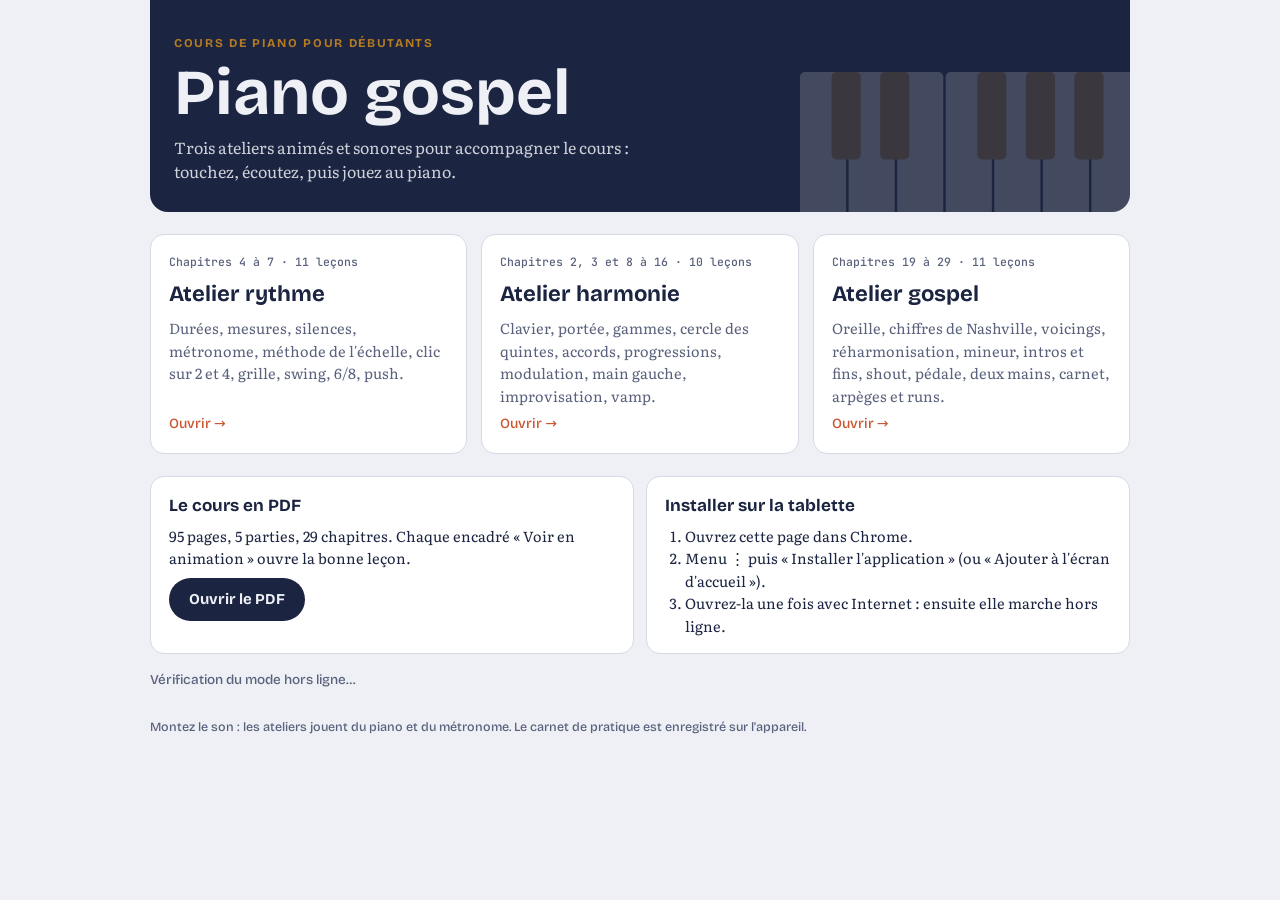
<file: index.html>
<!doctype html>
<html lang="fr">
<head>
<meta charset="utf-8">
<meta name="viewport" content="width=device-width, initial-scale=1, viewport-fit=cover">
<title>Piano gospel</title>
<meta name="description" content="Cours de piano gospel pour débutants : ateliers animés et sonores.">
<meta name="theme-color" content="#1B2440">
<link rel="manifest" href="manifest.webmanifest">
<link rel="icon" href="icons/icon-192.png" type="image/png">
<link rel="apple-touch-icon" href="icons/apple-touch-icon.png">
<meta name="mobile-web-app-capable" content="yes">
<meta name="apple-mobile-web-app-capable" content="yes">
<meta name="apple-mobile-web-app-title" content="Piano gospel">
<link rel="stylesheet" href="fonts/fonts.css">

<style>*{box-sizing:border-box}html{-webkit-text-size-adjust:100%}
:root{padding-top:env(safe-area-inset-top,0px);padding-bottom:env(safe-area-inset-bottom,0px)}
body{margin:0;font-size:14px}img{max-width:100%}[hidden]{display:none!important}
.appbar{display:flex;align-items:center;gap:10px;padding-block:12px 0;font-family:var(--f-display);font-size:14px}
.appbar a{color:var(--ink);text-decoration:none;border:1.5px solid var(--line);border-radius:999px;padding:6px 14px;background:var(--surface)}
.appbar a:focus-visible{outline:2px solid var(--gold);outline-offset:2px}
:root{
  --bg:#EEF0F5; --surface:#FFFFFF; --ink:#1B2440; --muted:#59617C; --line:#D5D9E4; --soft:#E4E7EF;
  --gold:#B47B22; --gold-soft:#F3E3C4; --coral:#C9542E; --coral-soft:#F7DACD; --teal:#2B766F; --teal-soft:#D3EAE6;
  --violet:#5B4B8A; --violet-soft:#E2DCF0; --key:#1B2440;
  --f-display:"Bricolage Grotesque", "Trebuchet MS", system-ui, sans-serif;
  --f-body:"Literata", Georgia, "Times New Roman", serif;
  --f-mono:"JetBrains Mono", ui-monospace, "SFMono-Regular", Menlo, monospace;
}
@media (prefers-color-scheme: dark){:root:not([data-theme="light"]){
  --bg:#0F1320; --surface:#171E30; --ink:#E7EAF3; --muted:#9AA2BC; --line:#2B3452; --soft:#20283D;
  --gold:#E2AB4E; --gold-soft:#3A3020; --coral:#EF7C55; --coral-soft:#43281F; --teal:#55B6AA; --teal-soft:#183531;
  --violet:#A493DD; --violet-soft:#2A2545; --key:#E7EAF3; color-scheme:dark}}
:root[data-theme="dark"]{
  --bg:#0F1320; --surface:#171E30; --ink:#E7EAF3; --muted:#9AA2BC; --line:#2B3452; --soft:#20283D;
  --gold:#E2AB4E; --gold-soft:#3A3020; --coral:#EF7C55; --coral-soft:#43281F; --teal:#55B6AA; --teal-soft:#183531;
  --violet:#A493DD; --violet-soft:#2A2545; --key:#E7EAF3; color-scheme:dark}

body{background:var(--bg);color:var(--ink);font-family:var(--f-body);font-size:16px;line-height:1.55;
  padding-left:max(16px,env(safe-area-inset-left,0px));padding-right:max(16px,env(safe-area-inset-right,0px));padding-block:0 40px}
.wrap{max-width:980px;margin:0 auto}
.hero{background:var(--ink);color:var(--bg);border-radius:0 0 18px 18px;padding:34px 24px 28px;margin:0 -16px;position:relative;overflow:hidden}
@media (min-width:1012px){.hero{margin:0}}
.hero .eb{font-family:var(--f-display);font-size:12px;letter-spacing:.14em;text-transform:uppercase;color:var(--gold);font-weight:700}
.hero h1{font-family:var(--f-display);font-weight:700;font-size:clamp(38px,8vw,64px);line-height:1;margin:8px 0 10px}
.hero p{margin:0;max-width:52ch;opacity:.85}
.hero .kb{position:absolute;right:-10px;bottom:-6px;width:min(46%,340px);opacity:.18}
.grid{display:grid;grid-template-columns:repeat(auto-fit,minmax(260px,1fr));gap:14px;margin-top:22px}
.tile{display:flex;flex-direction:column;gap:6px;background:var(--surface);border:1px solid var(--line);border-radius:14px;padding:18px;text-decoration:none;color:var(--ink);min-height:170px}
.tile:hover,.tile:focus-visible{border-color:var(--gold);outline:none}
.tile small{font-family:var(--f-mono);font-size:11.5px;color:var(--muted)}
.tile b{font-family:var(--f-display);font-size:22px}
.tile span{font-size:14.5px;color:var(--muted)}
.tile i{font-style:normal;font-family:var(--f-display);font-size:14px;color:var(--coral);margin-top:auto}
.row{display:flex;flex-wrap:wrap;gap:12px;margin-top:22px;align-items:stretch}
.card{flex:1 1 280px;background:var(--surface);border:1px solid var(--line);border-radius:14px;padding:16px 18px;min-width:0}
.card h2{font-family:var(--f-display);font-size:17px;margin:0 0 6px}
.card ol{margin:0;padding-left:20px;font-size:14.5px}
.btn{font-family:var(--f-display);font-weight:700;font-size:15px;border:0;border-radius:999px;padding:10px 20px;cursor:pointer;background:var(--ink);color:var(--bg);display:inline-flex;align-items:center;gap:8px;text-decoration:none;margin-top:8px}
.btn.ghost{background:transparent;color:var(--ink);border:1.5px solid var(--line)}
.status{font-family:var(--f-display);font-size:13.5px;color:var(--muted);margin-top:16px}
.status b{color:var(--teal)}
footer{margin-top:26px;font-family:var(--f-display);font-size:12.5px;color:var(--muted)}
</style>
</head>
<body>
<div class="wrap">
<section class="hero">
  <div class="eb">Cours de piano pour débutants</div>
  <h1>Piano gospel</h1>
  <p>Trois ateliers animés et sonores pour accompagner le cours : touchez, écoutez, puis jouez au piano.</p>
  <svg class="kb" viewBox="0 0 140 60" aria-hidden="true"><g fill="#F7F2E8">
    <rect x="0" y="0" width="19" height="60" rx="2"/><rect x="20" y="0" width="19" height="60" rx="2"/><rect x="40" y="0" width="19" height="60" rx="2"/><rect x="60" y="0" width="19" height="60" rx="2"/><rect x="80" y="0" width="19" height="60" rx="2"/><rect x="100" y="0" width="19" height="60" rx="2"/><rect x="120" y="0" width="19" height="60" rx="2"/></g>
    <g fill="#C8923A"><rect x="13" y="0" width="12" height="36" rx="2"/><rect x="33" y="0" width="12" height="36" rx="2"/><rect x="73" y="0" width="12" height="36" rx="2"/><rect x="93" y="0" width="12" height="36" rx="2"/><rect x="113" y="0" width="12" height="36" rx="2"/></g></svg>
</section>
<div class="grid">
  <a class="tile" href="rythme.html"><small>Chapitres 4 à 7 · 11 leçons</small><b>Atelier rythme</b><span>Durées, mesures, silences, métronome, méthode de l'échelle, clic sur 2 et 4, grille, swing, 6/8, push.</span><i>Ouvrir →</i></a>
  <a class="tile" href="harmonie.html"><small>Chapitres 2, 3 et 8 à 16 · 10 leçons</small><b>Atelier harmonie</b><span>Clavier, portée, gammes, cercle des quintes, accords, progressions, modulation, main gauche, improvisation, vamp.</span><i>Ouvrir →</i></a>
  <a class="tile" href="gospel.html"><small>Chapitres 19 à 29 · 11 leçons</small><b>Atelier gospel</b><span>Oreille, chiffres de Nashville, voicings, réharmonisation, mineur, intros et fins, shout, pédale, deux mains, carnet, arpèges et runs.</span><i>Ouvrir →</i></a>
</div>
<div class="row">
  <div class="card"><h2>Le cours en PDF</h2><p style="margin:0;font-size:14.5px">95 pages, 5 parties, 29 chapitres. Chaque encadré « Voir en animation » ouvre la bonne leçon.</p>
    <a class="btn" href="cours/Piano_gospel_cours_debutants.pdf">Ouvrir le PDF</a></div>
  <div class="card"><h2>Installer sur la tablette</h2>
    <ol><li>Ouvrez cette page dans Chrome.</li><li>Menu ⋮ puis « Installer l'application » (ou « Ajouter à l'écran d'accueil »).</li><li>Ouvrez-la une fois avec Internet : ensuite elle marche hors ligne.</li></ol>
    <button class="btn" id="install" type="button" hidden>Installer maintenant</button></div>
</div>
<p class="status" id="status">Vérification du mode hors ligne…</p>
<footer>Montez le son : les ateliers jouent du piano et du métronome. Le carnet de pratique est enregistré sur l'appareil.</footer>
</div>
<script>
let deferred = null;
addEventListener("beforeinstallprompt", e => { e.preventDefault(); deferred = e; document.getElementById("install").hidden = false; });
document.getElementById("install").onclick = async () => { if (!deferred) return; deferred.prompt(); await deferred.userChoice; deferred = null; document.getElementById("install").hidden = true; };
const st = document.getElementById("status");
const pre = matchMedia("(display-mode: standalone)").matches ? "<b>Application installée.</b> " : "";
if ("serviceWorker" in navigator) {
  navigator.serviceWorker.register("sw.js").then(() => navigator.serviceWorker.ready).then(() => {
    st.innerHTML = pre + "<b>Prête hors ligne :</b> les trois ateliers fonctionnent sans Internet.";
  }).catch(() => { st.textContent = "Le mode hors ligne n'est pas disponible dans ce navigateur."; });
} else st.textContent = "Le mode hors ligne n'est pas disponible dans ce navigateur.";
</script>
</body>
</html>
</file>
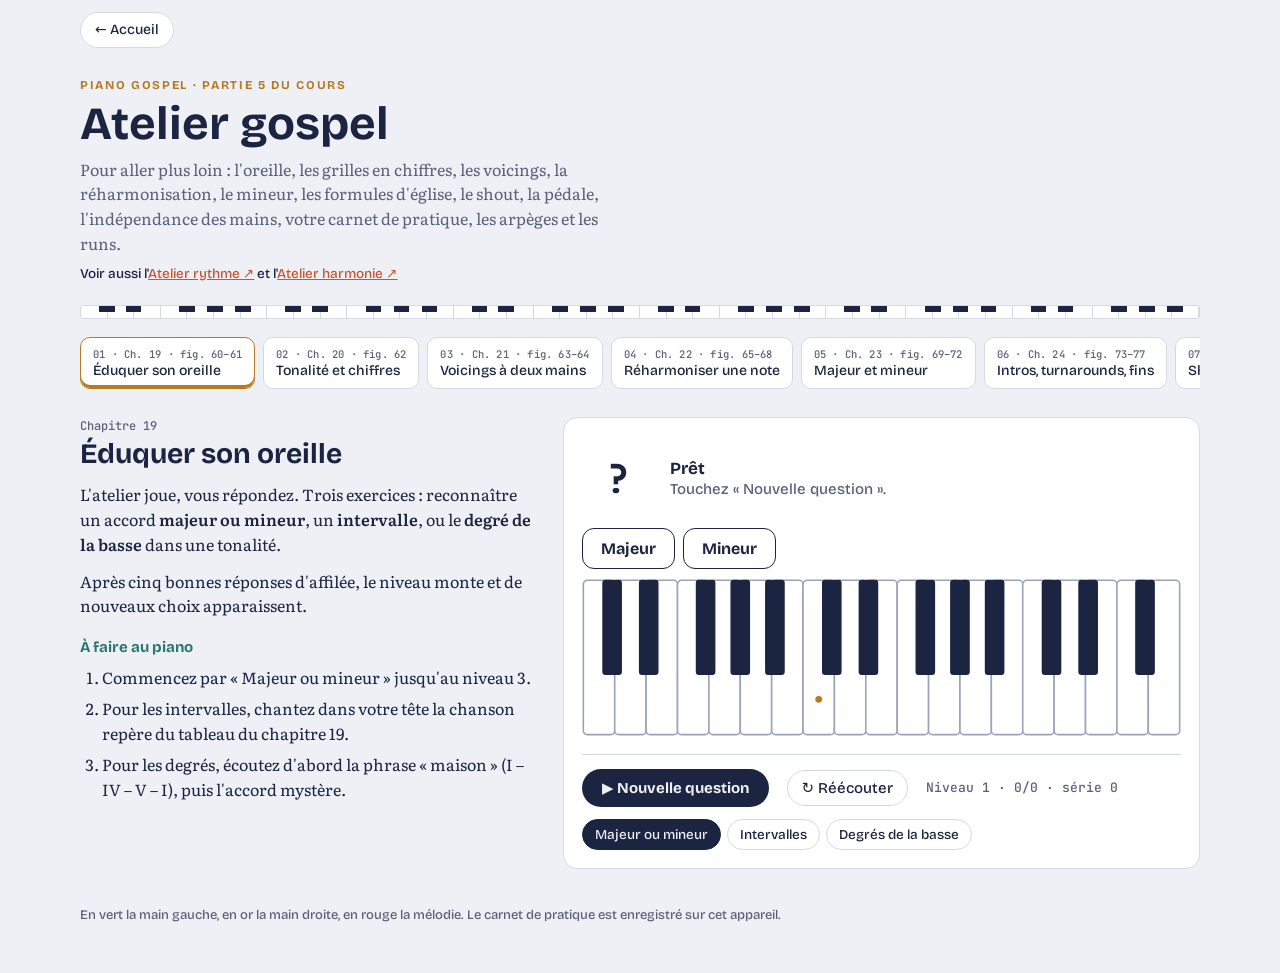
<file: gospel.html>
<!doctype html>
<html lang="fr">
<head>
<meta charset="utf-8">
<meta name="viewport" content="width=device-width, initial-scale=1, viewport-fit=cover">
<title>Atelier gospel · Piano gospel</title>
<meta name="description" content="Cours de piano gospel pour débutants : ateliers animés et sonores.">
<meta name="theme-color" content="#1B2440">
<link rel="manifest" href="manifest.webmanifest">
<link rel="icon" href="icons/icon-192.png" type="image/png">
<link rel="apple-touch-icon" href="icons/apple-touch-icon.png">
<meta name="mobile-web-app-capable" content="yes">
<meta name="apple-mobile-web-app-capable" content="yes">
<meta name="apple-mobile-web-app-title" content="Piano gospel">
<link rel="stylesheet" href="fonts/fonts.css">

<style>*{box-sizing:border-box}html{-webkit-text-size-adjust:100%}
:root{padding-top:env(safe-area-inset-top,0px);padding-bottom:env(safe-area-inset-bottom,0px)}
body{margin:0;font-size:14px}img{max-width:100%}[hidden]{display:none!important}
.appbar{display:flex;align-items:center;gap:10px;padding-block:12px 0;font-family:var(--f-display);font-size:14px}
.appbar a{color:var(--ink);text-decoration:none;border:1.5px solid var(--line);border-radius:999px;padding:6px 14px;background:var(--surface)}
.appbar a:focus-visible{outline:2px solid var(--gold);outline-offset:2px}

/* Mise en page (gospel) : en-tête + bande clavier, menu des leçons défilant, puis leçon en deux colonnes (texte | scène animée) qui s'empilent sur téléphone. */
:root{
  --bg:#EEF0F5; --surface:#FFFFFF; --ink:#1B2440; --muted:#59617C; --line:#D5D9E4; --soft:#E4E7EF;
  --gold:#B47B22; --gold-soft:#F3E3C4; --coral:#C9542E; --coral-soft:#F7DACD; --teal:#2B766F; --teal-soft:#D3EAE6;
  --violet:#5B4B8A; --violet-soft:#E2DCF0; --key:#1B2440;
  --keyw:#FFFFFF; --keyb:#1B2440; --keyline:#9AA2BC; --keytext:#59617C;
  --f-display:"Bricolage Grotesque", "Trebuchet MS", system-ui, sans-serif;
  --f-body:"Literata", Georgia, "Times New Roman", serif;
  --f-mono:"JetBrains Mono", ui-monospace, "SFMono-Regular", Menlo, monospace;
}
@media (prefers-color-scheme: dark){:root:not([data-theme="light"]){
  --bg:#0F1320; --surface:#171E30; --ink:#E7EAF3; --muted:#9AA2BC; --line:#2B3452; --soft:#20283D;
  --gold:#E2AB4E; --gold-soft:#3A3020; --coral:#EF7C55; --coral-soft:#43281F; --teal:#55B6AA; --teal-soft:#183531;
  --violet:#A493DD; --violet-soft:#2A2545; --key:#E7EAF3;
  --keyw:#E4E7EF; --keyb:#0A0D16; --keyline:#4A5370; --keytext:#3A4258; color-scheme:dark}}
:root[data-theme="dark"]{
  --bg:#0F1320; --surface:#171E30; --ink:#E7EAF3; --muted:#9AA2BC; --line:#2B3452; --soft:#20283D;
  --gold:#E2AB4E; --gold-soft:#3A3020; --coral:#EF7C55; --coral-soft:#43281F; --teal:#55B6AA; --teal-soft:#183531;
  --violet:#A493DD; --violet-soft:#2A2545; --key:#E7EAF3;
  --keyw:#E4E7EF; --keyb:#0A0D16; --keyline:#4A5370; --keytext:#3A4258; color-scheme:dark}
*{box-sizing:border-box}
body{background:var(--bg);color:var(--ink);font-family:var(--f-body);font-size:16px;line-height:1.55;
  padding-left:max(16px,env(safe-area-inset-left,0px));padding-right:max(16px,env(safe-area-inset-right,0px));padding-block:0 48px}
.wrap{max-width:1120px;margin:0 auto}
header{padding-block:28px 0}
.eyebrow{font-family:var(--f-display);font-size:12px;letter-spacing:.14em;text-transform:uppercase;color:var(--gold);font-weight:700}
h1{font-family:var(--f-display);font-weight:700;font-size:clamp(30px,5vw,46px);line-height:1.05;margin:6px 0 8px;text-wrap:balance}
.sub{color:var(--muted);max-width:62ch;margin:0}
.keys{height:14px;margin-top:20px;border-radius:3px;
  background:
   repeating-linear-gradient(90deg,transparent 0 calc(100%/42*1 - 1px),var(--line) calc(100%/42*1 - 1px) calc(100%/42*1)),
   var(--surface);border:1px solid var(--line);position:relative;overflow:hidden}
.keys::after{content:"";position:absolute;inset:0 0 45% 0;
  background:repeating-linear-gradient(90deg,
   transparent 0 1.6%, var(--key) 1.6% 3.0%, transparent 3.0% 4.0%, var(--key) 4.0% 5.4%, transparent 5.4% 8.8%,
   var(--key) 8.8% 10.2%, transparent 10.2% 11.3%, var(--key) 11.3% 12.7%, transparent 12.7% 13.8%, var(--key) 13.8% 15.2%, transparent 15.2% 16.67%)}
nav{margin-top:18px;overflow-x:auto;scrollbar-width:thin;padding-bottom:6px}
nav ol{list-style:none;display:flex;gap:8px;margin:0;padding:0;width:max-content}
nav a{display:flex;flex-direction:column;gap:1px;text-decoration:none;color:var(--ink);background:var(--surface);
  border:1px solid var(--line);border-radius:10px;padding:8px 12px;min-width:118px}
nav a small{font-family:var(--f-mono);font-size:10.5px;color:var(--muted);letter-spacing:.02em}
nav a span{font-family:var(--f-display);font-weight:500;font-size:14px;line-height:1.2}
nav a[aria-current="page"]{border-color:var(--gold);box-shadow:inset 0 -3px 0 var(--gold)}
nav a:focus-visible,button:focus-visible,input:focus-visible,select:focus-visible{outline:2px solid var(--gold);outline-offset:2px}
main{display:grid;grid-template-columns:minmax(0,5fr) minmax(0,7fr);gap:28px;margin-top:22px;align-items:start}
@media (max-width:860px){main{grid-template-columns:minmax(0,1fr)}}
.text{min-width:0}
.text .ref{font-family:var(--f-mono);font-size:12px;color:var(--muted)}
.text h2{font-family:var(--f-display);font-weight:700;font-size:28px;line-height:1.1;margin:4px 0 12px;text-wrap:balance}
.text p{margin:0 0 12px;max-width:62ch}
.text h3{font-family:var(--f-display);font-size:15px;font-weight:700;margin:18px 0 6px;color:var(--teal)}
.text ol{margin:0;padding-left:22px}
.text li{margin-bottom:6px}
.legend{display:flex;flex-wrap:wrap;gap:10px 16px;font-size:13px;color:var(--muted);margin-top:14px;font-family:var(--f-display)}
.legend i{display:inline-block;width:22px;height:12px;border-radius:3px;vertical-align:-1px;margin-right:6px}
.stage{background:var(--surface);border:1px solid var(--line);border-radius:14px;padding:18px;min-width:0}
.readout{display:flex;align-items:center;gap:16px;min-height:86px}
.big{font-family:var(--f-mono);font-weight:700;font-size:56px;line-height:1;min-width:2.6ch;text-align:center;color:var(--ink);transition:transform .06s}
.big.dim{color:var(--muted);opacity:.55}
.big.pulse{transform:scale(1.12)}
.state{font-family:var(--f-display);font-size:15px;color:var(--muted);line-height:1.3}
.state b{color:var(--ink);font-weight:700;display:block;font-size:17px}
.tracks{margin-top:12px;display:flex;flex-direction:column;gap:10px}
.lname{font-family:var(--f-display);font-size:12px;letter-spacing:.06em;text-transform:uppercase;color:var(--muted);margin-bottom:4px;display:flex;justify-content:space-between}
.lbody{position:relative;height:46px;background:var(--soft);border-radius:8px;overflow:hidden}
.lbody.short{height:34px}
.gl{position:absolute;top:0;bottom:0;width:1px;background:var(--line)}
.gl.beat{background:color-mix(in srgb,var(--muted) 45%,transparent)}
.gl.bar{width:2px;background:var(--ink);opacity:.55}
.blk{position:absolute;top:7px;bottom:7px;border-radius:6px;background:var(--teal-soft);border:1.5px solid var(--teal);
  display:flex;align-items:center;padding-left:16px;font-family:var(--f-display);font-size:12px;color:var(--ink);white-space:nowrap;overflow:hidden;transition:background .08s}
.blk::before{content:"";position:absolute;left:4px;top:50%;width:9px;height:9px;margin-top:-4.5px;border-radius:50%;background:var(--teal)}
.blk.on{background:color-mix(in srgb,var(--teal) 38%,var(--surface))}
.blk.hit::before{transform:scale(1.7)}
.blk.c2{background:var(--gold-soft);border-color:var(--gold)} .blk.c2::before{background:var(--gold)} .blk.c2.on{background:color-mix(in srgb,var(--gold) 40%,var(--surface))}
.blk.c3{background:var(--violet-soft);border-color:var(--violet)} .blk.c3::before{background:var(--violet)} .blk.c3.on{background:color-mix(in srgb,var(--violet) 40%,var(--surface))}
.blk.c4{background:var(--coral-soft);border-color:var(--coral)} .blk.c4::before{background:var(--coral)} .blk.c4.on{background:color-mix(in srgb,var(--coral) 40%,var(--surface))}
.blk.rest{background:repeating-linear-gradient(135deg,transparent 0 6px,color-mix(in srgb,var(--muted) 22%,transparent) 6px 8px);border:1.5px dashed var(--muted);color:var(--muted);padding-left:6px}
.blk.rest::before{display:none}
.blk.rest.on{background:repeating-linear-gradient(135deg,transparent 0 6px,color-mix(in srgb,var(--muted) 40%,transparent) 6px 8px)}
.blk .tie{position:absolute;top:2px;bottom:2px;border-left:2px dotted var(--teal)}
.acc{position:absolute;top:-1px;font-family:var(--f-mono);font-weight:700;font-size:13px;color:var(--coral);transform:translateX(-2px)}
.ph{position:absolute;top:0;bottom:0;width:2px;background:var(--coral);left:0;will-change:transform;pointer-events:none;opacity:0}
.playing .ph{opacity:1}
.syl{display:flex;margin-top:2px;position:relative}
.syl span{flex:1 1 0;min-width:0;text-align:center;font-family:var(--f-mono);font-size:12px;color:var(--muted);padding:4px 0;border-radius:5px}
.syl span.b{color:var(--ink);font-weight:700}
.syl span.on{background:var(--gold);color:#fff}
.controls{display:flex;flex-wrap:wrap;gap:12px 18px;align-items:center;margin-top:16px;padding-top:14px;border-top:1px solid var(--line)}
.btn{font-family:var(--f-display);font-weight:700;font-size:15px;border:0;border-radius:999px;padding:10px 20px;cursor:pointer;background:var(--ink);color:var(--bg);display:inline-flex;align-items:center;gap:8px}
.btn.ghost{background:transparent;color:var(--ink);border:1.5px solid var(--line);font-weight:500;padding:8px 14px}
.btn.ok{background:var(--teal);color:#fff}
.btn.ko{background:transparent;color:var(--coral);border:1.5px solid var(--coral)}
.tempo{display:flex;align-items:center;gap:10px;flex:1 1 240px;min-width:0}
.tempo input{flex:1;min-width:0;accent-color:var(--gold)}
.tempo output{font-family:var(--f-mono);font-size:14px;white-space:nowrap}
.chips{display:flex;flex-wrap:wrap;gap:6px;width:100%}
.chips button{font-family:var(--f-display);font-size:13.5px;border:1.5px solid var(--line);background:transparent;color:var(--ink);border-radius:999px;padding:6px 12px;cursor:pointer}
.chips button[aria-pressed="true"]{background:var(--ink);color:var(--bg);border-color:var(--ink)}
.toggles{display:flex;flex-wrap:wrap;gap:6px 14px;font-family:var(--f-display);font-size:13.5px;color:var(--muted)}
.toggles label{display:flex;gap:6px;align-items:center;cursor:pointer}
.toggles input{accent-color:var(--gold)}
.note{font-size:13.5px;color:var(--muted);margin-top:10px;font-family:var(--f-display)}
/* métronome */
.metro{display:grid;grid-template-columns:auto minmax(0,1fr);gap:22px;align-items:center}
@media (max-width:520px){.metro{grid-template-columns:minmax(0,1fr)} .metro svg{margin:0 auto}}
.metro svg{width:170px;height:auto;display:block}
.bpm{font-family:var(--f-mono);font-weight:700;font-size:58px;line-height:1}
.bpm small{font-size:15px;color:var(--muted);font-weight:500;margin-left:6px}
.tname{font-family:var(--f-display);font-size:18px;margin-top:2px}
.zone{font-size:13px;color:var(--violet);font-family:var(--f-display);min-height:20px}
.dots{display:flex;gap:10px;margin-top:14px}
.dots span{width:26px;height:26px;border-radius:50%;border:2px solid var(--line);display:grid;place-items:center;font-family:var(--f-mono);font-size:12px;color:var(--muted)}
.dots span.on{background:var(--coral);border-color:var(--coral);color:#fff}
.dots span.first.on{background:var(--gold);border-color:var(--gold)}
.row{display:flex;flex-wrap:wrap;gap:8px;align-items:center;margin-top:12px}
select{font-family:var(--f-display);font-size:14px;padding:6px 8px;border-radius:8px;border:1.5px solid var(--line);background:var(--surface);color:var(--ink)}
/* échelle */
.ladder{display:flex;align-items:flex-end;gap:6px;height:150px;margin-top:8px}
.ladder div{flex:1 1 0;min-width:0;background:var(--teal-soft);border-radius:5px 5px 0 0;position:relative;display:flex;justify-content:center}
.ladder div span{position:absolute;top:-20px;font-family:var(--f-mono);font-size:11px;color:var(--muted)}
.ladder div.done{background:var(--teal)}
.ladder div.cur{background:var(--gold)}
.ladder div.cur span{color:var(--ink);font-weight:700}
.pips{display:flex;gap:8px;align-items:center;font-family:var(--f-display);font-size:14px;color:var(--muted)}
.pips i{width:16px;height:16px;border-radius:50%;border:2px solid var(--teal);display:inline-block}
.pips i.on{background:var(--teal)}
.msg{font-family:var(--f-display);font-size:15px;min-height:24px;margin-top:10px}
.fields{display:flex;flex-wrap:wrap;gap:10px 16px;font-family:var(--f-display);font-size:13.5px;color:var(--muted)}
.fields label{display:flex;flex-direction:column;gap:3px}
.fields input{width:90px;font-family:var(--f-mono);font-size:14px;padding:5px 8px;border-radius:8px;border:1.5px solid var(--line);background:var(--surface);color:var(--ink)}
footer{margin-top:36px;font-size:13px;color:var(--muted);font-family:var(--f-display)}
@media (prefers-reduced-motion:reduce){.big{transition:none}.blk{transition:none}}
/* clavier SVG */
.kb{width:100%;height:auto;display:block;touch-action:manipulation;user-select:none;-webkit-user-select:none}
.kb .w{fill:var(--keyw);stroke:var(--keyline);stroke-width:1.2;cursor:pointer}
.kb .b{fill:var(--keyb);stroke:var(--keyb);cursor:pointer}
.kb .w.l-gold{fill:var(--gold)} .kb .b.l-gold{fill:var(--gold)}
.kb .w.l-coral{fill:var(--coral)} .kb .b.l-coral{fill:var(--coral)}
.kb .w.l-teal{fill:var(--teal)} .kb .b.l-teal{fill:var(--teal)}
.kb .w.l-violet{fill:var(--violet)} .kb .b.l-violet{fill:var(--violet)}
.kb .w.l-soft{fill:var(--gold-soft)} .kb .b.l-soft{fill:color-mix(in srgb,var(--gold) 55%,var(--keyb))}
.kb .w.l-tsoft{fill:var(--teal-soft)} .kb .b.l-tsoft{fill:color-mix(in srgb,var(--teal) 60%,var(--keyb))}
.kb .w.l-dim{fill:color-mix(in srgb,var(--keyw) 70%,var(--line))}
.kb text{font-family:var(--f-mono);font-size:9px;fill:var(--keytext);pointer-events:none;text-anchor:middle}
.kb text.on{fill:#fff;font-weight:700}
.kb text.bt{fill:#fff;font-size:7.5px}
.kb .mid{fill:var(--gold)}
.kbwrap{overflow-x:auto;margin-top:10px}
.kbwrap .kb{min-width:520px}
.score{font-family:var(--f-mono);font-size:13px;color:var(--muted)}
.fb{font-family:var(--f-display);font-size:17px;min-height:26px}
.fb.ok{color:var(--teal)} .fb.ko{color:var(--coral)}
.chords{display:flex;flex-wrap:wrap;gap:8px;margin-top:12px}
.chords button,.chord{font-family:var(--f-display);border:1.5px solid var(--line);background:var(--surface);color:var(--ink);border-radius:10px;padding:6px 12px;cursor:pointer;display:flex;flex-direction:column;align-items:center;min-width:64px;line-height:1.15}
.chords button b,.chord b{font-size:17px}
.chords button small,.chord small{font-family:var(--f-mono);font-size:11px;color:var(--muted)}
.chords .on{border-color:var(--gold);background:var(--gold-soft)}
.steps{display:flex;flex-wrap:wrap;gap:4px 6px;align-items:center;margin-top:12px;font-family:var(--f-display)}
.steps .n{font-weight:700;padding:3px 8px;border-radius:6px;background:var(--soft)}
.steps .n.on{background:var(--gold);color:#fff}
.steps .i{font-family:var(--f-mono);font-size:12px;color:var(--teal)}
.steps .i.half{color:var(--coral);font-weight:700}
.staff{width:100%;max-width:520px;height:auto;display:block;margin:0 auto}
.staff line{stroke:var(--ink);stroke-width:1.2}
.staff .clef{font-family:"Noto Music","Bravura","Segoe UI Symbol",serif;fill:var(--ink)}
.staff .nh{fill:var(--ink)}
.staff .nh.ok{fill:var(--teal)} .staff .nh.ko{fill:var(--coral)}
.staff text.acc{font-family:"Noto Music","Segoe UI Symbol",serif;font-size:22px;fill:var(--ink)}
.staff text.lab{font-family:var(--f-display);font-size:11px;fill:var(--muted)}
.circle{width:100%;max-width:420px;height:auto;display:block;margin:0 auto}
.circle path{stroke:var(--surface);stroke-width:2;cursor:pointer}
.circle .maj{fill:var(--soft)} .circle .min{fill:color-mix(in srgb,var(--soft) 60%,var(--line))}
.circle .fam1{fill:var(--gold-soft)} .circle .fam2{fill:var(--teal-soft)} .circle .fam3{fill:var(--violet-soft)}
.circle .play{fill:var(--gold)}
.circle text{font-family:var(--f-display);fill:var(--ink);pointer-events:none;text-anchor:middle;dominant-baseline:central}
.circle text.sig{font-family:var(--f-mono);font-size:10px;fill:var(--muted)}
.circle text.deg{font-family:var(--f-mono);font-size:10px;font-weight:700;fill:var(--coral)}
.kv{display:grid;grid-template-columns:auto minmax(0,1fr);gap:4px 14px;font-size:14.5px;margin-top:12px}
.kv dt{font-family:var(--f-display);color:var(--muted)}
.kv dd{margin:0}
.levels{display:grid;grid-template-columns:repeat(4,minmax(0,1fr));gap:6px;margin-top:12px}
.levels button{font-family:var(--f-display);border:1.5px solid var(--line);background:transparent;color:var(--ink);border-radius:10px;padding:8px 6px;cursor:pointer;font-size:13px;line-height:1.2}
.levels button b{display:block;font-size:20px;font-family:var(--f-mono)}
.levels button[aria-pressed="true"]{background:var(--ink);color:var(--bg);border-color:var(--ink)}
.keyhint{font-family:var(--f-mono);font-size:12px;color:var(--muted)}
kbd{font-family:var(--f-mono);font-size:12px;border:1px solid var(--line);border-bottom-width:2px;border-radius:4px;padding:0 5px;background:var(--surface)}
.cross{font-family:var(--f-display);font-size:13.5px;margin-top:8px}
.cross a{color:var(--coral)}
.sth{font-family:var(--f-display);font-size:16px;margin:4px 0 8px;color:var(--ink)}
.answers{display:flex;flex-wrap:wrap;gap:8px;margin-top:6px}
.answers button{font-family:var(--f-display);font-size:16px;font-weight:700;border:1.5px solid var(--ink);background:transparent;color:var(--ink);border-radius:12px;padding:10px 18px;cursor:pointer;min-width:84px}
.answers button:active{background:var(--gold-soft)}
.field{font-family:var(--f-mono);font-size:15px;padding:8px 10px;border-radius:8px;border:1.5px solid var(--line);background:var(--surface);color:var(--ink);width:100%;margin-top:4px}
.chord.bad{border-color:var(--coral)}
.seq{display:flex;flex-direction:column;gap:4px;margin-top:8px}
.seqrow{display:grid;grid-template-columns:minmax(0,9.5rem) repeat(8,minmax(0,1fr));gap:4px;align-items:center}
.seqrow span{font-family:var(--f-display);font-size:12px;color:var(--muted);white-space:nowrap;overflow:hidden;text-overflow:ellipsis}
.seqrow i{height:22px;border-radius:5px;background:var(--soft);border:1px solid var(--line)}
.seqrow i.x{background:var(--teal-soft);border-color:var(--teal)}
.seqrow i.x.rh{background:var(--gold-soft);border-color:var(--gold)}
.seqrow i.x.lh{background:var(--teal-soft)}
.seqrow i.x.sn,.seqrow i.x.kick{background:var(--violet-soft);border-color:var(--violet)}
.seqrow i.now{outline:2px solid var(--coral);outline-offset:1px}
.seqrow i.x.now{background:var(--coral);border-color:var(--coral)}
@media (max-width:520px){.seqrow{grid-template-columns:minmax(0,5.5rem) repeat(8,minmax(0,1fr))}}
.mud{position:absolute;top:4px;bottom:4px;background:color-mix(in srgb,var(--coral) 28%,transparent);border-radius:4px;pointer-events:none}
.stats{display:grid;grid-template-columns:repeat(auto-fit,minmax(110px,1fr));gap:10px;margin-bottom:12px}
.stats div{background:var(--soft);border-radius:10px;padding:10px 12px;display:flex;flex-direction:column}
.stats b{font-family:var(--f-mono);font-size:24px}
.stats span{font-family:var(--f-display);font-size:12px;color:var(--muted)}
.fiche{border:1px solid var(--line);border-radius:10px;padding:10px 12px;margin-bottom:8px;position:relative}
.fh{display:flex;justify-content:space-between;gap:10px;align-items:center;flex-wrap:wrap}
.fh b{font-family:var(--f-display);font-size:16px}
.fm{font-size:13.5px;color:var(--muted);font-family:var(--f-display);margin-top:2px}
.fg{font-family:var(--f-mono);font-size:13px;margin-top:6px;background:var(--soft);border-radius:6px;padding:6px 8px;overflow-x:auto;white-space:nowrap}
.fiche .del{font-family:var(--f-display);font-size:12px;color:var(--coral);background:none;border:0;cursor:pointer;padding:6px 0 0}
details.form{margin:8px 0 6px;border:1px dashed var(--line);border-radius:10px;padding:10px 12px}
details.form summary{cursor:pointer;font-family:var(--f-display);font-weight:700}
details.form .fields{margin:10px 0}
.fields label{flex:0 1 auto}
table.log{width:100%;border-collapse:collapse;font-size:13.5px;margin-top:10px;font-family:var(--f-display)}
table.log th{text-align:left;color:var(--muted);font-weight:500;border-bottom:1px solid var(--line);padding:6px}
table.log td{border-bottom:1px solid var(--line);padding:6px;vertical-align:top}
table.log td:nth-child(2),table.log td:nth-child(4){font-family:var(--f-mono);font-variant-numeric:tabular-nums}
table.log button{background:none;border:0;color:var(--coral);font-size:16px;cursor:pointer}
</style>
</head>
<body>


<div class="wrap">
<div class="appbar"><a href="index.html">← Accueil</a></div>
<header>
  <div class="eyebrow">Piano gospel · partie 5 du cours</div>
  <h1>Atelier gospel</h1>
  <p class="sub">Pour aller plus loin : l'oreille, les grilles en chiffres, les voicings, la réharmonisation, le mineur, les formules d'église, le shout, la pédale, l'indépendance des mains, votre carnet de pratique, les arpèges et les runs.</p>
  <p class="cross">Voir aussi l'<a href="rythme.html" >Atelier rythme ↗</a> et l'<a href="harmonie.html" >Atelier harmonie ↗</a></p>
  <div class="keys" aria-hidden="true"></div>
  <nav aria-label="Leçons"><ol id="nav"></ol></nav>
</header>
<main id="main"></main>
<footer>En vert la main gauche, en or la main droite, en rouge la mélodie. Le carnet de pratique est enregistré sur cet appareil.</footer>
</div>

<script>
/* ------------------------------------------------------------------ audio */
const AU = {
  ctx: null, out: null,
  ensure() {
    if (!this.ctx) {
      const C = window.AudioContext || window.webkitAudioContext;
      this.ctx = new C();
      const comp = this.ctx.createDynamicsCompressor();
      this.out = this.ctx.createGain();
      this.out.gain.value = 0.85;
      this.out.connect(comp); comp.connect(this.ctx.destination);
    }
    if (this.ctx.state === "suspended") this.ctx.resume();
    return this.ctx;
  },
  click(t, lvl) {
    const c = this.ctx, o = c.createOscillator(), g = c.createGain();
    o.type = "sine"; o.frequency.value = [880, 1250, 1760][lvl];
    const v = [0.16, 0.42, 0.65][lvl];
    g.gain.setValueAtTime(0.0001, t);
    g.gain.exponentialRampToValueAtTime(v, t + 0.002);
    g.gain.exponentialRampToValueAtTime(0.0001, t + 0.055);
    o.connect(g); g.connect(this.out); o.start(t); o.stop(t + 0.07);
  },
  note(t, freqs, dur, vel) {
    const c = this.ctx, len = Math.min(Math.max(dur, 0.12), 14);
    for (const f of freqs) {
      for (const [type, mult, amp] of [["triangle", 1, 1], ["sine", 2, 0.22]]) {
        const o = c.createOscillator(), g = c.createGain();
        o.type = type; o.frequency.value = f * mult;
        const a = vel * amp / Math.sqrt(freqs.length);
        g.gain.setValueAtTime(0.0001, t);
        g.gain.exponentialRampToValueAtTime(a, t + 0.006);
        g.gain.exponentialRampToValueAtTime(a * 0.4, t + 0.16);
        g.gain.exponentialRampToValueAtTime(a * 0.14, t + Math.max(0.2, len - 0.03));
        g.gain.exponentialRampToValueAtTime(0.0001, t + len + 0.06);
        o.connect(g); g.connect(this.out); o.start(t); o.stop(t + len + 0.08);
      }
    }
  }
};

/* ------------------------------------------------------------- transport */
class Transport {
  constructor() { this.on = false; this.timers = []; }
  start(cfg) {
    this.stop(true);
    const c = AU.ensure();
    this.cfg = cfg; this.spb = 60 / cfg.bpm; this.P = cfg.pre ? cfg.pre.len : 0;
    this.t0 = c.currentTime + 0.15; this.k = 0; this.i = 0; this.pi = 0; this.on = true;
    this.ev = [...cfg.events].sort((a, b) => a.t - b.t);
    this.pev = cfg.pre ? [...cfg.pre.events].sort((a, b) => a.t - b.t) : [];
    this.timer = setInterval(() => this.tick(), 25);
    this.tick();
    const draw = () => {
      if (!this.on) return;
      const p = (AU.ctx.currentTime - this.t0) / this.spb - this.P;
      if (cfg.frame) cfg.frame(p < 0 ? p : p % cfg.L, p);
      this.raf = requestAnimationFrame(draw);
    };
    this.raf = requestAnimationFrame(draw);
  }
  at(time, fn) {
    const ms = Math.max(0, (time - AU.ctx.currentTime) * 1000);
    this.timers.push(setTimeout(() => { if (this.on) fn(); }, ms));
    if (this.timers.length > 400) this.timers = this.timers.slice(-200);
  }
  tick() {
    const c = AU.ctx, ahead = c.currentTime + 0.14;
    while (this.pi < this.pev.length) {
      const e = this.pev[this.pi], time = this.t0 + e.t * this.spb;
      if (time > ahead) return;
      if (time >= c.currentTime - 0.03) e.play(time, this.spb, -1);
      this.pi++;
    }
    if (!this.ev.length) return;
    for (let guard = 0; guard < 500; guard++) {
      const e = this.ev[this.i];
      const time = this.t0 + (this.P + this.k * this.cfg.L + e.t) * this.spb;
      if (time > ahead) break;
      if (time >= c.currentTime - 0.03) e.play(time, this.spb, this.k);
      this.i++;
      if (this.i >= this.ev.length) { this.i = 0; this.k++; }
    }
  }
  setBpm(b) {
    if (!this.on) return;
    const c = AU.ctx, p = (c.currentTime - this.t0) / this.spb, ns = 60 / b;
    this.t0 = c.currentTime - p * ns; this.spb = ns;
  }
  stop(silent) {
    const was = this.on;
    this.on = false; clearInterval(this.timer); cancelAnimationFrame(this.raf);
    this.timers.forEach(clearTimeout); this.timers = [];
    if (was && this.cfg && this.cfg.onStop && !silent) this.cfg.onStop();
  }
}
const TR = new Transport();

/* ------------------------------------------------------------- utilitaires */
const $ = (s, el = document) => el.querySelector(s);
const h = (tag, attrs = {}, html = "") => { const e = document.createElement(tag); for (const k in attrs) e.setAttribute(k, attrs[k]); e.innerHTML = html; return e; };
const SVGNS = "http://www.w3.org/2000/svg";
const s = (tag, attrs = {}, txt) => { const e = document.createElementNS(SVGNS, tag); for (const k in attrs) e.setAttribute(k, attrs[k]); if (txt !== undefined) e.textContent = txt; return e; };
const freq = m => 440 * Math.pow(2, (m - 69) / 12);
const play = (midis, dur = 0.9, vel = 0.42, t) => { AU.ensure(); AU.note(t ?? AU.ctx.currentTime + 0.02, midis.map(freq), dur, vel); };
const rnd = a => a[Math.floor(Math.random() * a.length)];

/* ----------------------------------------------------------- solfège */
const LET_FR = ["Do", "Ré", "Mi", "Fa", "Sol", "La", "Si"], LET_EN = ["C", "D", "E", "F", "G", "A", "B"], NAT = [0, 2, 4, 5, 7, 9, 11];
const SHARP_FR = ["Do", "Do♯", "Ré", "Ré♯", "Mi", "Fa", "Fa♯", "Sol", "Sol♯", "La", "La♯", "Si"];
const FLAT_FR = ["Do", "Ré♭", "Ré", "Mi♭", "Mi", "Fa", "Sol♭", "Sol", "La♭", "La", "Si♭", "Si"];
const SHARP_EN = ["C", "C♯", "D", "D♯", "E", "F", "F♯", "G", "G♯", "A", "A♯", "B"];
const ACC = {0: "", 1: "♯", 2: "𝄪", 11: "♭", 10: "𝄫"};
/* tonalités majeures : lettre, demi-tons */
const KEYS = [
  {fr: "Do", en: "C", L: 0, pc: 0}, {fr: "Ré♭", en: "D♭", L: 1, pc: 1}, {fr: "Ré", en: "D", L: 1, pc: 2},
  {fr: "Mi♭", en: "E♭", L: 2, pc: 3}, {fr: "Mi", en: "E", L: 2, pc: 4}, {fr: "Fa", en: "F", L: 3, pc: 5},
  {fr: "Fa♯", en: "F♯", L: 3, pc: 6}, {fr: "Sol", en: "G", L: 4, pc: 7}, {fr: "La♭", en: "A♭", L: 5, pc: 8},
  {fr: "La", en: "A", L: 5, pc: 9}, {fr: "Si♭", en: "B♭", L: 6, pc: 10}, {fr: "Si", en: "B", L: 6, pc: 11}];
const keyByPc = pc => KEYS.find(k => k.pc === ((pc % 12) + 12) % 12);
function spell(key, deg, semis, lang = "en") {
  const L = (key.L + deg) % 7;
  const acc = ((key.pc + semis - NAT[L]) % 12 + 12) % 12;
  return (lang === "fr" ? LET_FR : LET_EN)[L] + (ACC[acc] ?? "?");
}
const MAJ = [0, 2, 4, 5, 7, 9, 11];
function scaleNames(key, lang = "fr") { return MAJ.map((st, d) => spell(key, d, st, lang)); }
function signature(key) {
  const names = scaleNames(key, "fr");
  const sh = names.filter(n => n.includes("♯")), fl = names.filter(n => n.includes("♭"));
  const order = sh.length ? ["Fa♯", "Do♯", "Sol♯", "Ré♯", "La♯", "Mi♯", "Si♯"] : ["Si♭", "Mi♭", "La♭", "Ré♭", "Sol♭", "Do♭", "Fa♭"];
  const list = order.filter(n => names.includes(n));
  if (!list.length) return "aucune altération";
  return `${list.length} ${sh.length ? (list.length > 1 ? "dièses" : "dièse") : (list.length > 1 ? "bémols" : "bémol")} : ${list.join(", ")}`;
}
const Q = {
  maj: {iv: [0, 4, 7], suf: "", fr: "majeur"}, m: {iv: [0, 3, 7], suf: "m", fr: "mineur"},
  dim: {iv: [0, 3, 6], suf: "°", fr: "diminué"}, aug: {iv: [0, 4, 8], suf: "+", fr: "augmenté"},
  sus2: {iv: [0, 2, 7], suf: "sus2", fr: "suspendu 2"}, sus4: {iv: [0, 5, 7], suf: "sus4", fr: "suspendu 4"},
  6: {iv: [0, 4, 7, 9], suf: "6", fr: "sixte"}, maj7: {iv: [0, 4, 7, 11], suf: "maj7", fr: "septième majeure"},
  7: {iv: [0, 4, 7, 10], suf: "7", fr: "septième (dominante)"}, m7: {iv: [0, 3, 7, 10], suf: "m7", fr: "mineur septième"},
  add9: {iv: [0, 4, 7, 14], suf: "add9", fr: "add9"}, dim7: {iv: [0, 3, 6, 9], suf: "°7", fr: "diminué septième"},
  "7sus4": {iv: [0, 5, 7, 10], suf: "7sus4", fr: "7sus4"}};
const IVNAME = {0: "fondamentale", 2: "9 (2)", 3: "tierce mineure", 4: "tierce majeure", 5: "quarte", 6: "quinte diminuée",
  7: "quinte", 8: "quinte augmentée", 9: "sixte", 10: "septième mineure", 11: "septième majeure", 14: "neuvième"};

/* voicing : accord en position serrée le plus proche du précédent */
function voice(pcs, prev, lo = 53, hi = 77, center = 64) {
  let best = null, bestScore = 1e9;
  const n = pcs.length;
  for (let r = 0; r < n; r++) {
    const order = pcs.slice(r).concat(pcs.slice(0, r));
    for (let start = lo; start <= hi - 4; start++) {
      if (((start % 12) + 12) % 12 !== order[0]) continue;
      const v = [start];
      for (let i = 1; i < n; i++) { let m = v[i - 1] + 1; while ((m % 12 + 12) % 12 !== order[i]) m++; v.push(m); }
      if (v[n - 1] > hi) continue;
      let sc;
      if (prev && prev.length) {
        const a = [...v].sort((x, y) => x - y), b = [...prev].sort((x, y) => x - y);
        sc = 0; for (let i = 0; i < Math.max(a.length, b.length); i++) sc += Math.abs((a[Math.min(i, a.length - 1)]) - (b[Math.min(i, b.length - 1)]));
      } else sc = Math.abs(v.reduce((x, y) => x + y, 0) / n - center) * 2;
      sc += (v[n - 1] - v[0] > 12 ? 4 : 0);
      if (sc < bestScore) { bestScore = sc; best = v; }
    }
  }
  return best;
}
const bassNote = (pc, lo = 41) => { let m = lo; while ((m % 12 + 12) % 12 !== ((pc % 12) + 12) % 12) m++; return m; };

/* progressions : [degré (0-6), demi-tons, qualité, temps, degré basse?, demi-tons basse?, chiffrage] */
const PROGS = [
  {id: "145", name: "I – IV – V – I", ch: "11", items: [[0,0,"maj",4,,,"I"],[3,5,"maj",4,,,"IV"],[4,7,"maj",4,,,"V"],[0,0,"maj",4,,,"I"]]},
  {id: "1645", name: "I – vi – IV – V", ch: "11", items: [[0,0,"maj",4,,,"I"],[5,9,"m",4,,,"vi"],[3,5,"maj",4,,,"IV"],[4,7,"maj",4,,,"V"]]},
  {id: "amen", name: "Le « Amen » IV – iv – I", ch: "11", items: [[3,5,"maj",4,,,"IV"],[0,0,"maj",4,,,"I"],[3,5,"maj",2,,,"IV"],[3,5,"m",2,,,"iv"],[0,0,"maj",4,,,"I"]]},
  {id: "251", name: "ii – V – I", ch: "11", items: [[1,2,"m7",4,,,"ii7"],[4,7,"7",4,,,"V7"],[0,0,"maj7",8,,,"Imaj7"]]},
  {id: "gospel", name: "I – I7 – IV – iv – I", ch: "11", items: [[0,0,"maj",4,,,"I"],[0,0,"7",4,,,"I7"],[3,5,"maj",2,,,"IV"],[3,5,"m",2,,,"iv"],[0,0,"maj",4,,,"I"]]},
  {id: "tour", name: "Le tour gospel (accords de passage)", ch: "12", items: [[0,0,"maj",2,,,"I"],[0,0,"maj",2,2,4,"I/3"],[3,5,"maj",2,,,"IV"],[3,6,"dim7",2,,,"♯iv°7"],[0,0,"maj",2,4,7,"I/5"],[5,9,"7",2,,,"VI7"],[1,2,"m7",2,,,"ii7"],[4,7,"7",2,,,"V7"],[0,0,"maj",4,,,"I"]]},
];
function chordName(key, it) {
  const [deg, st, q, , bd, bs] = it;
  let n = spell(key, deg, st) + Q[q].suf;
  if (bd !== undefined && bd !== null) n += "/" + spell(key, bd, bs);
  return n;
}
function realize(key, items, octaveShift = 0) {
  let prev = null; const out = []; let t = 0;
  for (const it of items) {
    const [deg, st, q, d, bd, bs] = it;
    const root = (key.pc + st) % 12;
    const pcs = Q[q].iv.map(i => (root + i) % 12);
    const rh = voice(pcs, prev).map(m => m + octaveShift);
    prev = rh.map(m => m - octaveShift);
    const bpc = bd !== undefined && bd !== null ? (key.pc + bs) % 12 : root;
    out.push({t, d, rh, bass: bassNote(bpc), root: bassNote(root), name: chordName(key, it), rn: it[6], q, it});
    t += d;
  }
  return {chords: out, len: t};
}

/* ------------------------------------------------------------- clavier */
function isBlack(m) { return [1, 3, 6, 8, 10].includes(((m % 12) + 12) % 12); }
function Keyboard(lo, hi, opt = {}) {
  const W = 24, H = 118, BW = 14, BH = 72;
  const whites = []; for (let m = lo; m <= hi; m++) if (!isBlack(m)) whites.push(m);
  const svg = s("svg", {class: "kb", viewBox: `0 0 ${whites.length * W + 2} ${H + 4}`, role: "group", "aria-label": "Clavier"});
  const keys = {}, labels = {};
  let mode = opt.labels || "fr";
  whites.forEach((m, i) => {
    const r = s("rect", {class: "w", x: i * W + 1, y: 1, width: W, height: H, rx: 3, "data-m": m});
    svg.append(r); keys[m] = r;
    const tx = s("text", {x: i * W + 1 + W / 2, y: H - 8});
    svg.append(tx); labels[m] = tx;
    if (m === 60) svg.append(s("circle", {class: "mid", cx: i * W + 1 + W / 2, cy: H - 26, r: 2.6}));
  });
  for (let m = lo + 1; m < hi; m++) if (isBlack(m)) {
    const i = whites.indexOf(m - 1);
    const off = {1: -2, 3: 2, 6: -2.5, 8: 0, 10: 2.5}[m % 12];
    const r = s("rect", {class: "b", x: (i + 1) * W + 1 - BW / 2 + off, y: 1, width: BW, height: BH, rx: 2, "data-m": m});
    svg.append(r); keys[m] = r;
    const bx = (i + 1) * W + 1 + off + 2.6;
    const tx = s("text", {class: "bt", x: bx, y: BH - 5, transform: `rotate(-90 ${bx} ${BH - 5})`, "text-anchor": "start"});
    svg.append(tx); labels[m] = tx;
  }
  const lit = {};
  function name(m) {
    const pc = ((m % 12) + 12) % 12;
    if (opt.nameFn) return opt.nameFn(m);
    return mode === "en" ? SHARP_EN[pc] : SHARP_FR[pc];
  }
  function refreshLabels() {
    for (const m in keys) {
      const mm = +m, black = isBlack(mm);
      const show = mode !== "none" && (!black || lit[mm]);
      labels[mm].textContent = show ? name(mm) : "";
      labels[mm].classList.toggle("on", !!lit[mm] && !black && !/soft|dim/.test(lit[mm]));
    }
  }
  function light(m, cls) {
    if (!keys[m]) return;
    keys[m].classList.remove("l-gold", "l-coral", "l-teal", "l-violet", "l-soft", "l-tsoft", "l-dim");
    if (cls) { keys[m].classList.add(cls); lit[m] = cls; } else delete lit[m];
    refreshLabels();
  }
  function clear(except) { for (const m in lit) if (!except || !except.includes(+m)) light(+m, null); }
  function flash(m, cls, ms = 260) { const prev = lit[m]; light(m, cls); setTimeout(() => light(m, prev || null), ms); }
  svg.addEventListener("pointerdown", e => {
    const m = e.target.getAttribute && e.target.getAttribute("data-m");
    if (!m) return;
    e.preventDefault();
    AU.ensure();
    if (opt.sound !== false) play([+m], 0.8, 0.45);
    if (opt.onPress) opt.onPress(+m); else flash(+m, "l-gold");
  });
  refreshLabels();
  return {el: svg, light, clear, flash, setMode(md) { mode = md; refreshLabels(); }, refresh: refreshLabels, keys, lit};
}
function kbBox(kb, minw = true) { const w = h("div", {class: minw ? "kbwrap" : ""}); w.append(kb.el); return w; }

/* --------------------------------------------------------------- portée */
function noteStep(m) {
  const pc = ((m % 12) + 12) % 12, oct = Math.floor(m / 12) - 1;
  const black = isBlack(m), L = NAT.indexOf(black ? pc - 1 : pc);
  return {d: oct * 7 + L, sharp: black};
}
function Staff() {
  const svg = s("svg", {class: "staff", viewBox: "0 0 420 210", role: "img", "aria-label": "Grande portée"});
  for (let i = 0; i < 5; i++) svg.append(s("line", {x1: 20, x2: 410, y1: 22 + i * 12, y2: 22 + i * 12}));
  for (let i = 0; i < 5; i++) svg.append(s("line", {x1: 20, x2: 410, y1: 130 + i * 12, y2: 130 + i * 12}));
  svg.append(s("line", {x1: 20, x2: 20, y1: 22, y2: 178}));
  svg.append(s("text", {class: "clef", x: 26, y: 82, "font-size": 64}, "𝄞"));
  svg.append(s("text", {class: "clef", x: 28, y: 162, "font-size": 44}, "𝄢"));
  svg.append(s("text", {class: "lab", x: 112, y: 12}, "clé de sol · main droite"));
  svg.append(s("text", {class: "lab", x: 112, y: 202}, "clé de fa · main gauche"));
  const g = s("g"); svg.append(g);
  function draw(list) {
    g.innerHTML = "";
    list.forEach(({m, cls, x}, idx) => {
      const {d, sharp} = noteStep(m);
      const staffs = [];
      if (m >= 60) staffs.push({base: 70, ref: 30, top: 22, bottom: 70});
      if (m <= 60) staffs.push({base: 178, ref: 18, top: 130, bottom: 178});
      for (const st of staffs) {
        const step = d - st.ref, y = st.base - step * 6, cx = x ?? 240;
        for (let ly = st.bottom + 12; ly <= y + 0.1; ly += 12) g.append(s("line", {x1: cx - 13, x2: cx + 13, y1: ly, y2: ly}));
        for (let ly = st.top - 12; ly >= y - 0.1; ly -= 12) g.append(s("line", {x1: cx - 13, x2: cx + 13, y1: ly, y2: ly}));
        g.append(s("ellipse", {class: "nh " + (cls || ""), cx, cy: y, rx: 7.6, ry: 5.6, transform: `rotate(-20 ${cx} ${y})`}));
        if (sharp) g.append(s("text", {class: "acc", x: cx - 24, y: y + 8}, "♯"));
      }
    });
  }
  return {el: svg, draw};
}

/* ====================================================== Atelier gospel */
/* sons de batterie (synthèse) */
const DR = {
  noise: null,
  buf() {
    if (this.noise) return this.noise;
    const c = AU.ctx, b = c.createBuffer(1, c.sampleRate * 0.5, c.sampleRate), d = b.getChannelData(0);
    for (let i = 0; i < d.length; i++) d[i] = Math.random() * 2 - 1;
    return (this.noise = b);
  },
  burst(t, dur, type, f, vol) {
    const c = AU.ctx, src = c.createBufferSource(), fl = c.createBiquadFilter(), g = c.createGain();
    src.buffer = this.buf(); fl.type = type; fl.frequency.value = f;
    g.gain.setValueAtTime(vol, t); g.gain.exponentialRampToValueAtTime(0.0001, t + dur);
    src.connect(fl); fl.connect(g); g.connect(AU.out); src.start(t); src.stop(t + dur + 0.02);
  },
  kick(t) {
    const c = AU.ctx, o = c.createOscillator(), g = c.createGain();
    o.frequency.setValueAtTime(140, t); o.frequency.exponentialRampToValueAtTime(42, t + 0.14);
    g.gain.setValueAtTime(0.9, t); g.gain.exponentialRampToValueAtTime(0.0001, t + 0.32);
    o.connect(g); g.connect(AU.out); o.start(t); o.stop(t + 0.34);
  },
  snare(t) { this.burst(t, 0.16, "highpass", 1400, 0.45); const c = AU.ctx, o = c.createOscillator(), g = c.createGain(); o.frequency.value = 190; g.gain.setValueAtTime(0.3, t); g.gain.exponentialRampToValueAtTime(0.0001, t + 0.08); o.connect(g); g.connect(AU.out); o.start(t); o.stop(t + 0.1); },
  clap(t) { [0, 0.011, 0.022].forEach(d => this.burst(t + d, 0.03, "bandpass", 1200, 0.5)); this.burst(t + 0.03, 0.14, "bandpass", 1200, 0.35); },
  hat(t, open) { this.burst(t, open ? 0.12 : 0.04, "highpass", 7500, 0.22); }
};

/* --------------------------------------------------------- utilitaires */
function tempoName(b) { return b <= 60 ? "Largo" : b <= 76 ? "Adagio" : b <= 108 ? "Andante" : b <= 120 ? "Moderato" : b <= 160 ? "Allegro" : "Presto"; }
const store = { get(k, d) { try { const v = localStorage.getItem(k); return v === null ? d : JSON.parse(v); } catch (e) { return d; } },
  set(k, v) { try { localStorage.setItem(k, JSON.stringify(v)); return true; } catch (e) { return false; } } };
function stageEl(root, label) { const st = h("section", {class: "stage", "aria-label": label}); root.append(st); return st; }
function chips(names, cur, onPick, label) {
  const c = h("div", {class: "chips", role: "group", "aria-label": label || "Choix"});
  names.forEach((n, i) => {
    const b = h("button", {type: "button", "aria-pressed": i === cur ? "true" : "false"}, n);
    b.onclick = () => { c.querySelectorAll("button").forEach((x, j) => x.setAttribute("aria-pressed", j === i ? "true" : "false")); onPick(i); };
    c.append(b);
  });
  return c;
}
function keySelect(id, cur, onChange, list) {
  const sel = h("select", {id});
  (list || KEYS).forEach(k => { const o = h("option", {value: k.pc}, `${k.fr} (${k.en})`); if (k.pc === cur) o.selected = true; sel.append(o); });
  sel.onchange = () => onChange(keyByPc(+sel.value));
  return sel;
}
function lab(forId, text) { return h("label", {class: "note", for: forId, style: "margin:0"}, text); }
function progPlayer(st, lo = 41, hi = 79) {
  const row = h("div", {class: "chords"}); st.append(row);
  const kb = Keyboard(lo, hi, {labels: "fr"}); st.append(kbBox(kb));
  let btns = [];
  function show(list) { row.innerHTML = ""; btns = list.map(c => { const b = h("div", {class: "chord"}, `<b>${c.name}</b><small>${c.rn || ""}</small>`); row.append(b); return b; }); }
  function light(c, i) { btns.forEach((b, j) => b.classList.toggle("on", j === i)); kb.clear(); c.rh.forEach(m => kb.light(m, "l-gold")); (c.lh || [c.bass]).forEach(m => kb.light(m, "l-teal")); }
  return {show, light, kb};
}
Q.m6 = {iv: [0, 3, 7, 9], suf: "m6", fr: "mineur sixte"};
function playProg(chords, {bpm = 80, onStep, onStop, click = true, loop = true}) {
  const L = chords.reduce((a, c) => Math.max(a, c.t + c.d), 0);
  const events = chords.map((c, i) => ({t: c.t, play: (tm, spb) => {
    AU.note(tm, c.rh.map(freq), c.d * spb * 0.95, 0.4); AU.note(tm, (c.lh || [c.bass]).map(freq), c.d * spb * 0.95, 0.48);
    TR.at(tm, () => onStep && onStep(c, i));
  }}));
  if (click) for (let b = 0; b < L; b++) events.push({t: b, play: tm => AU.click(tm, b % 4 === 0 ? 1 : 0)});
  if (!loop) events.push({t: L, play: tm => TR.at(tm, () => TR.stop())});
  TR.start({bpm, L: loop ? L : L + 1, events, onStop});
}

/* ================================================================ leçons */
const LESSONS = [
{ id: "oreille", nav: "Ch. 19 · fig. 60–61", title: "Éduquer son oreille", ref: "Chapitre 19",
  intro: `<p>L'atelier joue, vous répondez. Trois exercices : reconnaître un accord <b>majeur ou mineur</b>, un <b>intervalle</b>, ou le <b>degré de la basse</b> dans une tonalité.</p><p>Après cinq bonnes réponses d'affilée, le niveau monte et de nouveaux choix apparaissent.</p>`,
  steps: ["Commencez par « Majeur ou mineur » jusqu'au niveau 3.", "Pour les intervalles, chantez dans votre tête la chanson repère du tableau du chapitre 19.", "Pour les degrés, écoutez d'abord la phrase « maison » (I – IV – V – I), puis l'accord mystère."] },
{ id: "nashville", nav: "Ch. 20 · fig. 62", title: "Tonalité et chiffres", ref: "Chapitre 20",
  intro: `<p><b>Trouver la tonalité</b> : touchez au clavier les notes que vous entendez dans le chant. L'atelier liste les tonalités qui contiennent toutes ces notes.</p><p><b>Convertir une grille</b> : écrivez des accords (C G Am F) ou des chiffres (1 5 6m 4), choisissez la tonalité, et l'atelier traduit, transpose et joue la grille.</p>`,
  steps: ["Jouez quelques notes d'un chant que vous connaissez et regardez la tonalité proposée.", "Écrivez la grille d'un chant en accords, convertissez-la en chiffres.", "Transposez-la en Mi♭ ou La♭ et écoutez : la forme ne change pas."] },
{ id: "voicings", nav: "Ch. 21 · fig. 63–64", title: "Voicings à deux mains", ref: "Chapitre 21",
  intro: `<p>Choisissez une fondamentale et un voicing. La main gauche (vert) pose la basse, la main droite (or) joue la couleur. Comparez avec la simple triade pour entendre ce que chaque voicing apporte.</p>`,
  steps: ["Sur Do, écoutez « Triade » puis « maj9 » puis « 6/9 ».", "Écoutez « 9sus » puis « 13 » : deux couleurs de dominante très gospel.", "Lancez « 2 – 5 – 1 en voicings » et observez la main droite qui bouge à peine."] },
{ id: "reharm", nav: "Ch. 22 · fig. 65–68", title: "Réharmoniser une note", ref: "Chapitre 22",
  intro: `<p>Choisissez une note de mélodie (en Do majeur). L'atelier liste les accords qui peuvent la porter, du plus simple au plus riche, et indique le rôle de la note dans chaque accord. Touchez un accord pour l'entendre, la mélodie toujours en haut.</p>`,
  steps: ["Choisissez Mi et écoutez les accords « simples », puis « enrichis », puis « gospel ».", "Écoutez l'exemple « Mi – Ré – Do » en trois versions (chapitre 22).", "Trouvez trois accords pour la note Do et jouez-les au piano, la mélodie au 5e doigt."] },
{ id: "mineur", nav: "Ch. 23 · fig. 69–72", title: "Majeur et mineur", ref: "Chapitre 23",
  intro: `<p>Choisissez une note de départ : l'atelier compare la gamme majeure et les deux gammes mineures, puis les progressions en majeur et en mineur. Même tonique, autre couleur.</p>`,
  steps: ["Écoutez les trois gammes sur La.", "Comparez I – IV – V – I et i – iv – V – i.", "Écoutez i – ♭VI – ♭III – ♭VII : c'est vi – IV – I – V vu depuis le mineur."] },
{ id: "formules", nav: "Ch. 24 · fig. 73–77", title: "Intros, turnarounds, fins", ref: "Chapitre 24",
  intro: `<p>Les formules du chapitre 24, dans les 12 tonalités. Écoutez-les une à une, ou enchaînez-les comme un vrai chant : intro, turnaround, fin.</p>`,
  steps: ["Choisissez votre tonalité de la semaine.", "Écoutez chaque formule, puis jouez-la sans regarder.", "Lancez « Enchaîner » et jouez en même temps que l'atelier."] },
{ id: "shout", nav: "Ch. 25 · fig. 78–79", title: "Shout et boîte à rythmes", ref: "Chapitre 25",
  intro: `<p>Une petite boîte à rythmes gospel (grosse caisse, caisse claire, claps, charleston) avec le piano du shout : octaves en croches à la main gauche, accords sur les « et » à la main droite.</p><p>Coupez une partie pour la jouer vous-même, et montez le tempo palier par palier.</p>`,
  steps: ["Lancez à 80 BPM et écoutez chaque partie seule.", "Coupez la main gauche et jouez-la vous-même avec la batterie.", "Touchez « +4 BPM » après trois passages propres (méthode de l'échelle)."] },
{ id: "pedale", nav: "Ch. 26 · fig. 80", title: "La pédale", ref: "Chapitre 26",
  intro: `<p>Trois façons de jouer la même grille. Regardez la ligne de la pédale et la ligne du son : avec la <b>pédale syncopée</b>, chaque accord s'enchaîne au suivant sans se mélanger. Si la pédale <b>n'est jamais relevée</b>, les accords se superposent (zones rouges). <b>Sans pédale</b>, des trous apparaissent quand les mains se lèvent.</p>`,
  steps: ["Écoutez les trois versions l'une après l'autre.", "Jouez la grille au piano avec la pédale syncopée, en suivant la ligne verte.", "Enregistrez-vous et comparez avec l'atelier."] },
{ id: "mains", nav: "Ch. 27 · fig. 81–84", title: "Deux mains indépendantes", ref: "Chapitre 27",
  intro: `<p>Chaque main a sa piste et sa couleur. Coupez une main pour la jouer vous-même pendant que l'atelier joue l'autre, puis échangez.</p>`,
  steps: ["« 3 contre 2 » : dites « pas-sez-le-beurre » avec la case dorée.", "« Shout » : main gauche en octaves, main droite sur les « et ».", "Coupez la main droite, jouez-la vous-même, puis l'inverse."] },
{ id: "carnet", nav: "Ch. 28 · fig. 85", title: "Carnet de pratique", ref: "Chapitre 28",
  intro: `<p>Vos fiches de chant et vos séances, enregistrées <b>sur cet appareil</b>. Notez la tonalité, le tempo, la grille en chiffres et l'état de chaque chant ; consignez chaque séance avec sa durée et le tempo atteint.</p><p>Utilisez « Exporter » de temps en temps pour garder une copie.</p>`,
  steps: ["Créez une fiche pour le chant que vous apprenez.", "Après chaque séance, ajoutez une ligne au journal.", "Une fois par mois, regardez le total et passez les chants maîtrisés en « Maîtrisé »."] },
{ id: "arpeges", nav: "Ch. 29 · fig. 86–96", title: "Arpèges et runs", ref: "Chapitre 29",
  intro: `<p>Trois onglets. <b>Arpèges</b> : choisissez un accord, une main et un motif ; les doigtés s'affichent sur les touches et la note jouée s'allume en rouge. <b>Runs gospel</b> : les traits du chapitre 29, à écouter lentement puis à vitesse réelle, dans toutes les tonalités. <b>Progression arpégée</b> : une grille avec la main gauche en arpège.</p>`,
  steps: ["Arpège de Do, main droite, 2 octaves, en croches à 60 BPM : jouez avec l'atelier.", "Montez de 4 BPM après trois passages propres, puis passez aux doubles croches.", "Écoutez chaque run lentement, jouez-le, puis essayez-le à vitesse réelle à la fin d'un refrain."] },
];

const nav = $("#nav");
LESSONS.forEach((l, i) => {
  const li = h("li");
  li.append(h("a", {href: "#" + l.id}, `<small>${String(i + 1).padStart(2, "0")} · ${l.nav}</small><span>${l.title}</span>`));
  nav.append(li);
});
function textCol(l) {
  return `<div class="text"><div class="ref">${l.ref}</div><h2>${l.title}</h2>${l.intro}
    <h3>À faire au piano</h3><ol>${l.steps.map(x => `<li>${x}</li>`).join("")}</ol></div>`;
}

/* ---------------------------------------------------------- 1 · oreille */
function viewOreille(root) {
  const st = stageEl(root, "Oreille");
  let mode = 0, level = 1, streak = 0, score = 0, total = 0, cur = null, answered = false;
  st.innerHTML = `<div class="readout"><div class="big" id="ob" style="font-size:40px;min-width:3ch">?</div><div class="state" id="os"><b>Prêt</b>Touchez « Nouvelle question ».</div></div>
    <div class="answers" id="ans"></div>`;
  const kb = Keyboard(48, 79, {labels: "none", sound: true}); st.append(kbBox(kb));
  const ctr = h("div", {class: "controls"});
  const nb = h("button", {class: "btn", type: "button"}, "▶ Nouvelle question");
  const rb = h("button", {class: "btn ghost", type: "button"}, "↻ Réécouter");
  const sc = h("span", {class: "score"});
  ctr.append(nb, rb, sc, chips(["Majeur ou mineur", "Intervalles", "Degrés de la basse"], 0, i => { mode = i; level = 1; streak = 0; cur = null; render(); }, "Exercice"));
  st.append(ctr);
  const INTS = [[[4, "3ce M"], [7, "5te"], [12, "octave"]], [[3, "3ce m"], [5, "4te"]], [[2, "2de M"], [9, "6te M"], [1, "2de m"]]];
  const DEGS = [[["1", 0, "maj"], ["4", 5, "maj"], ["5", 7, "maj"]], [["6m", 9, "m"]], [["2m", 2, "m"]]];
  const pool = () => (mode === 1 ? INTS : mode === 2 ? DEGS : [[["Majeur"], ["Mineur"]]]).slice(0, level).flat();
  function render() {
    const A = $("#ans", st); A.innerHTML = "";
    pool().forEach(opt => {
      const label = mode === 1 ? opt[1] : opt[0];
      const b = h("button", {type: "button"}, label); b.onclick = () => answer(label); A.append(b);
    });
    sc.textContent = `Niveau ${level} · ${score}/${total} · série ${streak}`;
    if (!cur) { $("#ob", st).textContent = "?"; $("#os", st).innerHTML = "<b>Prêt</b>Touchez « Nouvelle question »."; }
  }
  function playCur() {
    AU.ensure(); const t = AU.ctx.currentTime + 0.05; kb.clear();
    if (mode === 0) { cur.notes.forEach((m, i) => AU.note(t + i * 0.28, [freq(m)], 0.5, 0.42)); AU.note(t + 0.95, cur.notes.map(freq), 1.4, 0.45); }
    if (mode === 1) { AU.note(t, [freq(cur.a)], 0.8, 0.45); AU.note(t + 0.85, [freq(cur.b)], 0.9, 0.45); AU.note(t + 1.9, [freq(cur.a), freq(cur.b)], 1.2, 0.4); }
    if (mode === 2) {
      const k = cur.k, tn = 48 + k.pc, seqc = [[0, "maj"], [5, "maj"], [7, "maj"], [0, "maj"]];
      seqc.forEach(([o, q], i) => { const r = (tn + o); AU.note(t + i * 0.55, [...voice(Q[q].iv.map(x => (r + x) % 12), null, 60, 76), bassNote(r % 12, 36)].map(freq), 0.5, 0.33); });
      const r = cur.root; AU.note(t + 2.8, [...voice(Q[cur.q].iv.map(x => (r + x) % 12), null, 60, 76), bassNote(r % 12, 36)].map(freq), 1.4, 0.45);
    }
  }
  function next() {
    answered = false; total += 0;
    const p = pool();
    if (mode === 0) { const r = 52 + Math.floor(Math.random() * 10), mn = Math.random() < 0.5; cur = {ans: mn ? "Mineur" : "Majeur", notes: [r, r + (mn ? 3 : 4), r + 7]}; }
    if (mode === 1) { const [iv, name] = rnd(p), a = 53 + Math.floor(Math.random() * 10); cur = {ans: name, a, b: a + iv}; }
    if (mode === 2) { const k = rnd(KEYS.filter(x => [0, 5, 7, 2, 10, 3].includes(x.pc))), [name, o, q] = rnd(p); cur = {ans: name, k, root: k.pc + o, q}; }
    $("#ob", st).textContent = "?"; $("#os", st).innerHTML = mode === 2 ? `<b>Écoutez</b>la phrase « maison » puis l'accord mystère` : "<b>Écoutez</b>puis choisissez la réponse";
    playCur();
  }
  function answer(a) {
    if (!cur || answered) return; answered = true; total++;
    const ok = a === cur.ans;
    if (ok) { score++; streak++; } else streak = 0;
    let up = "";
    if (ok && streak >= 5 && level < (mode === 0 ? 1 : 3)) { level++; streak = 0; up = " · niveau suivant !"; }
    $("#ob", st).textContent = cur.ans;
    $("#os", st).innerHTML = ok ? `<b style="color:var(--teal)">Bravo${up}</b>c'était bien ${cur.ans}` : `<b style="color:var(--coral)">Non : c'était ${cur.ans}</b>réécoutez pour comparer`;
    if (mode === 0) cur.notes.forEach(m => kb.light(m, "l-gold"));
    if (mode === 1) { kb.light(cur.a, "l-teal"); kb.light(cur.b, "l-gold"); }
    if (mode === 2) { kb.light(bassNote(cur.root % 12, 48), "l-teal"); }
    render(); setTimeout(() => { if (answered && mode !== 2) playCur(); }, 200);
  }
  nb.onclick = next; rb.onclick = () => cur && playCur();
  render();
}

/* -------------------------------------------------------- 2 · nashville */
const DEGNUM = {0: "1", 1: "♭2", 2: "2", 3: "♭3", 4: "3", 5: "4", 6: "♭5", 7: "5", 8: "♭6", 9: "6", 10: "♭7", 11: "7"};
const LETTER_PC = {C: 0, D: 2, E: 4, F: 5, G: 7, A: 9, B: 11};
function parseChord(tok) {
  const m = tok.match(/^([A-Ga-g])([#b♯♭]?)([^/]*)(?:\/([A-Ga-g])([#b♯♭]?))?$/);
  if (!m) return null;
  const acc = a => (a === "#" || a === "♯" ? 1 : a === "b" || a === "♭" ? -1 : 0);
  return {root: (LETTER_PC[m[1].toUpperCase()] + acc(m[2]) + 12) % 12, suf: m[3] || "",
    bass: m[4] ? (LETTER_PC[m[4].toUpperCase()] + acc(m[5]) + 12) % 12 : null};
}
function parseNum(tok) {
  const m = tok.match(/^([#b♯♭]?)([1-7])([^/]*)(?:\/([#b♯♭]?)([1-7]))?$/);
  if (!m) return null;
  const acc = a => (a === "#" || a === "♯" ? 1 : a === "b" || a === "♭" ? -1 : 0);
  return {deg: +m[2] - 1, st: MAJ[+m[2] - 1] + acc(m[1]), suf: m[3] || "", bdeg: m[5] ? +m[5] - 1 : null, bst: m[5] ? MAJ[+m[5] - 1] + acc(m[4]) : null};
}
function sufQuality(suf) {
  const s = suf.toLowerCase();
  if (s.startsWith("maj7") || s.startsWith("maj9") || s === "ma7") return "maj7";
  if (s.includes("°7") || s.includes("dim7")) return "dim7";
  if (s.includes("°") || s.includes("dim")) return "dim";
  if (s.startsWith("m") && !s.startsWith("maj")) return s.includes("7") || s.includes("9") ? "m7" : "m";
  if (s.includes("sus")) return s.includes("7") || s.includes("9") ? "7sus4" : "sus4";
  if (s.includes("13") || s.includes("9") || s.includes("7")) return "7";
  if (s.includes("6")) return "6";
  if (s.includes("add9") || s === "2") return "add9";
  return "maj";
}
function degOfPc(key, pc) { const st = ((pc - key.pc) % 12 + 12) % 12; const d = [0, 1, 1, 2, 2, 3, 3, 4, 5, 5, 6, 6][st]; return [d, st]; }
function viewNashville(root) {
  const st = stageEl(root, "Tonalité");
  st.innerHTML = `<h3 class="sth">Trouver la tonalité</h3><p class="note" style="margin:0">Touchez les notes que vous entendez (dans l'ordre si possible).</p><div class="chords" id="nn"></div><div class="chords" id="nk"></div>`;
  let notes = [];
  const kb = Keyboard(48, 72, {labels: "fr", onPress: m => { notes.push(m); kb.light(m, "l-gold"); find(); }});
  st.insertBefore(kbBox(kb, false), $("#nn", st));
  const clr = h("button", {class: "btn ghost", type: "button", style: "margin-top:8px"}, "Effacer les notes");
  clr.onclick = () => { notes = []; kb.clear(); find(); }; st.append(clr);
  function find() {
    $("#nn", st).innerHTML = notes.map(m => `<span class="chord"><b>${SHARP_FR[m % 12]}</b></span>`).join("");
    const pcs = [...new Set(notes.map(m => m % 12))];
    const K = $("#nk", st); K.innerHTML = "";
    if (!pcs.length) { K.innerHTML = `<span class="note">Aucune note pour l'instant.</span>`; return; }
    const cands = KEYS.filter(k => pcs.every(p => MAJ.includes(((p - k.pc) % 12 + 12) % 12)));
    const scoreK = k => (notes[notes.length - 1] % 12 === k.pc ? 2 : 0) + (notes[0] % 12 === k.pc ? 1 : 0) + (pcs.includes(k.pc) ? 1 : 0);
    cands.sort((a, b) => scoreK(b) - scoreK(a));
    if (!cands.length) { K.innerHTML = `<span class="note">Aucune tonalité majeure ne contient toutes ces notes : le chant change peut-être de ton, ou une note est chromatique.</span>`; return; }
    cands.slice(0, 6).forEach((k, i) => K.append(h("div", {class: "chord" + (i === 0 ? " on" : "")}, `<b>${k.fr} majeur</b><small>ou ${keyByPc(k.pc + 9).fr} mineur</small>`)));
  }
  find();

  const st2 = stageEl(root, "Convertisseur"); st2.style.marginTop = "16px";
  let key = KEYS[0], to = KEYS[0], dir = 0, playing = false;
  st2.innerHTML = `<h3 class="sth">Convertir et transposer une grille</h3>
    <label class="note" for="nv-in" style="margin:0">Votre grille (séparez par des espaces)</label>
    <input id="nv-in" class="field" type="text" value="C G Am F" autocomplete="off" spellcheck="false">
    <div class="chords" id="nv-out"></div>`;
  const ctr = h("div", {class: "controls"});
  const pb = h("button", {class: "btn", type: "button"}, "▶ Jouer");
  ctr.append(chips(["Accords → chiffres", "Chiffres → accords"], 0, i => { dir = i; $("#nv-in", st2).value = i ? "1 5 6m 4" : "C G Am F"; conv(); }, "Sens"),
    lab("nv-key", "Tonalité de la grille"), keySelect("nv-key", 0, k => { key = k; conv(); }),
    lab("nv-to", "Transposer vers"), keySelect("nv-to", 0, k => { to = k; conv(); }), pb);
  st2.append(ctr);
  const pp = progPlayer(st2);
  let R = [];
  function conv() {
    const toks = $("#nv-in", st2).value.trim().split(/[\s,|–-]+/).filter(Boolean);
    const out = $("#nv-out", st2); out.innerHTML = ""; R = [];
    let prev = null, t = 0;
    for (const tk of toks) {
      let num, rootPc, suf, bassPc = null, name;
      if (dir === 0) {
        const c = parseChord(tk); if (!c) { out.append(h("div", {class: "chord bad"}, `<b>${tk}</b><small>non reconnu</small>`)); continue; }
        rootPc = c.root; suf = c.suf;
        num = DEGNUM[((c.root - key.pc) % 12 + 12) % 12] + suf + (c.bass !== null ? "/" + DEGNUM[((c.bass - key.pc) % 12 + 12) % 12] : "");
        bassPc = c.bass;
      } else {
        const n = parseNum(tk); if (!n) { out.append(h("div", {class: "chord bad"}, `<b>${tk}</b><small>non reconnu</small>`)); continue; }
        rootPc = (key.pc + n.st) % 12; suf = n.suf; num = tk; bassPc = n.bdeg !== null ? (key.pc + n.bst) % 12 : null;
      }
      const shift = to.pc - key.pc;
      const tr = (rootPc + shift + 12) % 12, tb = bassPc !== null ? (bassPc + shift + 12) % 12 : null;
      const [d, s2] = degOfPc(to, tr);
      name = spell(to, d, s2) + suf + (tb !== null ? "/" + spell(to, ...degOfPc(to, tb)) : "");
      const q = sufQuality(suf), pcs = Q[q].iv.map(x => (tr + x) % 12);
      const rh = voice(pcs, prev); prev = rh;
      R.push({t, d: 4, rh, bass: bassNote(tb !== null ? tb : tr), name, rn: num}); t += 4;
      out.append(h("div", {class: "chord"}, `<b>${num.replace(/b/g, "♭").replace(/#/g, "♯")}</b><small>${name}</small>`));
    }
    pp.show(R);
  }
  $("#nv-in", st2).oninput = conv;
  pb.onclick = () => { if (playing) { TR.stop(); return; } if (!R.length) return; playing = true; pb.textContent = "■ Arrêter"; playProg(R, {bpm: 84, onStep: (c, i) => pp.light(c, i), onStop: () => { playing = false; pb.textContent = "▶ Jouer"; }}); };
  conv();
}

/* -------------------------------------------------------- 3 · voicings */
const VOICINGS = [
  {n: "Triade", suf: "", lh: [0, 12], rh: [28, 31, 36], d: "la base : fondamentale, tierce, quinte"},
  {n: "maj9", suf: "maj9", lh: [0, 7], rh: [28, 31, 35, 38], d: "doux, rêveur"},
  {n: "6/9", suf: "6/9", lh: [0, 7], rh: [28, 33, 38], d: "accord final très gospel"},
  {n: "9", suf: "9", lh: [0, 10], rh: [28, 31, 38], d: "dominante chaleureuse"},
  {n: "9sus", suf: "9sus", lh: [0, 10], rh: [26, 29, 33, 34], d: "l'accord « sus » gospel : majeur un ton sous la basse"},
  {n: "13", suf: "13", lh: [0, 10], rh: [28, 33, 38], d: "dominante brillante"},
  {n: "7♯9", suf: "7♯9", lh: [0, 10], rh: [28, 34, 39], d: "tendu, bluesy"},
  {n: "m9", suf: "m9", lh: [0, 10], rh: [27, 31, 38], d: "mineur velouté"},
  {n: "m11", suf: "m11", lh: [0, 10], rh: [27, 29, 34, 38], d: "mineur ouvert, très moderne"},
];
function viewVoicings(root) {
  const st = stageEl(root, "Voicings");
  let rootPc = 0, vi = 1, playing = false;
  st.innerHTML = `<div class="readout"><div class="big" id="vn" style="font-size:40px;min-width:4ch">C</div><div class="state" id="vd"></div></div><div class="chords" id="vnotes"></div>`;
  const kb = Keyboard(36, 88, {labels: "fr"}); st.append(kbBox(kb));
  const ctr = h("div", {class: "controls"});
  const pb = h("button", {class: "btn", type: "button"}, "▶ Écouter");
  const cb = h("button", {class: "btn ghost", type: "button"}, "Comparer avec la triade");
  const p251 = h("button", {class: "btn ghost", type: "button"}, "▶ 2 – 5 – 1 en voicings");
  ctr.append(lab("vo-root", "Fondamentale"), keySelect("vo-root", 0, k => { rootPc = k.pc; draw(true); }), pb, cb, p251,
    chips(VOICINGS.map(v => v.n), vi, i => { vi = i; draw(true); }, "Voicing"));
  st.append(ctr);
  const notesOf = (v, pc) => { const b = 36 + pc; return {lh: v.lh.map(x => b + x), rh: v.rh.map(x => b + x)}; };
  function draw(sound) {
    const v = VOICINGS[vi], k = keyByPc(rootPc), {lh, rh} = notesOf(v, rootPc);
    kb.clear(); lh.forEach(m => kb.light(m, "l-teal")); rh.forEach(m => kb.light(m, "l-gold"));
    $("#vn", st).textContent = k.en + v.suf; $("#vd", st).innerHTML = `<b>${v.n}</b>${v.d}`;
    $("#vnotes", st).innerHTML = `<div class="chord"><b>MG</b><small>${lh.map(m => SHARP_FR[m % 12]).join(" · ")}</small></div><div class="chord"><b>MD</b><small>${rh.map(m => SHARP_FR[m % 12]).join(" · ")}</small></div>`;
    if (sound) { AU.ensure(); const t = AU.ctx.currentTime + 0.03; AU.note(t, lh.map(freq), 1.8, 0.5); AU.note(t + 0.02, rh.map(freq), 1.8, 0.42); }
  }
  pb.onclick = () => draw(true);
  cb.onclick = () => { AU.ensure(); const t = AU.ctx.currentTime + 0.03, a = notesOf(VOICINGS[0], rootPc), b = notesOf(VOICINGS[vi], rootPc);
    AU.note(t, [...a.lh, ...a.rh].map(freq), 1.3, 0.42); AU.note(t + 1.5, [...b.lh, ...b.rh].map(freq), 1.8, 0.42);
    kb.clear(); a.lh.forEach(m => kb.light(m, "l-teal")); a.rh.forEach(m => kb.light(m, "l-gold")); setTimeout(() => draw(false), 1500); };
  p251.onclick = () => {
    if (playing) { TR.stop(); return; }
    const mk = (off, v) => { const pc = (rootPc + off) % 12, n = notesOf(VOICINGS.find(x => x.n === v), pc); return {lh: n.lh, rh: n.rh, bass: n.lh[0], name: keyByPc(pc).en + VOICINGS.find(x => x.n === v).suf}; };
    const seqc = [{...mk(2, "m9"), t: 0, d: 4}, {...mk(7, "13"), t: 4, d: 4}, {...mk(0, "maj9"), t: 8, d: 8}];
    playing = true; p251.textContent = "■ Arrêter";
    playProg(seqc, {bpm: 72, onStep: c => { kb.clear(); c.lh.forEach(m => kb.light(m, "l-teal")); c.rh.forEach(m => kb.light(m, "l-gold")); $("#vn", st).textContent = c.name; }, onStop: () => { playing = false; p251.textContent = "▶ 2 – 5 – 1 en voicings"; draw(false); }});
  };
  draw(false);
}

/* ---------------------------------------------------------- 4 · reharm */
const CAT = [
  /* [nom, fondamentale (pc), intervalles, type, niveau] */
  ["C", 0, [0, 4, 7], "maj", 1], ["Dm", 2, [0, 3, 7], "min", 1], ["Em", 4, [0, 3, 7], "min", 1], ["F", 5, [0, 4, 7], "maj", 1],
  ["G", 7, [0, 4, 7], "maj", 1], ["Am", 9, [0, 3, 7], "min", 1],
  ["Cmaj7", 0, [0, 4, 7, 11], "maj", 2], ["Dm7", 2, [0, 3, 7, 10], "min", 2], ["Em7", 4, [0, 3, 7, 10], "min", 2],
  ["Fmaj7", 5, [0, 4, 7, 11], "maj", 2], ["G7", 7, [0, 4, 7, 10], "dom", 2], ["Am7", 9, [0, 3, 7, 10], "min", 2],
  ["C/E", 0, [0, 4, 7], "maj", 2, 4], ["F/A", 5, [0, 4, 7], "maj", 2, 9], ["C6/9", 0, [0, 4, 7, 9, 2], "maj", 2],
  ["A7", 9, [0, 4, 7, 10], "dom", 3], ["E7", 4, [0, 4, 7, 10], "dom", 3], ["D7", 2, [0, 4, 7, 10], "dom", 3],
  ["C7", 0, [0, 4, 7, 10], "dom", 3], ["D♭7", 1, [0, 4, 7, 10], "dom", 3], ["Fm", 5, [0, 3, 7], "min", 3],
  ["A♭maj7", 8, [0, 4, 7, 11], "maj", 3], ["B♭7", 10, [0, 4, 7, 10], "dom", 3], ["C♯°7", 1, [0, 3, 6, 9], "dim", 3],
  ["F♯°7", 6, [0, 3, 6, 9], "dim", 3], ["G9sus", 7, [0, 5, 7, 10, 2], "dom", 3], ["E♭7", 3, [0, 4, 7, 10], "dom", 3],
];
const ROLE = {0: "fondamentale", 1: "♭9", 2: "9", 3: "tierce mineure", 4: "tierce", 5: "11 / quarte", 6: "♭5", 7: "quinte", 8: "♭13", 9: "6 / 13", 10: "7", 11: "7 majeure"};
function fits(c, mpc) {
  const iv = ((mpc - c[1]) % 12 + 12) % 12, type = c[3];
  if (c[2].includes(iv)) return iv;
  const ext = {maj: [2, 9], min: [2, 5], dom: [1, 2, 3, 8, 9], dim: []}[type];
  return ext.includes(iv) ? iv : null;
}
function viewReharm(root) {
  const st = stageEl(root, "Réharmoniser");
  let mel = 4, playing = false;
  st.innerHTML = `<div class="readout"><div class="big" id="rm" style="font-size:40px;min-width:3ch">Mi</div><div class="state" id="rs"><b>Note de mélodie</b>Touchez un accord pour l'entendre.</div></div><div id="rlist"></div>`;
  const kb = Keyboard(41, 84, {labels: "fr"}); st.append(kbBox(kb));
  const ctr = h("div", {class: "controls"});
  const demo = h("button", {class: "btn ghost", type: "button"}, "▶ Mi – Ré – Do en 3 versions");
  ctr.append(chips(["Do", "Ré", "Mi", "Fa", "Sol", "La", "Si"], 2, i => { mel = MAJ[i]; draw(); }, "Note de mélodie"), demo);
  st.append(ctr);
  const top = () => 72 + mel;
  function voiceUnder(c, m) {
    const pcs = c[2].map(x => (c[1] + x) % 12).filter(p => p !== m % 12).slice(0, 3);
    let v = voice(pcs, null, m - 14, m - 1, m - 7) || [];
    return {rh: [...v, m], bass: bassNote(c[5] !== undefined ? c[5] : c[1], 41)};
  }
  function hear(c) {
    const m = top(), {rh, bass} = voiceUnder(c, m); AU.ensure();
    AU.note(AU.ctx.currentTime + 0.03, [...rh, bass].map(freq), 1.6, 0.42);
    kb.clear(); rh.forEach(x => kb.light(x, x === m ? "l-coral" : "l-gold")); kb.light(bass, "l-teal");
    $("#rs", st).innerHTML = `<b>${c[0]}</b>la mélodie est ${ROLE[fits(c, m % 12)]} de l'accord`;
  }
  function draw() {
    $("#rm", st).textContent = LET_FR[MAJ.indexOf(mel)];
    const L = $("#rlist", st); L.innerHTML = "";
    [["Simples", 1], ["Enrichis", 2], ["Gospel et jazz", 3]].forEach(([t, lv]) => {
      const list = CAT.filter(c => c[4] === lv && fits(c, mel) !== null);
      if (!list.length) return;
      L.append(h("div", {class: "lname", style: "margin-top:10px"}, `<span>${t}</span>`));
      const row = h("div", {class: "chords"});
      list.forEach(c => { const b = h("button", {type: "button"}, `<b>${c[0]}</b><small>${ROLE[fits(c, mel)]}</small>`); b.onclick = () => { row.parentElement.querySelectorAll(".on").forEach(x => x.classList.remove("on")); b.classList.add("on"); hear(c); }; row.append(b); });
      L.append(row);
    });
    kb.clear(); kb.light(top(), "l-coral");
  }
  demo.onclick = () => {
    if (playing) { TR.stop(); return; }
    const V = [[["C", 76], ["G", 74], ["C", 72]], [["Am7", 76], ["Dm7", 74, 2], ["G7", 74, 2], ["Cmaj7", 72]], [["Em7", 76, 2], ["A7", 76, 2], ["Dm7", 74, 2], ["D♭7", 74, 2], ["C6/9", 72]]];
    const seqc = []; let t = 0;
    V.forEach((ver, vi) => { ver.forEach(([n, m, d]) => { const c = CAT.find(x => x[0] === n), {rh, bass} = voiceUnder(c, m); seqc.push({t, d: d || 4, rh, bass, name: n, rn: `version ${vi + 1}`}); t += d || 4; }); t += 2; });
    playing = true; demo.textContent = "■ Arrêter";
    playProg(seqc, {bpm: 80, loop: false, click: false, onStep: c => { kb.clear(); c.rh.forEach((x, i) => kb.light(x, i === c.rh.length - 1 ? "l-coral" : "l-gold")); kb.light(c.bass, "l-teal"); $("#rm", st).textContent = c.name; $("#rs", st).innerHTML = `<b>${c.rn}</b>mélodie en rouge`; },
      onStop: () => { playing = false; demo.textContent = "▶ Mi – Ré – Do en 3 versions"; draw(); }});
  };
  draw();
}

/* ---------------------------------------------------------- 5 · mineur */
function viewMineur(root) {
  const st = stageEl(root, "Mineur");
  let tonic = 9, playing = false;
  st.innerHTML = `<div class="readout"><div class="big" id="mn" style="font-size:34px;min-width:5ch">La</div><div class="state" id="ms"><b>Choisissez</b>une gamme ou une progression.</div></div><div class="steps" id="msteps"></div>`;
  const pp = progPlayer(st, 41, 84);
  const ctr = h("div", {class: "controls"});
  const SC = [["Majeure", [0, 2, 4, 5, 7, 9, 11]], ["Mineure naturelle", [0, 2, 3, 5, 7, 8, 10]], ["Mineure harmonique", [0, 2, 3, 5, 7, 8, 11]]];
  const PR = [["I – IV – V – I (majeur)", [[0,0,"maj",4,,,"I"],[3,5,"maj",4,,,"IV"],[4,7,"7",4,,,"V7"],[0,0,"maj",4,,,"I"]]],
    ["i – iv – V – i (mineur)", [[0,0,"m",4,,,"i"],[3,5,"m",4,,,"iv"],[4,7,"7",4,,,"V7"],[0,0,"m",4,,,"i"]]],
    ["i – ♭VI – ♭III – ♭VII", [[0,0,"m",4,,,"i"],[5,8,"maj",4,,,"♭VI"],[2,3,"maj",4,,,"♭III"],[6,10,"maj",4,,,"♭VII"]]]];
  const scBox = h("div", {class: "chips"}), prBox = h("div", {class: "chips"});
  SC.forEach(([n, iv]) => { const b = h("button", {type: "button"}, "▶ " + n); b.onclick = () => playScale(n, iv); scBox.append(b); });
  PR.forEach(([n, items]) => { const b = h("button", {type: "button"}, "▶ " + n); b.onclick = () => playP(n, items); prBox.append(b); });
  ctr.append(lab("mi-t", "Note de départ"), keySelect("mi-t", 9, k => { tonic = k.pc; $("#mn", st).textContent = k.fr; }), h("div", {class: "lname", style: "width:100%;margin:0"}, "<span>Gammes</span>"), scBox, h("div", {class: "lname", style: "width:100%;margin:0"}, "<span>Progressions</span>"), prBox);
  st.append(ctr);
  const K = () => keyByPc(tonic);
  function playScale(n, iv) {
    TR.stop(true); AU.ensure();
    const k = K(), base = 57 + ((tonic - 9 + 12) % 12), ns = [...iv.map(x => base + x), base + 12];
    const names = iv.map((x, d) => spell(k, d, x, "fr"));
    $("#msteps", st).innerHTML = names.concat(names[0]).map((x, i) => `<span class="n${iv[i] === 11 && n.includes("harm") ? " on" : ""}">${x}</span>`).join("");
    $("#ms", st).innerHTML = `<b>${k.fr} ${n.toLowerCase()}</b>${n.includes("harm") ? "la 7e note est haussée : la sensible" : n.includes("nat") ? `mêmes notes que ${keyByPc(tonic + 3).fr} majeur` : "la référence"}`;
    const ev = ns.map((m, i) => ({t: i * 0.5, play: tm => { AU.note(tm, [freq(m)], 0.45, 0.45); TR.at(tm, () => { pp.kb.clear(); ns.slice(0, i + 1).forEach(x => pp.kb.light(x, "l-gold")); }); }}));
    ev.push({t: ns.length * 0.5 + 0.5, play: tm => TR.at(tm, () => TR.stop())});
    TR.start({bpm: 100, L: ns.length * 0.5 + 2, events: ev});
  }
  function playP(n, items) {
    if (playing) { TR.stop(); return; }
    const R = realize(K(), items);
    pp.show(R.chords); playing = true; $("#ms", st).innerHTML = `<b>${n}</b>en ${K().fr}`;
    playProg(R.chords, {bpm: 80, onStep: (c, i) => pp.light(c, i), onStop: () => { playing = false; }});
  }
}

/* -------------------------------------------------------- 6 · formules */
const FORMULES = [
  ["Intro sur le V", [[4,7,"7sus4",4,,,"5sus"],[4,7,"7",4,,,"5⁷"],[0,0,"maj",4,,,"1"]]],
  ["Turnaround", [[0,0,"maj",2,,,"1"],[0,0,"maj",2,2,4,"1/3"],[5,9,"m7",2,,,"6m7"],[3,5,"maj",2,,,"4"],[1,2,"m7",2,,,"2m7"],[4,7,"7",2,,,"5⁷"],[0,0,"maj",4,,,"1"]]],
  ["Amen 4 – 4m – 1", [[3,5,"maj",4,,,"4"],[3,5,"m",4,,,"4m"],[0,0,"maj",4,,,"1"]]],
  ["Fin d'église", [[3,5,"maj",4,,,"4"],[3,5,"m6",4,5,8,"4m6/♭6"],[0,0,"maj",2,4,7,"1/5"],[4,7,"7",2,,,"5⁷"],[0,0,"maj",4,,,"1"]]],
  ["Fin ♭6 – ♭7 – 1", [[0,0,"maj",4,,,"1"],[5,8,"maj",2,,,"♭6"],[6,10,"maj",2,,,"♭7"],[0,0,"maj",4,,,"1"]]],
  ["Tag 2 – 5 – 3 – 6 – 2 – 5 – 1", [[1,2,"m7",2,,,"2m7"],[4,7,"7",2,,,"5⁷"],[2,4,"m7",2,,,"3m7"],[5,9,"7",2,,,"6⁷"],[1,2,"m7",2,,,"2m7"],[4,7,"7",2,,,"5⁷"],[0,0,"maj",4,,,"1"]]],
];
function viewFormules(root) {
  const st = stageEl(root, "Formules");
  let key = KEYS[0], fi = 0, playing = false;
  st.innerHTML = `<div class="readout"><div class="big" id="fn" style="font-size:36px;min-width:4ch">C</div><div class="state" id="fs"><b>Intro sur le V</b>en Do majeur</div></div>`;
  const pp = progPlayer(st);
  const ctr = h("div", {class: "controls"});
  const pb = h("button", {class: "btn", type: "button"}, "▶ Écouter");
  const ch = h("button", {class: "btn ghost", type: "button"}, "▶ Enchaîner : intro, turnaround ×2, fin");
  ctr.append(pb, ch, lab("fo-key", "Tonalité"), keySelect("fo-key", 0, k => { key = k; build(); }),
    chips(FORMULES.map(f => f[0]), 0, i => { fi = i; build(); }, "Formule"));
  st.append(ctr);
  let R;
  function build() { R = realize(key, FORMULES[fi][1]); pp.show(R.chords); $("#fs", st).innerHTML = `<b>${FORMULES[fi][0]}</b>en ${key.fr} majeur`; $("#fn", st).textContent = R.chords[0].name; }
  function go(chords, btn, label) {
    if (playing) { TR.stop(); return; }
    playing = true; btn.textContent = "■ Arrêter"; pp.show(chords);
    playProg(chords, {bpm: 84, loop: false, onStep: (c, i) => { pp.light(c, i); $("#fn", st).textContent = c.name; }, onStop: () => { playing = false; btn.textContent = label; }});
  }
  pb.onclick = () => go(R.chords, pb, "▶ Écouter");
  ch.onclick = () => {
    const items = [...FORMULES[0][1], ...FORMULES[1][1], ...FORMULES[1][1], ...FORMULES[3][1]];
    go(realize(key, items).chords, ch, "▶ Enchaîner : intro, turnaround ×2, fin");
  };
  build();
}

/* ----------------------------------------------------------- 7 · shout */
function viewShout(root) {
  const st = stageEl(root, "Shout");
  let bpm = 80, key = KEYS[0], playing = false;
  const on = {dr: true, lh: true, rh: true};
  st.innerHTML = `<div class="readout"><div class="big" id="sb" style="font-size:44px;min-width:3ch">80</div><div class="state" id="ss"><b>BPM</b>Lancez, puis coupez une partie pour la jouer vous-même.</div></div><div class="seq" id="seq"></div>`;
  const pp = progPlayer(st, 29, 79);
  const ctr = h("div", {class: "controls"});
  const pb = h("button", {class: "btn", type: "button"}, "▶ Lancer");
  const up = h("button", {class: "btn ghost", type: "button"}, "+4 BPM");
  const dn = h("button", {class: "btn ghost", type: "button"}, "−4 BPM");
  const tg = h("div", {class: "toggles"}, `<label><input type="checkbox" id="sh-dr" checked> Batterie</label><label><input type="checkbox" id="sh-lh" checked> Main gauche</label><label><input type="checkbox" id="sh-rh" checked> Main droite</label>`);
  ctr.append(pb, dn, up, lab("sh-key", "Tonalité"), keySelect("sh-key", 0, k => { key = k; build(); if (playing) start(); }, KEYS.filter(k => [0, 5, 7, 2, 10, 3, 8].includes(k.pc))), tg);
  st.append(ctr);
  ["dr", "lh", "rh"].forEach(p => $("#sh-" + p, st).onchange = e => on[p] = e.target.checked);
  const ROWS = [["Charleston", "hat"], ["Caisse claire + claps", "sn"], ["Grosse caisse", "kick"], ["Main droite", "rh"], ["Main gauche", "lh"]];
  const PAT = {hat: [1, 1, 1, 1, 1, 1, 1, 1], sn: [0, 0, 1, 0, 0, 0, 1, 0], kick: [1, 0, 0, 0, 1, 1, 0, 0], rh: [0, 1, 0, 1, 0, 1, 0, 1], lh: [1, 1, 1, 1, 1, 1, 1, 1]};
  const seqEl = $("#seq", st); const cells = {};
  ROWS.forEach(([n, k]) => { const r = h("div", {class: "seqrow"}, `<span>${n}</span>`); cells[k] = PAT[k].map(v => { const c = h("i", {class: v ? "x " + k : ""}); r.append(c); return c; }); seqEl.append(r); });
  let R;
  function build() { R = realize(key, [[0,0,"maj",4,,,"1"],[3,5,"maj",4,,,"4"],[0,0,"maj",4,,,"1"],[4,7,"7",4,,,"5⁷"]]); pp.show(R.chords); }
  let lastStep = -1;
  function start() {
    const ev = [];
    R.chords.forEach((c, ci) => {
      const lo = bassNote(c.root % 12, 29);
      for (let s = 0; s < 8; s++) {
        const t = c.t + s / 2;
        ev.push({t, play: (tm, spb) => {
          if (on.dr) { if (PAT.hat[s]) DR.hat(tm, s === 7); if (PAT.sn[s]) { DR.snare(tm); DR.clap(tm); } if (PAT.kick[s]) DR.kick(tm); }
          if (on.lh) { const nr = R.chords[(ci + 1) % R.chords.length].root % 12, nlo = bassNote(nr, 29); const nt = s === 7 && nr !== c.root % 12 ? nlo - 1 : lo; AU.note(tm, [freq(s % 2 ? nt + 12 : nt)], spb * 0.42, 0.5); }
          if (on.rh && PAT.rh[s]) AU.note(tm, c.rh.map(freq), spb * 0.3, s === 3 || s === 7 ? 0.5 : 0.36);
          TR.at(tm, () => { pp.light({...c, lh: [lo, lo + 12]}, ci); step(s); });
        }});
      }
    });
    TR.start({bpm, L: 16, events: ev, onStop: () => { playing = false; pb.textContent = "▶ Lancer"; step(-1); }});
    playing = true; pb.textContent = "■ Arrêter";
  }
  function step(s) { for (const k in cells) cells[k].forEach((c, i) => c.classList.toggle("now", i === s)); }
  function setB(b) { bpm = Math.max(60, Math.min(170, b)); $("#sb", st).textContent = bpm; $("#ss", st).innerHTML = `<b>BPM · ${tempoName(bpm)}</b>${bpm >= 120 ? "tempo de shout" : "montez par paliers jusqu'à 120"}`; TR.setBpm(bpm); }
  pb.onclick = () => playing ? TR.stop() : start();
  up.onclick = () => setB(bpm + 4); dn.onclick = () => setB(bpm - 4);
  build();
}

/* ---------------------------------------------------------- 8 · pédale */
function viewPedale(root) {
  const st = stageEl(root, "Pédale");
  let mode = 0, playing = false;
  st.innerHTML = `<div class="readout"><div class="big" id="pc" style="font-size:40px;min-width:3ch">C</div><div class="state" id="pst"><b>Pédale syncopée</b>la bonne technique</div></div>
   <div class="tracks" id="ptr"></div>`;
  const ctr = h("div", {class: "controls"});
  const pb = h("button", {class: "btn", type: "button"}, "▶ Écouter");
  ctr.append(pb, chips(["Pédale syncopée", "Pédale jamais relevée", "Sans pédale"], 0, i => { mode = i; build(); if (playing) start(); }, "Technique"));
  st.append(ctr);
  const CH = [["C", [60, 64, 67], 48], ["F", [60, 65, 69], 41], ["G", [59, 62, 67], 43], ["C", [60, 64, 67], 48]];
  const L = 16, DESC = ["on relève la pédale juste après chaque nouvel accord", "tous les accords se mélangent : le son devient flou", "les mains se lèvent avant l'accord suivant : des trous"];
  let phs = [], blocks = [];
  function sound(i) { const s = i * 4; return mode === 0 ? [s, s + 4.08] : mode === 1 ? [s, L] : [s, s + 3.1]; }
  function build() {
    const T = $("#ptr", st); T.innerHTML = ""; phs = []; blocks = [];
    const lane = (name, fill) => { const w = h("div"); w.append(h("div", {class: "lname"}, `<span>${name}</span>`)); const b = h("div", {class: "lbody"}); for (let k = 1; k < L; k++) { const g = h("div", {class: k % 4 ? "gl" : "gl bar"}); g.style.left = k / L * 100 + "%"; b.append(g); } fill(b); const ph = h("div", {class: "ph"}); b.append(ph); phs.push(ph); w.append(b); T.append(w); };
    lane("Doigts sur les touches", b => CH.forEach(([n], i) => { const e = h("div", {class: "blk c2"}, n); const end = mode === 2 ? 3.1 : 3.9; e.style.left = `calc(${i * 4 / L * 100}% + 2px)`; e.style.width = `calc(${end / L * 100}% - 4px)`; b.append(e); blocks.push({el: e, t: i * 4, d: end}); }));
    lane("Pédale", b => {
      const svg = s("svg", {viewBox: "0 0 160 40", preserveAspectRatio: "none", style: "position:absolute;inset:0;width:100%;height:100%"});
      let d = "";
      if (mode === 0) { d = "M0 34 L0 8"; for (let i = 1; i < 4; i++) { const x = i * 40; d += ` L${x + 2} 8 L${x + 5} 34 L${x + 9} 8`; } d += " L160 8 L160 34"; }
      if (mode === 1) d = "M0 34 L0 8 L160 8 L160 34";
      if (mode === 2) d = "M0 34 L160 34";
      svg.append(s("path", {d, fill: "none", stroke: "var(--teal)", "stroke-width": 2.4, "vector-effect": "non-scaling-stroke"}));
      b.append(svg);
    });
    lane("Son entendu", b => {
      CH.forEach(([n], i) => { const [a, z] = sound(i); const e = h("div", {class: "blk c3"}, n); e.style.top = (6 + (i % 2) * 14) + "px"; e.style.bottom = "auto"; e.style.height = "16px"; e.style.left = `calc(${a / L * 100}% + 2px)`; e.style.width = `calc(${(Math.min(z, L) - a) / L * 100}% - 2px)`; b.append(e); });
      if (mode === 1) for (let i = 1; i < 4; i++) { const r = h("div", {class: "mud"}); r.style.left = i * 4 / L * 100 + "%"; r.style.width = (L - i * 4) / L * 100 + "%"; b.append(r); }
    });
    $("#pst", st).innerHTML = `<b>${["Pédale syncopée", "Pédale jamais relevée", "Sans pédale"][mode]}</b>${DESC[mode]}`;
  }
  function start() {
    const ev = CH.map(([n, rh, bs], i) => ({t: i * 4, play: (tm, spb) => {
      const [a, z] = sound(i); const dur = (Math.min(z, L) - a) * spb;
      AU.note(tm, [...rh, bs].map(freq), dur, 0.42);
      TR.at(tm, () => { $("#pc", st).textContent = n; });
    }}));
    ev.push({t: L + 1, play: tm => TR.at(tm, () => TR.stop())});
    TR.start({bpm: 72, L: L + 2, events: ev, frame: pos => { if (pos < 0) return; for (const ph of phs) ph.style.transform = `translateX(${Math.min(pos, L) / L * ph.parentElement.clientWidth}px)`; blocks.forEach(b => b.el.classList.toggle("on", pos >= b.t && pos < b.t + b.d)); },
      onStop: () => { playing = false; pb.textContent = "▶ Écouter"; st.classList.remove("playing"); }});
    playing = true; pb.textContent = "■ Arrêter"; st.classList.add("playing");
  }
  pb.onclick = () => playing ? TR.stop() : start();
  build();
}

/* ------------------------------------------------------------ 9 · mains */
function viewMains(root) {
  const st = stageEl(root, "Deux mains");
  let pi = 0, bpm = 60, playing = false;
  const mute = {MD: false, MG: false};
  const PATS = [
    {name: "3 contre 2", beats: 1, bars: 2, sub: 6, syll: ["pas", "", "sez", "le", "beurre", ""], lanes: [
      {hand: "MD", label: "Main droite · 3 notes", col: 2, f: [N(67)], ev: [0, 1 / 3, 2 / 3, 1, 4 / 3, 5 / 3].map(t => [t, 1 / 3])},
      {hand: "MG", label: "Main gauche · 2 notes", col: 1, f: [N(48)], ev: [0, .5, 1, 1.5].map(t => [t, .5])}]},
    {name: "Shout", beats: 4, bars: 1, sub: 2, lanes: [
      {hand: "MD", label: "Main droite · sur les « et »", col: 2, f: [N(64), N(67), N(72)], ev: [.5, 1.5, 2.5, 3.5].map(t => [t, .4])},
      {hand: "MG", label: "Main gauche · octaves", col: 1, ev: [0, .5, 1, 1.5, 2, 2.5, 3, 3.5].map((t, i) => [t, .5, i % 2 ? [N(48)] : [N(36)]])}]},
    {name: "Mouvement contraire", beats: 4, bars: 2, sub: 2, lanes: [
      {hand: "MD", label: "Main droite · monte", col: 2, ev: [[0, .5, [N(60)]], [.5, .5, [N(62)]], [1, .5, [N(64)]], [1.5, .5, [N(65)]], [2, 2, [N(67)]], [4, .5, [N(67)]], [4.5, .5, [N(65)]], [5, .5, [N(64)]], [5.5, .5, [N(62)]], [6, 2, [N(60)]]]},
      {hand: "MG", label: "Main gauche · descend", col: 1, ev: [[0, .5, [N(48)]], [.5, .5, [N(47)]], [1, .5, [N(45)]], [1.5, .5, [N(43)]], [2, 2, [N(41)]], [4, .5, [N(41)]], [4.5, .5, [N(43)]], [5, .5, [N(45)]], [5.5, .5, [N(47)]], [6, 2, [N(48)]]]}]},
    {name: "Ballade : rondes et croches", beats: 4, bars: 2, sub: 2, lanes: [
      {hand: "MD", label: "Main droite · arpège en croches", col: 2, ev: [60, 64, 67, 72, 67, 64, 67, 64, 60, 65, 69, 72, 69, 65, 69, 65].map((m, i) => [i * .5, .5, [N(m)]])},
      {hand: "MG", label: "Main gauche · rondes", col: 1, ev: [[0, 4, [N(48)]], [4, 4, [N(41)]]]}]},
  ];
  function N(m) { return freq(m); }
  st.innerHTML = `<div class="readout"><div class="big" id="mb">·</div><div class="state" id="mst"><b>Prêt</b>Lancez, puis coupez une main.</div></div><div class="tracks" id="mtr"></div>`;
  const ctr = h("div", {class: "controls"});
  const pb = h("button", {class: "btn", type: "button"}, "▶ Lancer");
  const tempo = h("div", {class: "tempo"}, `<label class="note" for="mn-t" style="margin:0">Tempo</label><input type="range" id="mn-t" min="40" max="120" value="60"><output id="mn-to">60 BPM</output>`);
  const tg = h("div", {class: "toggles"}, `<label><input type="checkbox" id="mn-md" checked> Entendre la main droite</label><label><input type="checkbox" id="mn-mg" checked> Entendre la main gauche</label>`);
  ctr.append(pb, tempo, chips(PATS.map(p => p.name), 0, i => { pi = i; build(); if (playing) start(); }, "Exercice"), tg);
  st.append(ctr);
  $("#mn-md", st).onchange = e => mute.MD = !e.target.checked;
  $("#mn-mg", st).onchange = e => mute.MG = !e.target.checked;
  $("#mn-t", st).oninput = e => { bpm = +e.target.value; $("#mn-to", st).textContent = bpm + " BPM"; TR.setBpm(bpm); };
  let blocks = [], phs = [], cells = [], cur;
  function syl(p) {
    if (p.syll) { const o = []; for (let i = 0; i < p.beats * p.bars; i++) o.push(...p.syll); return o; }
    const o = []; for (let b = 0; b < p.bars; b++) for (let k = 0; k < p.beats; k++) for (let s2 = 0; s2 < p.sub; s2++) o.push(s2 ? "et" : String(k + 1)); return o;
  }
  function build() {
    cur = PATS[pi]; const L = cur.beats * cur.bars, T = $("#mtr", st); T.innerHTML = ""; blocks = []; phs = [];
    for (const lane of cur.lanes) {
      const w = h("div"); w.append(h("div", {class: "lname"}, `<span>${lane.label}</span>`));
      const b = h("div", {class: "lbody"});
      for (let k = 1; k < L * cur.sub; k++) { const t = k / cur.sub, g = h("div", {class: Number.isInteger(+(t / cur.beats).toFixed(6)) ? "gl bar" : Number.isInteger(+t.toFixed(6)) ? "gl beat" : "gl"}); g.style.left = t / L * 100 + "%"; b.append(g); }
      for (const [t, d] of lane.ev) { const e = h("div", {class: "blk c" + lane.col}); e.style.left = `calc(${t / L * 100}% + 1px)`; e.style.width = `calc(${d / L * 100}% - 2px)`; b.append(e); blocks.push({el: e, t, d}); }
      const ph = h("div", {class: "ph"}); b.append(ph); phs.push(ph); w.append(b); T.append(w);
    }
    const sy = h("div", {class: "syl"}); cells = syl(cur).map((x, i) => { const c = h("span", {class: i % cur.sub ? "" : "b"}, x || "&nbsp;"); sy.append(c); return c; }); T.append(sy);
  }
  let last = -1;
  function start() {
    const L = cur.beats * cur.bars, ev = [];
    for (let k = 0; k < L; k++) ev.push({t: k, play: tm => AU.click(tm, k % cur.beats === 0 ? 1 : 0)});
    for (const lane of cur.lanes) for (const [t, d, f] of lane.ev) ev.push({t, play: (tm, spb) => { if (!mute[lane.hand]) AU.note(tm, f || lane.f, d * spb * 0.9, 0.42); }});
    last = -1;
    TR.start({bpm, L, events: ev, frame: pos => {
      if (pos < 0) return;
      for (const ph of phs) ph.style.transform = `translateX(${pos / L * ph.parentElement.clientWidth}px)`;
      blocks.forEach(b => b.el.classList.toggle("on", pos >= b.t - 1e-6 && pos < b.t + b.d - 1e-6));
      const ci = Math.min(cells.length - 1, Math.floor(pos * cur.sub + 1e-6));
      if (ci !== last) { if (last >= 0) cells[last].classList.remove("on"); cells[ci].classList.add("on"); last = ci; $("#mb", st).textContent = cells[ci].textContent.trim() || "·"; }
    }, onStop: () => { playing = false; pb.textContent = "▶ Lancer"; st.classList.remove("playing"); }});
    playing = true; pb.textContent = "■ Arrêter"; st.classList.add("playing");
  }
  pb.onclick = () => playing ? TR.stop() : start();
  build();
}

/* ----------------------------------------------------------- 10 · carnet */
function viewCarnet(root) {
  const KEY = "piano-gospel-carnet";
  const blank = {fiches: [{id: 1, title: "When the Saints (exemple)", key: "Do", tempo: 110, form: "Intro · Refrain ×3 · Fin", grid: "1 1 1 5 | 1 1 5 1 | 1(7) 4 4m 1 5 1", status: "En cours", ex: true}], seances: [], records: {}};
  let D = store.get(KEY, null) || JSON.parse(JSON.stringify(blank));
  const save = () => { if (!store.set(KEY, D)) $("#cmsg", st).textContent = "Impossible d'enregistrer sur cet appareil (navigation privée ?)."; };
  const st = stageEl(root, "Carnet");
  st.innerHTML = `
    <div class="stats" id="cstats"></div>
    <h3 class="sth">Fiches de chant</h3>
    <div id="cfiches"></div>
    <details class="form"><summary>+ Nouvelle fiche</summary>
      <div class="fields">
        <label>Titre<input id="cf-title" class="field" type="text" placeholder="Amazing Grace"></label>
        <label>Tonalité<input id="cf-key" class="field" type="text" placeholder="Sol" style="width:90px"></label>
        <label>Tempo<input id="cf-tempo" class="field" type="number" min="30" max="220" placeholder="72" style="width:90px"></label>
        <label style="flex:1 1 220px">Forme<input id="cf-form" class="field" type="text" placeholder="Intro · Couplet · Refrain · Fin"></label>
        <label style="flex:1 1 100%">Grille en chiffres<input id="cf-grid" class="field" type="text" placeholder="1 4 1 5 | 1 4 5 1"></label>
      </div>
      <button class="btn" id="cf-add" type="button">Ajouter la fiche</button>
    </details>
    <h3 class="sth">Journal des séances</h3>
    <div class="fields">
      <label>Date<input id="cs-date" class="field" type="date" style="width:150px"></label>
      <label>Minutes<input id="cs-min" class="field" type="number" min="1" max="300" value="20" style="width:90px"></label>
      <label style="flex:1 1 200px">Travail<input id="cs-what" class="field" type="text" placeholder="Gamme de Fa, I–vi–IV–V en Mi♭"></label>
      <label>Tempo atteint<input id="cs-tempo" class="field" type="number" min="30" max="220" style="width:90px"></label>
    </div>
    <button class="btn" id="cs-add" type="button">Ajouter la séance</button>
    <div id="cseances"></div>
    <div class="controls">
      <button class="btn ghost" id="c-exp" type="button">Exporter (fichier)</button>
      <label class="btn ghost" for="c-imp" style="cursor:pointer">Importer<input id="c-imp" type="file" accept=".json,application/json" hidden></label>
      <span class="note" id="cmsg"></span>
    </div>`;
  $("#cs-date", st).value = new Date().toISOString().slice(0, 10);
  const esc = x => String(x ?? "").replace(/[&<>"]/g, c => ({"&": "&amp;", "<": "&lt;", ">": "&gt;", '"': "&quot;"}[c]));
  const STAT = ["À apprendre", "En cours", "Maîtrisé"];
  function render() {
    const now = new Date(), wk = new Date(now - 7 * 864e5).toISOString().slice(0, 10);
    const week = D.seances.filter(x => x.date >= wk).reduce((a, x) => a + (+x.min || 0), 0);
    const tot = D.seances.reduce((a, x) => a + (+x.min || 0), 0);
    const best = D.seances.reduce((a, x) => Math.max(a, +x.tempo || 0), 0);
    $("#cstats", st).innerHTML = `<div><b>${week}</b><span>minutes cette semaine</span></div><div><b>${D.seances.length}</b><span>séances</span></div><div><b>${Math.round(tot / 60 * 10) / 10}</b><span>heures au total</span></div><div><b>${best || "–"}</b><span>meilleur tempo</span></div><div><b>${D.fiches.filter(f => f.status === "Maîtrisé").length}</b><span>chants maîtrisés</span></div>`;
    const F = $("#cfiches", st); F.innerHTML = "";
    if (!D.fiches.length) F.innerHTML = `<p class="note">Aucune fiche. Ajoutez le chant que vous travaillez.</p>`;
    D.fiches.forEach(f => {
      const c = h("div", {class: "fiche"});
      c.innerHTML = `<div class="fh"><b>${esc(f.title)}</b><select aria-label="État">${STAT.map(x => `<option${x === f.status ? " selected" : ""}>${x}</option>`).join("")}</select></div>
        <div class="fm">${esc(f.key) ? "Tonalité " + esc(f.key) : ""}${f.tempo ? " · " + esc(f.tempo) + " BPM" : ""}${f.form ? " · " + esc(f.form) : ""}</div>
        ${f.grid ? `<div class="fg">${esc(f.grid)}</div>` : ""}<button type="button" class="del">Supprimer</button>`;
      c.querySelector("select").onchange = e => { f.status = e.target.value; save(); render(); };
      c.querySelector(".del").onclick = () => { D.fiches = D.fiches.filter(x => x !== f); save(); render(); };
      F.append(c);
    });
    const S = $("#cseances", st); S.innerHTML = "";
    if (!D.seances.length) { S.innerHTML = `<p class="note">Aucune séance pour l'instant.</p>`; return; }
    const tb = h("table", {class: "log"}, `<thead><tr><th>Date</th><th>Min</th><th>Travail</th><th>Tempo</th><th></th></tr></thead>`);
    const body = h("tbody");
    [...D.seances].sort((a, b) => b.date.localeCompare(a.date)).slice(0, 40).forEach(x => {
      const tr = h("tr", {}, `<td>${esc(x.date)}</td><td>${esc(x.min)}</td><td>${esc(x.what)}</td><td>${esc(x.tempo || "")}</td><td><button type="button" aria-label="Supprimer">×</button></td>`);
      tr.querySelector("button").onclick = () => { D.seances = D.seances.filter(y => y !== x); save(); render(); };
      body.append(tr);
    });
    tb.append(body); const wrap = h("div", {style: "overflow-x:auto"}); wrap.append(tb); S.append(wrap);
  }
  $("#cf-add", st).onclick = () => {
    const t = $("#cf-title", st).value.trim();
    if (!t) { $("#cmsg", st).textContent = "Donnez un titre à la fiche."; return; }
    D.fiches = D.fiches.filter(f => !f.ex);
    D.fiches.push({id: Date.now(), title: t, key: $("#cf-key", st).value.trim(), tempo: $("#cf-tempo", st).value, form: $("#cf-form", st).value.trim(), grid: $("#cf-grid", st).value.trim(), status: "À apprendre"});
    ["title", "key", "tempo", "form", "grid"].forEach(k => $("#cf-" + k, st).value = "");
    save(); render(); $("#cmsg", st).textContent = "Fiche ajoutée.";
  };
  $("#cs-add", st).onclick = () => {
    const what = $("#cs-what", st).value.trim(), min = +$("#cs-min", st).value;
    if (!min) { $("#cmsg", st).textContent = "Indiquez la durée en minutes."; return; }
    D.seances.push({date: $("#cs-date", st).value, min, what, tempo: $("#cs-tempo", st).value});
    $("#cs-what", st).value = ""; $("#cs-tempo", st).value = "";
    save(); render(); $("#cmsg", st).textContent = "Séance ajoutée.";
  };
  $("#c-exp", st).onclick = () => {
    const blob = new Blob([JSON.stringify(D, null, 1)], {type: "application/json"});
    const a = h("a", {href: URL.createObjectURL(blob), download: `carnet-piano-${new Date().toISOString().slice(0, 10)}.json`});
    document.body.append(a); a.click(); a.remove();
    $("#cmsg", st).textContent = "Fichier exporté (dans l'application installée, il arrive dans vos téléchargements).";
  };
  $("#c-imp", st).onchange = e => {
    const f = e.target.files[0]; if (!f) return;
    const r = new FileReader();
    r.onload = () => { try { const x = JSON.parse(r.result); if (!Array.isArray(x.fiches) || !Array.isArray(x.seances)) throw 0; D = x; save(); render(); $("#cmsg", st).textContent = "Carnet importé."; } catch (err) { $("#cmsg", st).textContent = "Ce fichier n'est pas un carnet valide."; } };
    r.readAsText(f);
  };
  render();
}


/* ---------------------------------------------------------- 11 · arpèges */
const ARPQ = {maj: [0, 4, 7], m: [0, 3, 7], "7": [0, 4, 7, 10], maj7: [0, 4, 7, 11], m7: [0, 3, 7, 10], add9: [0, 2, 4, 7]};
const ARPQN = {maj: "", m: "m", "7": "7", maj7: "maj7", m7: "m7", add9: "add9"};
function arpFingers(notes, ivs, hand) {
  /* doigtés en montant ; null si la position n'est pas standard */
  const n = ivs.length, black = m => isBlack(m), out = [];
  const rootBlack = black(notes[0]);
  if (hand === "MD") {
    if (!rootBlack) { notes.forEach((m, i) => out.push(i === notes.length - 1 ? 5 : (i % n) + 1)); return out; }
    const w = ivs.findIndex(iv => !black(notes[0] + iv));
    notes.forEach((m, i) => {
      const k = i % n;
      if (i === notes.length - 1) out.push(black(m) && w >= 0 ? 4 : 5);
      else if (w < 0) out.push([2, 3, 4, 4][k]);
      else if (i === 0) out.push(2);
      else if (k >= w) out.push(1 + (k - w));
      else out.push(n === 3 ? 4 : n - w + 1 + k);
    });
    return out;
  }
  if (rootBlack) return null;
  const first = n === 3 ? [5, 4, 2] : [5, 4, 3, 2], next = n === 3 ? [1, 4, 2] : [1, 4, 3, 2];
  notes.forEach((m, i) => out.push(i === notes.length - 1 ? 1 : (i < n ? first[i] : next[i % n])));
  return out;
}
const RUNS = [
  {n: "Descendant sur add9", f: "fig. 93", pre: [0, [0, 4, 7, 14]], notes: [[19, .25], [16, .25], [14, .25], [12, .25], [7, .25], [4, .25], [2, .25], [0, .25]], land: [5, [0, 4, 7]]},
  {n: "Pentatonique montant", f: "fig. 94", pre: [0, [0, 4, 7]], notes: [[0, .25], [2, .25], [4, .25], [7, .25], [9, .25], [12, .25], [14, .25], [16, .25]], land: [0, [0, 4, 7], 19]},
  {n: "Avec la note bleue", f: "fig. 95", pre: [5, [0, 4, 7]], notes: [[9, .25], [12, .25], [15, .1], [16, .4], [19, .25], [21, .25], [24, .5]], land: [0, [0, 4, 7]]},
  {n: "Cascade à deux mains", f: "fig. 96", pre: null, notes: [[-24, .5], [-17, .5], [-12, .5], [-8, .5], [4, .5], [7, .5], [12, .5], [16, .5]], land: [0, [0, 4, 7], 19]},
  {n: "Triolets descendants", f: "chapitre 29", pre: [0, [0, 4, 7]], notes: [[24, 1 / 3], [19, 1 / 3], [16, 1 / 3], [21, 1 / 3], [16, 1 / 3], [12, 1 / 3], [19, 1 / 3], [14, 1 / 3], [12, 1 / 3], [16, 1 / 3], [12, 1 / 3], [7, 1 / 3]], land: [5, [0, 4, 7]]},
];
function viewArpeges(root) {
  const st = stageEl(root, "Arpèges");
  let mode = 0, rootPc = 0, q = "maj", hand = 0, motif = 0, oct = 2, sub = 2, bpm = 60, run = 0, slow = true, prog = 0, lhPat = 0, playing = false;
  let fmap = {};
  st.innerHTML = `<div class="readout"><div class="big" id="ab" style="font-size:48px;min-width:2ch">·</div><div class="state" id="as"><b>Prêt</b>Choisissez un accord et lancez.</div></div>`;
  const kb = Keyboard(36, 88, {labels: "fr", nameFn: m => fmap[m] !== undefined ? String(fmap[m]) : SHARP_FR[((m % 12) + 12) % 12]});
  st.append(kbBox(kb));
  const tabs = chips(["Arpèges", "Runs gospel", "Progression arpégée"], 0, i => { mode = i; TR.stop(); controls(); }, "Mode");
  tabs.style.marginTop = "14px"; st.append(tabs);
  const box = h("div", {class: "controls"}); st.append(box);
  const pb = h("button", {class: "btn", type: "button"}, "▶ Lancer");
  function setPlaying(v) { playing = v; pb.textContent = v ? "■ Arrêter" : "▶ Lancer"; }
  pb.onclick = () => playing ? TR.stop() : start();
  const tempoEl = () => {
    const t = h("div", {class: "tempo"}, `<label class="note" for="ar-t" style="margin:0">Tempo</label><input type="range" id="ar-t" min="40" max="140" step="1" value="${bpm}"><output id="ar-to">${bpm} BPM</output>`);
    t.querySelector("input").oninput = e => { bpm = +e.target.value; t.querySelector("output").textContent = bpm + " BPM"; TR.setBpm(bpm); };
    return t;
  };
  const upBtn = () => { const b = h("button", {class: "btn ghost", type: "button"}, "+4 BPM"); b.onclick = () => { bpm = Math.min(140, bpm + 4); const r = $("#ar-t", st); if (r) { r.value = bpm; $("#ar-to", st).textContent = bpm + " BPM"; } TR.setBpm(bpm); }; return b; };
  function controls() {
    box.innerHTML = ""; box.append(pb);
    if (mode === 0) {
      const qs = h("select", {id: "ar-q", "aria-label": "Type d'accord"}); Object.keys(ARPQ).forEach(k => qs.append(h("option", {value: k}, k === "maj" ? "majeur" : k === "m" ? "mineur" : k)));
      qs.value = q; qs.onchange = () => { q = qs.value; preview(); };
      const os = h("select", {id: "ar-o", "aria-label": "Octaves"}, `<option value="1">1 octave</option><option value="2">2 octaves</option>`); os.value = oct; os.onchange = () => { oct = +os.value; preview(); };
      const ss = h("select", {id: "ar-s", "aria-label": "Valeur des notes"}, `<option value="2">croches</option><option value="3">triolets</option><option value="4">doubles croches</option>`); ss.value = sub; ss.onchange = () => { sub = +ss.value; if (playing) start(); };
      box.append(lab("ar-r", "Accord"), keySelect("ar-r", rootPc, k => { rootPc = k.pc; preview(); }), qs, os, ss, tempoEl(), upBtn(),
        chips(["Main droite", "Main gauche", "Deux mains (cascade)"], hand, i => { hand = i; preview(); }, "Main"),
        chips(["Monter et descendre", "Monter seulement", "Brisé 1-5-8-10 (main gauche)"], motif, i => { motif = i; preview(); }, "Motif"));
    } else if (mode === 1) {
      box.append(lab("ar-r", "Tonalité"), keySelect("ar-r", rootPc, k => { rootPc = k.pc; previewRun(); }),
        chips(["Lent (moitié)", "Vitesse réelle"], slow ? 0 : 1, i => { slow = !i; }, "Vitesse"),
        chips(RUNS.map(r => r.n), run, i => { run = i; previewRun(); }, "Run"));
    } else {
      box.append(lab("ar-r", "Tonalité"), keySelect("ar-r", rootPc, k => { rootPc = k.pc; }), tempoEl(),
        chips(["I – vi – IV – V", "I – IV – V – I", "I – I7 – IV – iv"], prog, i => { prog = i; if (playing) start(); }, "Progression"),
        chips(["Main gauche 1-5-8-5", "Main gauche 1-5-8-10"], lhPat, i => { lhPat = i; if (playing) start(); }, "Motif"));
    }
    if (mode === 0) preview(); else if (mode === 1) previewRun(); else { kb.clear(); fmap = {}; kb.refresh(); $("#as", st).innerHTML = "<b>Progression arpégée</b>main gauche en arpège, main droite en accords"; }
  }
  function arpSeq() {
    const ivs = ARPQ[q], k = keyByPc(rootPc), name = k.en + ARPQN[q];
    if (motif === 2) {
      const b = 36 + rootPc, third = ivs[1] === 3 ? 15 : 16;
      const ns = [b, b + 7, b + 12, b + third, b + 12, b + 7];
      return {name, items: ns.map(m => ({m, hand: "MG", f: null})), info: "fondamentale, quinte, octave, dixième"};
    }
    const build = (base, o, hd) => { const ns = []; for (let i = 0; i < o; i++) ivs.forEach(iv => ns.push(base + 12 * i + iv)); ns.push(base + 12 * o); const f = arpFingers(ns, ivs, hd); return ns.map((m, i) => ({m, hand: hd, f: f ? f[i] : null})); };
    let up;
    if (hand === 2) {
      const lb = 36 + rootPc, lh = build(lb, 1, "MG").slice(0, -1), rh = build(lb + 12 + (rootPc > 4 ? 0 : 12), oct, "MD");
      up = [...lh, ...rh];
    } else if (hand === 1) up = build(36 + rootPc + (rootPc > 6 ? -12 : 0) + 12 * (oct === 1 ? 1 : 0), oct, "MG");
    else { let b = 60 + rootPc; if (b > 66) b -= 12; up = build(b, oct, "MD"); }
    if (motif === 1) return {name, items: up};
    const down = up.slice(0, -1).reverse();
    return {name, items: [...up, ...down]};
  }
  function preview() {
    const S = arpSeq(); kb.clear(); fmap = {};
    S.items.forEach(x => { if (x.f) fmap[x.m] = x.f; kb.light(x.m, x.hand === "MG" ? "l-tsoft" : "l-soft"); });
    kb.refresh();
    const anyNull = S.items.some(x => !x.f);
    $("#ab", st).textContent = S.name;
    $("#as", st).innerHTML = `<b>${S.items.length} notes</b>${S.info || (anyNull ? "départ sur une touche noire à la main gauche : pouce sur les blanches, 3 ou 4 sur les noires" : "les chiffres sur les touches sont les doigtés")}`;
  }
  function start() {
    if (mode === 1) return startRun();
    if (mode === 2) return startProg();
    const S = arpSeq(), step = 1 / sub, L = Math.ceil(S.items.length * step) + 1;
    const ev = S.items.map((x, i) => ({t: i * step, play: (tm, spb) => {
      AU.note(tm, [freq(x.m)], Math.max(step * spb * 1.6, 0.25), i === 0 ? 0.5 : 0.42);
      TR.at(tm, () => { preview(); kb.light(x.m, x.hand === "MG" ? "l-teal" : "l-coral"); $("#ab", st).textContent = x.f || SHARP_FR[x.m % 12]; $("#as", st).innerHTML = `<b>${SHARP_FR[x.m % 12]}</b>${x.hand === "MG" ? "main gauche" : "main droite"}${x.f ? " · doigt " + x.f : ""}`; });
    }}));
    for (let b = 0; b < L; b++) ev.push({t: b, play: tm => AU.click(tm, b === 0 ? 1 : 0)});
    TR.start({bpm, L, events: ev, onStop: () => { setPlaying(false); preview(); }});
    setPlaying(true);
  }
  function runNotes() {
    const R = RUNS[run], base = 60 + rootPc - (rootPc > 6 ? 12 : 0);
    let t = 0; const ns = [];
    if (R.pre) t = 2;
    R.notes.forEach(([o, d]) => { ns.push({m: base + o, t, d}); t += d; });
    return {R, base, ns, end: t};
  }
  function previewRun() {
    const {R, ns} = runNotes(); kb.clear(); fmap = {};
    ns.forEach((x, i) => { fmap[x.m] = i + 1; kb.light(x.m, x.m < 60 ? "l-tsoft" : "l-soft"); });
    kb.refresh();
    $("#ab", st).textContent = keyByPc(rootPc).en; $("#as", st).innerHTML = `<b>${R.n}</b>${R.f} · les numéros donnent l'ordre des notes`;
  }
  function startRun() {
    const {R, base, ns, end} = runNotes(), sp = slow ? 2 : 1, ev = [];
    const chordAt = (t, [off, ivs, top], dur) => ev.push({t, play: (tm, spb) => {
      const r = base + off, notes = ivs.map(x => r + x).concat(top ? [base + top] : []);
      AU.note(tm, [...notes, bassNote((rootPc + off) % 12, 36)].map(freq), dur * spb, 0.42);
      TR.at(tm, () => { previewRun(); notes.forEach(m => kb.light(m, "l-gold")); kb.light(bassNote((rootPc + off) % 12, 36), "l-teal"); });
    }});
    if (R.pre) chordAt(0, R.pre, 2);
    ns.forEach((x, i) => ev.push({t: x.t, play: (tm, spb) => { AU.note(tm, [freq(x.m)], Math.max(x.d * spb * 1.3, 0.12), 0.45); TR.at(tm, () => { kb.light(x.m, "l-coral"); $("#ab", st).textContent = i + 1; }); }}));
    const land = Math.ceil(end);
    chordAt(land, R.land, 3);
    ev.push({t: land + 3, play: tm => TR.at(tm, () => TR.stop())});
    TR.start({bpm: 80 / sp, L: land + 4, events: ev, onStop: () => { setPlaying(false); previewRun(); }});
    setPlaying(true);
  }
  function startProg() {
    const items = [[[0,0,"maj",4,,,"I"],[5,9,"m",4,,,"vi"],[3,5,"maj",4,,,"IV"],[4,7,"maj",4,,,"V"]],
      [[0,0,"maj",4,,,"I"],[3,5,"maj",4,,,"IV"],[4,7,"maj",4,,,"V"],[0,0,"maj",4,,,"I"]],
      [[0,0,"maj",4,,,"I"],[0,0,"7",4,,,"I7"],[3,5,"maj",4,,,"IV"],[3,5,"m",4,,,"iv"]]][prog];
    const R = realize(keyByPc(rootPc), items), ev = [];
    R.chords.forEach(c => {
      const b = bassNote(c.root % 12, 36), third = Q[c.q].iv[1] === 3 ? 15 : 16;
      const pat = lhPat ? [0, 7, 12, third, 12, 7, 12, 7] : [0, 7, 12, 7, 0, 7, 12, 7];
      ev.push({t: c.t, play: (tm, spb) => { AU.note(tm, c.rh.map(m => freq(m + 12)), 4 * spb * 0.95, 0.3); TR.at(tm, () => { $("#ab", st).textContent = c.name; $("#as", st).innerHTML = `<b>${c.rn}</b>${lhPat ? "1-5-8-10" : "1-5-8-5"} à la main gauche`; }); }});
      pat.forEach((o, i) => ev.push({t: c.t + i / 2, play: (tm, spb) => { AU.note(tm, [freq(b + o)], spb * 0.6, 0.45); TR.at(tm, () => { kb.clear(); fmap = {}; c.rh.forEach(m => kb.light(m + 12, "l-gold")); kb.light(b + o, "l-teal"); kb.refresh(); }); }}));
    });
    TR.start({bpm, L: R.len, events: ev, onStop: () => setPlaying(false)});
    setPlaying(true);
  }
  controls();
}

/* ---------------------------------------------------------------- routage */
const VIEWS = {oreille: viewOreille, nashville: viewNashville, voicings: viewVoicings, reharm: viewReharm, mineur: viewMineur,
  formules: viewFormules, shout: viewShout, pedale: viewPedale, mains: viewMains, carnet: viewCarnet, arpeges: viewArpeges};
const main = $("#main");
function route() {
  TR.stop(true);
  const id = (location.hash || "").slice(1);
  const l = LESSONS.find(x => x.id === id) || LESSONS[0];
  nav.querySelectorAll("a").forEach(a => { if (a.getAttribute("href") === "#" + l.id) a.setAttribute("aria-current", "page"); else a.removeAttribute("aria-current"); });
  const c = nav.querySelector('[aria-current="page"]'); if (c) c.scrollIntoView({block: "nearest", inline: "center"});
  main.innerHTML = textCol(l);
  const col = h("div", {style: "min-width:0"}); main.append(col);
  VIEWS[l.id](col);
}
window.addEventListener("hashchange", route);
document.addEventListener("visibilitychange", () => { if (document.hidden) TR.stop(); });
route();

</script>

<script>
if ("serviceWorker" in navigator) addEventListener("load", () => navigator.serviceWorker.register("sw.js").catch(() => {}));
</script>
</body>
</html>
</file>
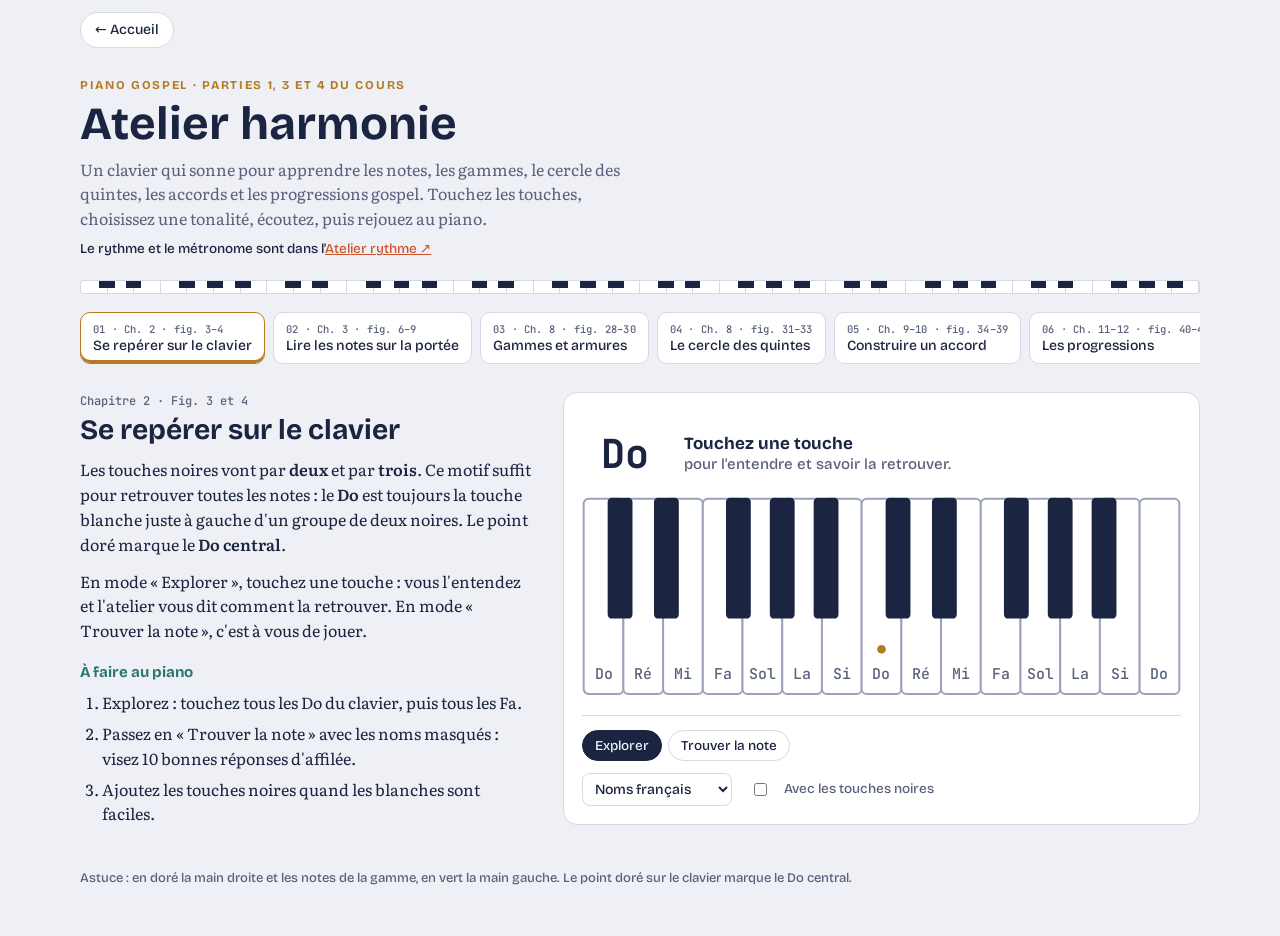
<file: harmonie.html>
<!doctype html>
<html lang="fr">
<head>
<meta charset="utf-8">
<meta name="viewport" content="width=device-width, initial-scale=1, viewport-fit=cover">
<title>Atelier harmonie · Piano gospel</title>
<meta name="description" content="Cours de piano gospel pour débutants : ateliers animés et sonores.">
<meta name="theme-color" content="#1B2440">
<link rel="manifest" href="manifest.webmanifest">
<link rel="icon" href="icons/icon-192.png" type="image/png">
<link rel="apple-touch-icon" href="icons/apple-touch-icon.png">
<meta name="mobile-web-app-capable" content="yes">
<meta name="apple-mobile-web-app-capable" content="yes">
<meta name="apple-mobile-web-app-title" content="Piano gospel">
<link rel="stylesheet" href="fonts/fonts.css">

<style>*{box-sizing:border-box}html{-webkit-text-size-adjust:100%}
:root{padding-top:env(safe-area-inset-top,0px);padding-bottom:env(safe-area-inset-bottom,0px)}
body{margin:0;font-size:14px}img{max-width:100%}[hidden]{display:none!important}
.appbar{display:flex;align-items:center;gap:10px;padding-block:12px 0;font-family:var(--f-display);font-size:14px}
.appbar a{color:var(--ink);text-decoration:none;border:1.5px solid var(--line);border-radius:999px;padding:6px 14px;background:var(--surface)}
.appbar a:focus-visible{outline:2px solid var(--gold);outline-offset:2px}

/* Mise en page (harmonie) : en-tête + bande clavier, menu des leçons défilant, puis leçon en deux colonnes (texte | scène animée) qui s'empilent sur téléphone. */
:root{
  --bg:#EEF0F5; --surface:#FFFFFF; --ink:#1B2440; --muted:#59617C; --line:#D5D9E4; --soft:#E4E7EF;
  --gold:#B47B22; --gold-soft:#F3E3C4; --coral:#C9542E; --coral-soft:#F7DACD; --teal:#2B766F; --teal-soft:#D3EAE6;
  --violet:#5B4B8A; --violet-soft:#E2DCF0; --key:#1B2440;
  --keyw:#FFFFFF; --keyb:#1B2440; --keyline:#9AA2BC; --keytext:#59617C;
  --f-display:"Bricolage Grotesque", "Trebuchet MS", system-ui, sans-serif;
  --f-body:"Literata", Georgia, "Times New Roman", serif;
  --f-mono:"JetBrains Mono", ui-monospace, "SFMono-Regular", Menlo, monospace;
}
@media (prefers-color-scheme: dark){:root:not([data-theme="light"]){
  --bg:#0F1320; --surface:#171E30; --ink:#E7EAF3; --muted:#9AA2BC; --line:#2B3452; --soft:#20283D;
  --gold:#E2AB4E; --gold-soft:#3A3020; --coral:#EF7C55; --coral-soft:#43281F; --teal:#55B6AA; --teal-soft:#183531;
  --violet:#A493DD; --violet-soft:#2A2545; --key:#E7EAF3;
  --keyw:#E4E7EF; --keyb:#0A0D16; --keyline:#4A5370; --keytext:#3A4258; color-scheme:dark}}
:root[data-theme="dark"]{
  --bg:#0F1320; --surface:#171E30; --ink:#E7EAF3; --muted:#9AA2BC; --line:#2B3452; --soft:#20283D;
  --gold:#E2AB4E; --gold-soft:#3A3020; --coral:#EF7C55; --coral-soft:#43281F; --teal:#55B6AA; --teal-soft:#183531;
  --violet:#A493DD; --violet-soft:#2A2545; --key:#E7EAF3;
  --keyw:#E4E7EF; --keyb:#0A0D16; --keyline:#4A5370; --keytext:#3A4258; color-scheme:dark}
*{box-sizing:border-box}
body{background:var(--bg);color:var(--ink);font-family:var(--f-body);font-size:16px;line-height:1.55;
  padding-left:max(16px,env(safe-area-inset-left,0px));padding-right:max(16px,env(safe-area-inset-right,0px));padding-block:0 48px}
.wrap{max-width:1120px;margin:0 auto}
header{padding-block:28px 0}
.eyebrow{font-family:var(--f-display);font-size:12px;letter-spacing:.14em;text-transform:uppercase;color:var(--gold);font-weight:700}
h1{font-family:var(--f-display);font-weight:700;font-size:clamp(30px,5vw,46px);line-height:1.05;margin:6px 0 8px;text-wrap:balance}
.sub{color:var(--muted);max-width:62ch;margin:0}
.keys{height:14px;margin-top:20px;border-radius:3px;
  background:
   repeating-linear-gradient(90deg,transparent 0 calc(100%/42*1 - 1px),var(--line) calc(100%/42*1 - 1px) calc(100%/42*1)),
   var(--surface);border:1px solid var(--line);position:relative;overflow:hidden}
.keys::after{content:"";position:absolute;inset:0 0 45% 0;
  background:repeating-linear-gradient(90deg,
   transparent 0 1.6%, var(--key) 1.6% 3.0%, transparent 3.0% 4.0%, var(--key) 4.0% 5.4%, transparent 5.4% 8.8%,
   var(--key) 8.8% 10.2%, transparent 10.2% 11.3%, var(--key) 11.3% 12.7%, transparent 12.7% 13.8%, var(--key) 13.8% 15.2%, transparent 15.2% 16.67%)}
nav{margin-top:18px;overflow-x:auto;scrollbar-width:thin;padding-bottom:6px}
nav ol{list-style:none;display:flex;gap:8px;margin:0;padding:0;width:max-content}
nav a{display:flex;flex-direction:column;gap:1px;text-decoration:none;color:var(--ink);background:var(--surface);
  border:1px solid var(--line);border-radius:10px;padding:8px 12px;min-width:118px}
nav a small{font-family:var(--f-mono);font-size:10.5px;color:var(--muted);letter-spacing:.02em}
nav a span{font-family:var(--f-display);font-weight:500;font-size:14px;line-height:1.2}
nav a[aria-current="page"]{border-color:var(--gold);box-shadow:inset 0 -3px 0 var(--gold)}
nav a:focus-visible,button:focus-visible,input:focus-visible,select:focus-visible{outline:2px solid var(--gold);outline-offset:2px}
main{display:grid;grid-template-columns:minmax(0,5fr) minmax(0,7fr);gap:28px;margin-top:22px;align-items:start}
@media (max-width:860px){main{grid-template-columns:minmax(0,1fr)}}
.text{min-width:0}
.text .ref{font-family:var(--f-mono);font-size:12px;color:var(--muted)}
.text h2{font-family:var(--f-display);font-weight:700;font-size:28px;line-height:1.1;margin:4px 0 12px;text-wrap:balance}
.text p{margin:0 0 12px;max-width:62ch}
.text h3{font-family:var(--f-display);font-size:15px;font-weight:700;margin:18px 0 6px;color:var(--teal)}
.text ol{margin:0;padding-left:22px}
.text li{margin-bottom:6px}
.legend{display:flex;flex-wrap:wrap;gap:10px 16px;font-size:13px;color:var(--muted);margin-top:14px;font-family:var(--f-display)}
.legend i{display:inline-block;width:22px;height:12px;border-radius:3px;vertical-align:-1px;margin-right:6px}
.stage{background:var(--surface);border:1px solid var(--line);border-radius:14px;padding:18px;min-width:0}
.readout{display:flex;align-items:center;gap:16px;min-height:86px}
.big{font-family:var(--f-mono);font-weight:700;font-size:56px;line-height:1;min-width:2.6ch;text-align:center;color:var(--ink);transition:transform .06s}
.big.dim{color:var(--muted);opacity:.55}
.big.pulse{transform:scale(1.12)}
.state{font-family:var(--f-display);font-size:15px;color:var(--muted);line-height:1.3}
.state b{color:var(--ink);font-weight:700;display:block;font-size:17px}
.tracks{margin-top:12px;display:flex;flex-direction:column;gap:10px}
.lname{font-family:var(--f-display);font-size:12px;letter-spacing:.06em;text-transform:uppercase;color:var(--muted);margin-bottom:4px;display:flex;justify-content:space-between}
.lbody{position:relative;height:46px;background:var(--soft);border-radius:8px;overflow:hidden}
.lbody.short{height:34px}
.gl{position:absolute;top:0;bottom:0;width:1px;background:var(--line)}
.gl.beat{background:color-mix(in srgb,var(--muted) 45%,transparent)}
.gl.bar{width:2px;background:var(--ink);opacity:.55}
.blk{position:absolute;top:7px;bottom:7px;border-radius:6px;background:var(--teal-soft);border:1.5px solid var(--teal);
  display:flex;align-items:center;padding-left:16px;font-family:var(--f-display);font-size:12px;color:var(--ink);white-space:nowrap;overflow:hidden;transition:background .08s}
.blk::before{content:"";position:absolute;left:4px;top:50%;width:9px;height:9px;margin-top:-4.5px;border-radius:50%;background:var(--teal)}
.blk.on{background:color-mix(in srgb,var(--teal) 38%,var(--surface))}
.blk.hit::before{transform:scale(1.7)}
.blk.c2{background:var(--gold-soft);border-color:var(--gold)} .blk.c2::before{background:var(--gold)} .blk.c2.on{background:color-mix(in srgb,var(--gold) 40%,var(--surface))}
.blk.c3{background:var(--violet-soft);border-color:var(--violet)} .blk.c3::before{background:var(--violet)} .blk.c3.on{background:color-mix(in srgb,var(--violet) 40%,var(--surface))}
.blk.c4{background:var(--coral-soft);border-color:var(--coral)} .blk.c4::before{background:var(--coral)} .blk.c4.on{background:color-mix(in srgb,var(--coral) 40%,var(--surface))}
.blk.rest{background:repeating-linear-gradient(135deg,transparent 0 6px,color-mix(in srgb,var(--muted) 22%,transparent) 6px 8px);border:1.5px dashed var(--muted);color:var(--muted);padding-left:6px}
.blk.rest::before{display:none}
.blk.rest.on{background:repeating-linear-gradient(135deg,transparent 0 6px,color-mix(in srgb,var(--muted) 40%,transparent) 6px 8px)}
.blk .tie{position:absolute;top:2px;bottom:2px;border-left:2px dotted var(--teal)}
.acc{position:absolute;top:-1px;font-family:var(--f-mono);font-weight:700;font-size:13px;color:var(--coral);transform:translateX(-2px)}
.ph{position:absolute;top:0;bottom:0;width:2px;background:var(--coral);left:0;will-change:transform;pointer-events:none;opacity:0}
.playing .ph{opacity:1}
.syl{display:flex;margin-top:2px;position:relative}
.syl span{flex:1 1 0;min-width:0;text-align:center;font-family:var(--f-mono);font-size:12px;color:var(--muted);padding:4px 0;border-radius:5px}
.syl span.b{color:var(--ink);font-weight:700}
.syl span.on{background:var(--gold);color:#fff}
.controls{display:flex;flex-wrap:wrap;gap:12px 18px;align-items:center;margin-top:16px;padding-top:14px;border-top:1px solid var(--line)}
.btn{font-family:var(--f-display);font-weight:700;font-size:15px;border:0;border-radius:999px;padding:10px 20px;cursor:pointer;background:var(--ink);color:var(--bg);display:inline-flex;align-items:center;gap:8px}
.btn.ghost{background:transparent;color:var(--ink);border:1.5px solid var(--line);font-weight:500;padding:8px 14px}
.btn.ok{background:var(--teal);color:#fff}
.btn.ko{background:transparent;color:var(--coral);border:1.5px solid var(--coral)}
.tempo{display:flex;align-items:center;gap:10px;flex:1 1 240px;min-width:0}
.tempo input{flex:1;min-width:0;accent-color:var(--gold)}
.tempo output{font-family:var(--f-mono);font-size:14px;white-space:nowrap}
.chips{display:flex;flex-wrap:wrap;gap:6px;width:100%}
.chips button{font-family:var(--f-display);font-size:13.5px;border:1.5px solid var(--line);background:transparent;color:var(--ink);border-radius:999px;padding:6px 12px;cursor:pointer}
.chips button[aria-pressed="true"]{background:var(--ink);color:var(--bg);border-color:var(--ink)}
.toggles{display:flex;flex-wrap:wrap;gap:6px 14px;font-family:var(--f-display);font-size:13.5px;color:var(--muted)}
.toggles label{display:flex;gap:6px;align-items:center;cursor:pointer}
.toggles input{accent-color:var(--gold)}
.note{font-size:13.5px;color:var(--muted);margin-top:10px;font-family:var(--f-display)}
/* métronome */
.metro{display:grid;grid-template-columns:auto minmax(0,1fr);gap:22px;align-items:center}
@media (max-width:520px){.metro{grid-template-columns:minmax(0,1fr)} .metro svg{margin:0 auto}}
.metro svg{width:170px;height:auto;display:block}
.bpm{font-family:var(--f-mono);font-weight:700;font-size:58px;line-height:1}
.bpm small{font-size:15px;color:var(--muted);font-weight:500;margin-left:6px}
.tname{font-family:var(--f-display);font-size:18px;margin-top:2px}
.zone{font-size:13px;color:var(--violet);font-family:var(--f-display);min-height:20px}
.dots{display:flex;gap:10px;margin-top:14px}
.dots span{width:26px;height:26px;border-radius:50%;border:2px solid var(--line);display:grid;place-items:center;font-family:var(--f-mono);font-size:12px;color:var(--muted)}
.dots span.on{background:var(--coral);border-color:var(--coral);color:#fff}
.dots span.first.on{background:var(--gold);border-color:var(--gold)}
.row{display:flex;flex-wrap:wrap;gap:8px;align-items:center;margin-top:12px}
select{font-family:var(--f-display);font-size:14px;padding:6px 8px;border-radius:8px;border:1.5px solid var(--line);background:var(--surface);color:var(--ink)}
/* échelle */
.ladder{display:flex;align-items:flex-end;gap:6px;height:150px;margin-top:8px}
.ladder div{flex:1 1 0;min-width:0;background:var(--teal-soft);border-radius:5px 5px 0 0;position:relative;display:flex;justify-content:center}
.ladder div span{position:absolute;top:-20px;font-family:var(--f-mono);font-size:11px;color:var(--muted)}
.ladder div.done{background:var(--teal)}
.ladder div.cur{background:var(--gold)}
.ladder div.cur span{color:var(--ink);font-weight:700}
.pips{display:flex;gap:8px;align-items:center;font-family:var(--f-display);font-size:14px;color:var(--muted)}
.pips i{width:16px;height:16px;border-radius:50%;border:2px solid var(--teal);display:inline-block}
.pips i.on{background:var(--teal)}
.msg{font-family:var(--f-display);font-size:15px;min-height:24px;margin-top:10px}
.fields{display:flex;flex-wrap:wrap;gap:10px 16px;font-family:var(--f-display);font-size:13.5px;color:var(--muted)}
.fields label{display:flex;flex-direction:column;gap:3px}
.fields input{width:90px;font-family:var(--f-mono);font-size:14px;padding:5px 8px;border-radius:8px;border:1.5px solid var(--line);background:var(--surface);color:var(--ink)}
footer{margin-top:36px;font-size:13px;color:var(--muted);font-family:var(--f-display)}
@media (prefers-reduced-motion:reduce){.big{transition:none}.blk{transition:none}}
/* clavier SVG */
.kb{width:100%;height:auto;display:block;touch-action:manipulation;user-select:none;-webkit-user-select:none}
.kb .w{fill:var(--keyw);stroke:var(--keyline);stroke-width:1.2;cursor:pointer}
.kb .b{fill:var(--keyb);stroke:var(--keyb);cursor:pointer}
.kb .w.l-gold{fill:var(--gold)} .kb .b.l-gold{fill:var(--gold)}
.kb .w.l-coral{fill:var(--coral)} .kb .b.l-coral{fill:var(--coral)}
.kb .w.l-teal{fill:var(--teal)} .kb .b.l-teal{fill:var(--teal)}
.kb .w.l-violet{fill:var(--violet)} .kb .b.l-violet{fill:var(--violet)}
.kb .w.l-soft{fill:var(--gold-soft)} .kb .b.l-soft{fill:color-mix(in srgb,var(--gold) 55%,var(--keyb))}
.kb .w.l-tsoft{fill:var(--teal-soft)} .kb .b.l-tsoft{fill:color-mix(in srgb,var(--teal) 60%,var(--keyb))}
.kb .w.l-dim{fill:color-mix(in srgb,var(--keyw) 70%,var(--line))}
.kb text{font-family:var(--f-mono);font-size:9px;fill:var(--keytext);pointer-events:none;text-anchor:middle}
.kb text.on{fill:#fff;font-weight:700}
.kb text.bt{fill:#fff;font-size:7.5px}
.kb .mid{fill:var(--gold)}
.kbwrap{overflow-x:auto;margin-top:10px}
.kbwrap .kb{min-width:520px}
.score{font-family:var(--f-mono);font-size:13px;color:var(--muted)}
.fb{font-family:var(--f-display);font-size:17px;min-height:26px}
.fb.ok{color:var(--teal)} .fb.ko{color:var(--coral)}
.chords{display:flex;flex-wrap:wrap;gap:8px;margin-top:12px}
.chords button,.chord{font-family:var(--f-display);border:1.5px solid var(--line);background:var(--surface);color:var(--ink);border-radius:10px;padding:6px 12px;cursor:pointer;display:flex;flex-direction:column;align-items:center;min-width:64px;line-height:1.15}
.chords button b,.chord b{font-size:17px}
.chords button small,.chord small{font-family:var(--f-mono);font-size:11px;color:var(--muted)}
.chords .on{border-color:var(--gold);background:var(--gold-soft)}
.steps{display:flex;flex-wrap:wrap;gap:4px 6px;align-items:center;margin-top:12px;font-family:var(--f-display)}
.steps .n{font-weight:700;padding:3px 8px;border-radius:6px;background:var(--soft)}
.steps .n.on{background:var(--gold);color:#fff}
.steps .i{font-family:var(--f-mono);font-size:12px;color:var(--teal)}
.steps .i.half{color:var(--coral);font-weight:700}
.staff{width:100%;max-width:520px;height:auto;display:block;margin:0 auto}
.staff line{stroke:var(--ink);stroke-width:1.2}
.staff .clef{font-family:"Noto Music","Bravura","Segoe UI Symbol",serif;fill:var(--ink)}
.staff .nh{fill:var(--ink)}
.staff .nh.ok{fill:var(--teal)} .staff .nh.ko{fill:var(--coral)}
.staff text.acc{font-family:"Noto Music","Segoe UI Symbol",serif;font-size:22px;fill:var(--ink)}
.staff text.lab{font-family:var(--f-display);font-size:11px;fill:var(--muted)}
.circle{width:100%;max-width:420px;height:auto;display:block;margin:0 auto}
.circle path{stroke:var(--surface);stroke-width:2;cursor:pointer}
.circle .maj{fill:var(--soft)} .circle .min{fill:color-mix(in srgb,var(--soft) 60%,var(--line))}
.circle .fam1{fill:var(--gold-soft)} .circle .fam2{fill:var(--teal-soft)} .circle .fam3{fill:var(--violet-soft)}
.circle .play{fill:var(--gold)}
.circle text{font-family:var(--f-display);fill:var(--ink);pointer-events:none;text-anchor:middle;dominant-baseline:central}
.circle text.sig{font-family:var(--f-mono);font-size:10px;fill:var(--muted)}
.circle text.deg{font-family:var(--f-mono);font-size:10px;font-weight:700;fill:var(--coral)}
.kv{display:grid;grid-template-columns:auto minmax(0,1fr);gap:4px 14px;font-size:14.5px;margin-top:12px}
.kv dt{font-family:var(--f-display);color:var(--muted)}
.kv dd{margin:0}
.levels{display:grid;grid-template-columns:repeat(4,minmax(0,1fr));gap:6px;margin-top:12px}
.levels button{font-family:var(--f-display);border:1.5px solid var(--line);background:transparent;color:var(--ink);border-radius:10px;padding:8px 6px;cursor:pointer;font-size:13px;line-height:1.2}
.levels button b{display:block;font-size:20px;font-family:var(--f-mono)}
.levels button[aria-pressed="true"]{background:var(--ink);color:var(--bg);border-color:var(--ink)}
.keyhint{font-family:var(--f-mono);font-size:12px;color:var(--muted)}
kbd{font-family:var(--f-mono);font-size:12px;border:1px solid var(--line);border-bottom-width:2px;border-radius:4px;padding:0 5px;background:var(--surface)}
.cross{font-family:var(--f-display);font-size:13.5px;margin-top:8px}
.cross a{color:var(--coral)}
</style>
</head>
<body>


<div class="wrap">
<div class="appbar"><a href="index.html">← Accueil</a></div>
<header>
  <div class="eyebrow">Piano gospel · parties 1, 3 et 4 du cours</div>
  <h1>Atelier harmonie</h1>
  <p class="sub">Un clavier qui sonne pour apprendre les notes, les gammes, le cercle des quintes, les accords et les progressions gospel. Touchez les touches, choisissez une tonalité, écoutez, puis rejouez au piano.</p>
  <p class="cross">Le rythme et le métronome sont dans l'<a href="rythme.html" >Atelier rythme ↗</a></p>
  <div class="keys" aria-hidden="true"></div>
  <nav aria-label="Leçons"><ol id="nav"></ol></nav>
</header>
<main id="main"></main>
<footer>Astuce : en doré la main droite et les notes de la gamme, en vert la main gauche. Le point doré sur le clavier marque le Do central.</footer>
</div>

<script>
/* ------------------------------------------------------------------ audio */
const AU = {
  ctx: null, out: null,
  ensure() {
    if (!this.ctx) {
      const C = window.AudioContext || window.webkitAudioContext;
      this.ctx = new C();
      const comp = this.ctx.createDynamicsCompressor();
      this.out = this.ctx.createGain();
      this.out.gain.value = 0.85;
      this.out.connect(comp); comp.connect(this.ctx.destination);
    }
    if (this.ctx.state === "suspended") this.ctx.resume();
    return this.ctx;
  },
  click(t, lvl) {
    const c = this.ctx, o = c.createOscillator(), g = c.createGain();
    o.type = "sine"; o.frequency.value = [880, 1250, 1760][lvl];
    const v = [0.16, 0.42, 0.65][lvl];
    g.gain.setValueAtTime(0.0001, t);
    g.gain.exponentialRampToValueAtTime(v, t + 0.002);
    g.gain.exponentialRampToValueAtTime(0.0001, t + 0.055);
    o.connect(g); g.connect(this.out); o.start(t); o.stop(t + 0.07);
  },
  note(t, freqs, dur, vel) {
    const c = this.ctx, len = Math.min(Math.max(dur, 0.12), 3);
    for (const f of freqs) {
      for (const [type, mult, amp] of [["triangle", 1, 1], ["sine", 2, 0.22]]) {
        const o = c.createOscillator(), g = c.createGain();
        o.type = type; o.frequency.value = f * mult;
        const a = vel * amp / Math.sqrt(freqs.length);
        g.gain.setValueAtTime(0.0001, t);
        g.gain.exponentialRampToValueAtTime(a, t + 0.006);
        g.gain.exponentialRampToValueAtTime(a * 0.4, t + 0.16);
        g.gain.exponentialRampToValueAtTime(a * 0.14, t + Math.max(0.2, len - 0.03));
        g.gain.exponentialRampToValueAtTime(0.0001, t + len + 0.06);
        o.connect(g); g.connect(this.out); o.start(t); o.stop(t + len + 0.08);
      }
    }
  }
};

/* ------------------------------------------------------------- transport */
class Transport {
  constructor() { this.on = false; this.timers = []; }
  start(cfg) {
    this.stop(true);
    const c = AU.ensure();
    this.cfg = cfg; this.spb = 60 / cfg.bpm; this.P = cfg.pre ? cfg.pre.len : 0;
    this.t0 = c.currentTime + 0.15; this.k = 0; this.i = 0; this.pi = 0; this.on = true;
    this.ev = [...cfg.events].sort((a, b) => a.t - b.t);
    this.pev = cfg.pre ? [...cfg.pre.events].sort((a, b) => a.t - b.t) : [];
    this.timer = setInterval(() => this.tick(), 25);
    this.tick();
    const draw = () => {
      if (!this.on) return;
      const p = (AU.ctx.currentTime - this.t0) / this.spb - this.P;
      if (cfg.frame) cfg.frame(p < 0 ? p : p % cfg.L, p);
      this.raf = requestAnimationFrame(draw);
    };
    this.raf = requestAnimationFrame(draw);
  }
  at(time, fn) {
    const ms = Math.max(0, (time - AU.ctx.currentTime) * 1000);
    this.timers.push(setTimeout(() => { if (this.on) fn(); }, ms));
    if (this.timers.length > 400) this.timers = this.timers.slice(-200);
  }
  tick() {
    const c = AU.ctx, ahead = c.currentTime + 0.14;
    while (this.pi < this.pev.length) {
      const e = this.pev[this.pi], time = this.t0 + e.t * this.spb;
      if (time > ahead) return;
      if (time >= c.currentTime - 0.03) e.play(time, this.spb, -1);
      this.pi++;
    }
    if (!this.ev.length) return;
    for (let guard = 0; guard < 500; guard++) {
      const e = this.ev[this.i];
      const time = this.t0 + (this.P + this.k * this.cfg.L + e.t) * this.spb;
      if (time > ahead) break;
      if (time >= c.currentTime - 0.03) e.play(time, this.spb, this.k);
      this.i++;
      if (this.i >= this.ev.length) { this.i = 0; this.k++; }
    }
  }
  setBpm(b) {
    if (!this.on) return;
    const c = AU.ctx, p = (c.currentTime - this.t0) / this.spb, ns = 60 / b;
    this.t0 = c.currentTime - p * ns; this.spb = ns;
  }
  stop(silent) {
    const was = this.on;
    this.on = false; clearInterval(this.timer); cancelAnimationFrame(this.raf);
    this.timers.forEach(clearTimeout); this.timers = [];
    if (was && this.cfg && this.cfg.onStop && !silent) this.cfg.onStop();
  }
}
const TR = new Transport();

/* ------------------------------------------------------------- utilitaires */
const $ = (s, el = document) => el.querySelector(s);
const h = (tag, attrs = {}, html = "") => { const e = document.createElement(tag); for (const k in attrs) e.setAttribute(k, attrs[k]); e.innerHTML = html; return e; };
const SVGNS = "http://www.w3.org/2000/svg";
const s = (tag, attrs = {}, txt) => { const e = document.createElementNS(SVGNS, tag); for (const k in attrs) e.setAttribute(k, attrs[k]); if (txt !== undefined) e.textContent = txt; return e; };
const freq = m => 440 * Math.pow(2, (m - 69) / 12);
const play = (midis, dur = 0.9, vel = 0.42, t) => { AU.ensure(); AU.note(t ?? AU.ctx.currentTime + 0.02, midis.map(freq), dur, vel); };
const rnd = a => a[Math.floor(Math.random() * a.length)];

/* ----------------------------------------------------------- solfège */
const LET_FR = ["Do", "Ré", "Mi", "Fa", "Sol", "La", "Si"], LET_EN = ["C", "D", "E", "F", "G", "A", "B"], NAT = [0, 2, 4, 5, 7, 9, 11];
const SHARP_FR = ["Do", "Do♯", "Ré", "Ré♯", "Mi", "Fa", "Fa♯", "Sol", "Sol♯", "La", "La♯", "Si"];
const FLAT_FR = ["Do", "Ré♭", "Ré", "Mi♭", "Mi", "Fa", "Sol♭", "Sol", "La♭", "La", "Si♭", "Si"];
const SHARP_EN = ["C", "C♯", "D", "D♯", "E", "F", "F♯", "G", "G♯", "A", "A♯", "B"];
const ACC = {0: "", 1: "♯", 2: "𝄪", 11: "♭", 10: "𝄫"};
/* tonalités majeures : lettre, demi-tons */
const KEYS = [
  {fr: "Do", en: "C", L: 0, pc: 0}, {fr: "Ré♭", en: "D♭", L: 1, pc: 1}, {fr: "Ré", en: "D", L: 1, pc: 2},
  {fr: "Mi♭", en: "E♭", L: 2, pc: 3}, {fr: "Mi", en: "E", L: 2, pc: 4}, {fr: "Fa", en: "F", L: 3, pc: 5},
  {fr: "Fa♯", en: "F♯", L: 3, pc: 6}, {fr: "Sol", en: "G", L: 4, pc: 7}, {fr: "La♭", en: "A♭", L: 5, pc: 8},
  {fr: "La", en: "A", L: 5, pc: 9}, {fr: "Si♭", en: "B♭", L: 6, pc: 10}, {fr: "Si", en: "B", L: 6, pc: 11}];
const keyByPc = pc => KEYS.find(k => k.pc === ((pc % 12) + 12) % 12);
function spell(key, deg, semis, lang = "en") {
  const L = (key.L + deg) % 7;
  const acc = ((key.pc + semis - NAT[L]) % 12 + 12) % 12;
  return (lang === "fr" ? LET_FR : LET_EN)[L] + (ACC[acc] ?? "?");
}
const MAJ = [0, 2, 4, 5, 7, 9, 11];
function scaleNames(key, lang = "fr") { return MAJ.map((st, d) => spell(key, d, st, lang)); }
function signature(key) {
  const names = scaleNames(key, "fr");
  const sh = names.filter(n => n.includes("♯")), fl = names.filter(n => n.includes("♭"));
  const order = sh.length ? ["Fa♯", "Do♯", "Sol♯", "Ré♯", "La♯", "Mi♯", "Si♯"] : ["Si♭", "Mi♭", "La♭", "Ré♭", "Sol♭", "Do♭", "Fa♭"];
  const list = order.filter(n => names.includes(n));
  if (!list.length) return "aucune altération";
  return `${list.length} ${sh.length ? (list.length > 1 ? "dièses" : "dièse") : (list.length > 1 ? "bémols" : "bémol")} : ${list.join(", ")}`;
}
const Q = {
  maj: {iv: [0, 4, 7], suf: "", fr: "majeur"}, m: {iv: [0, 3, 7], suf: "m", fr: "mineur"},
  dim: {iv: [0, 3, 6], suf: "°", fr: "diminué"}, aug: {iv: [0, 4, 8], suf: "+", fr: "augmenté"},
  sus2: {iv: [0, 2, 7], suf: "sus2", fr: "suspendu 2"}, sus4: {iv: [0, 5, 7], suf: "sus4", fr: "suspendu 4"},
  6: {iv: [0, 4, 7, 9], suf: "6", fr: "sixte"}, maj7: {iv: [0, 4, 7, 11], suf: "maj7", fr: "septième majeure"},
  7: {iv: [0, 4, 7, 10], suf: "7", fr: "septième (dominante)"}, m7: {iv: [0, 3, 7, 10], suf: "m7", fr: "mineur septième"},
  add9: {iv: [0, 4, 7, 14], suf: "add9", fr: "add9"}, dim7: {iv: [0, 3, 6, 9], suf: "°7", fr: "diminué septième"},
  "7sus4": {iv: [0, 5, 7, 10], suf: "7sus4", fr: "7sus4"}};
const IVNAME = {0: "fondamentale", 2: "9 (2)", 3: "tierce mineure", 4: "tierce majeure", 5: "quarte", 6: "quinte diminuée",
  7: "quinte", 8: "quinte augmentée", 9: "sixte", 10: "septième mineure", 11: "septième majeure", 14: "neuvième"};

/* voicing : accord en position serrée le plus proche du précédent */
function voice(pcs, prev, lo = 53, hi = 77, center = 64) {
  let best = null, bestScore = 1e9;
  const n = pcs.length;
  for (let r = 0; r < n; r++) {
    const order = pcs.slice(r).concat(pcs.slice(0, r));
    for (let start = lo; start <= hi - 4; start++) {
      if (((start % 12) + 12) % 12 !== order[0]) continue;
      const v = [start];
      for (let i = 1; i < n; i++) { let m = v[i - 1] + 1; while ((m % 12 + 12) % 12 !== order[i]) m++; v.push(m); }
      if (v[n - 1] > hi) continue;
      let sc;
      if (prev && prev.length) {
        const a = [...v].sort((x, y) => x - y), b = [...prev].sort((x, y) => x - y);
        sc = 0; for (let i = 0; i < Math.max(a.length, b.length); i++) sc += Math.abs((a[Math.min(i, a.length - 1)]) - (b[Math.min(i, b.length - 1)]));
      } else sc = Math.abs(v.reduce((x, y) => x + y, 0) / n - center) * 2;
      sc += (v[n - 1] - v[0] > 12 ? 4 : 0);
      if (sc < bestScore) { bestScore = sc; best = v; }
    }
  }
  return best;
}
const bassNote = (pc, lo = 41) => { let m = lo; while ((m % 12 + 12) % 12 !== ((pc % 12) + 12) % 12) m++; return m; };

/* progressions : [degré (0-6), demi-tons, qualité, temps, degré basse?, demi-tons basse?, chiffrage] */
const PROGS = [
  {id: "145", name: "I – IV – V – I", ch: "11", items: [[0,0,"maj",4,,,"I"],[3,5,"maj",4,,,"IV"],[4,7,"maj",4,,,"V"],[0,0,"maj",4,,,"I"]]},
  {id: "1645", name: "I – vi – IV – V", ch: "11", items: [[0,0,"maj",4,,,"I"],[5,9,"m",4,,,"vi"],[3,5,"maj",4,,,"IV"],[4,7,"maj",4,,,"V"]]},
  {id: "amen", name: "Le « Amen » IV – iv – I", ch: "11", items: [[3,5,"maj",4,,,"IV"],[0,0,"maj",4,,,"I"],[3,5,"maj",2,,,"IV"],[3,5,"m",2,,,"iv"],[0,0,"maj",4,,,"I"]]},
  {id: "251", name: "ii – V – I", ch: "11", items: [[1,2,"m7",4,,,"ii7"],[4,7,"7",4,,,"V7"],[0,0,"maj7",8,,,"Imaj7"]]},
  {id: "gospel", name: "I – I7 – IV – iv – I", ch: "11", items: [[0,0,"maj",4,,,"I"],[0,0,"7",4,,,"I7"],[3,5,"maj",2,,,"IV"],[3,5,"m",2,,,"iv"],[0,0,"maj",4,,,"I"]]},
  {id: "tour", name: "Le tour gospel (accords de passage)", ch: "12", items: [[0,0,"maj",2,,,"I"],[0,0,"maj",2,2,4,"I/3"],[3,5,"maj",2,,,"IV"],[3,6,"dim7",2,,,"♯iv°7"],[0,0,"maj",2,4,7,"I/5"],[5,9,"7",2,,,"VI7"],[1,2,"m7",2,,,"ii7"],[4,7,"7",2,,,"V7"],[0,0,"maj",4,,,"I"]]},
];
function chordName(key, it) {
  const [deg, st, q, , bd, bs] = it;
  let n = spell(key, deg, st) + Q[q].suf;
  if (bd !== undefined && bd !== null) n += "/" + spell(key, bd, bs);
  return n;
}
function realize(key, items, octaveShift = 0) {
  let prev = null; const out = []; let t = 0;
  for (const it of items) {
    const [deg, st, q, d, bd, bs] = it;
    const root = (key.pc + st) % 12;
    const pcs = Q[q].iv.map(i => (root + i) % 12);
    const rh = voice(pcs, prev).map(m => m + octaveShift);
    prev = rh.map(m => m - octaveShift);
    const bpc = bd !== undefined && bd !== null ? (key.pc + bs) % 12 : root;
    out.push({t, d, rh, bass: bassNote(bpc), root: bassNote(root), name: chordName(key, it), rn: it[6], q, it});
    t += d;
  }
  return {chords: out, len: t};
}

/* ------------------------------------------------------------- clavier */
function isBlack(m) { return [1, 3, 6, 8, 10].includes(((m % 12) + 12) % 12); }
function Keyboard(lo, hi, opt = {}) {
  const W = 24, H = 118, BW = 14, BH = 72;
  const whites = []; for (let m = lo; m <= hi; m++) if (!isBlack(m)) whites.push(m);
  const svg = s("svg", {class: "kb", viewBox: `0 0 ${whites.length * W + 2} ${H + 4}`, role: "group", "aria-label": "Clavier"});
  const keys = {}, labels = {};
  let mode = opt.labels || "fr";
  whites.forEach((m, i) => {
    const r = s("rect", {class: "w", x: i * W + 1, y: 1, width: W, height: H, rx: 3, "data-m": m});
    svg.append(r); keys[m] = r;
    const tx = s("text", {x: i * W + 1 + W / 2, y: H - 8});
    svg.append(tx); labels[m] = tx;
    if (m === 60) svg.append(s("circle", {class: "mid", cx: i * W + 1 + W / 2, cy: H - 26, r: 2.6}));
  });
  for (let m = lo + 1; m < hi; m++) if (isBlack(m)) {
    const i = whites.indexOf(m - 1);
    const off = {1: -2, 3: 2, 6: -2.5, 8: 0, 10: 2.5}[m % 12];
    const r = s("rect", {class: "b", x: (i + 1) * W + 1 - BW / 2 + off, y: 1, width: BW, height: BH, rx: 2, "data-m": m});
    svg.append(r); keys[m] = r;
    const bx = (i + 1) * W + 1 + off + 2.6;
    const tx = s("text", {class: "bt", x: bx, y: BH - 5, transform: `rotate(-90 ${bx} ${BH - 5})`, "text-anchor": "start"});
    svg.append(tx); labels[m] = tx;
  }
  const lit = {};
  function name(m) {
    const pc = ((m % 12) + 12) % 12;
    if (opt.nameFn) return opt.nameFn(m);
    return mode === "en" ? SHARP_EN[pc] : SHARP_FR[pc];
  }
  function refreshLabels() {
    for (const m in keys) {
      const mm = +m, black = isBlack(mm);
      const show = mode !== "none" && (!black || lit[mm]);
      labels[mm].textContent = show ? name(mm) : "";
      labels[mm].classList.toggle("on", !!lit[mm] && !black && !/soft|dim/.test(lit[mm]));
    }
  }
  function light(m, cls) {
    if (!keys[m]) return;
    keys[m].classList.remove("l-gold", "l-coral", "l-teal", "l-violet", "l-soft", "l-tsoft", "l-dim");
    if (cls) { keys[m].classList.add(cls); lit[m] = cls; } else delete lit[m];
    refreshLabels();
  }
  function clear(except) { for (const m in lit) if (!except || !except.includes(+m)) light(+m, null); }
  function flash(m, cls, ms = 260) { const prev = lit[m]; light(m, cls); setTimeout(() => light(m, prev || null), ms); }
  svg.addEventListener("pointerdown", e => {
    const m = e.target.getAttribute && e.target.getAttribute("data-m");
    if (!m) return;
    e.preventDefault();
    AU.ensure();
    if (opt.sound !== false) play([+m], 0.8, 0.45);
    if (opt.onPress) opt.onPress(+m); else flash(+m, "l-gold");
  });
  refreshLabels();
  return {el: svg, light, clear, flash, setMode(md) { mode = md; refreshLabels(); }, refresh: refreshLabels, keys, lit};
}
function kbBox(kb, minw = true) { const w = h("div", {class: minw ? "kbwrap" : ""}); w.append(kb.el); return w; }

/* --------------------------------------------------------------- portée */
function noteStep(m) {
  const pc = ((m % 12) + 12) % 12, oct = Math.floor(m / 12) - 1;
  const black = isBlack(m), L = NAT.indexOf(black ? pc - 1 : pc);
  return {d: oct * 7 + L, sharp: black};
}
function Staff() {
  const svg = s("svg", {class: "staff", viewBox: "0 0 420 210", role: "img", "aria-label": "Grande portée"});
  for (let i = 0; i < 5; i++) svg.append(s("line", {x1: 20, x2: 410, y1: 22 + i * 12, y2: 22 + i * 12}));
  for (let i = 0; i < 5; i++) svg.append(s("line", {x1: 20, x2: 410, y1: 130 + i * 12, y2: 130 + i * 12}));
  svg.append(s("line", {x1: 20, x2: 20, y1: 22, y2: 178}));
  svg.append(s("text", {class: "clef", x: 26, y: 82, "font-size": 64}, "𝄞"));
  svg.append(s("text", {class: "clef", x: 28, y: 162, "font-size": 44}, "𝄢"));
  svg.append(s("text", {class: "lab", x: 112, y: 12}, "clé de sol · main droite"));
  svg.append(s("text", {class: "lab", x: 112, y: 202}, "clé de fa · main gauche"));
  const g = s("g"); svg.append(g);
  function draw(list) {
    g.innerHTML = "";
    list.forEach(({m, cls, x}, idx) => {
      const {d, sharp} = noteStep(m);
      const staffs = [];
      if (m >= 60) staffs.push({base: 70, ref: 30, top: 22, bottom: 70});
      if (m <= 60) staffs.push({base: 178, ref: 18, top: 130, bottom: 178});
      for (const st of staffs) {
        const step = d - st.ref, y = st.base - step * 6, cx = x ?? 240;
        for (let ly = st.bottom + 12; ly <= y + 0.1; ly += 12) g.append(s("line", {x1: cx - 13, x2: cx + 13, y1: ly, y2: ly}));
        for (let ly = st.top - 12; ly >= y - 0.1; ly -= 12) g.append(s("line", {x1: cx - 13, x2: cx + 13, y1: ly, y2: ly}));
        g.append(s("ellipse", {class: "nh " + (cls || ""), cx, cy: y, rx: 7.6, ry: 5.6, transform: `rotate(-20 ${cx} ${y})`}));
        if (sharp) g.append(s("text", {class: "acc", x: cx - 24, y: y + 8}, "♯"));
      }
    });
  }
  return {el: svg, draw};
}

/* ---------------------------------------------------------------- leçons */
const ATELIER_RYTHME = "rythme.html";
const LESSONS = [
{ id: "clavier", nav: "Ch. 2 · fig. 3–4", title: "Se repérer sur le clavier",
  ref: "Chapitre 2 · Fig. 3 et 4",
  intro: `<p>Les touches noires vont par <b>deux</b> et par <b>trois</b>. Ce motif suffit pour retrouver toutes les notes : le <b>Do</b> est toujours la touche blanche juste à gauche d'un groupe de deux noires. Le point doré marque le <b>Do central</b>.</p>
  <p>En mode « Explorer », touchez une touche : vous l'entendez et l'atelier vous dit comment la retrouver. En mode « Trouver la note », c'est à vous de jouer.</p>`,
  steps: ["Explorez : touchez tous les Do du clavier, puis tous les Fa.", "Passez en « Trouver la note » avec les noms masqués : visez 10 bonnes réponses d'affilée.", "Ajoutez les touches noires quand les blanches sont faciles."] },
{ id: "portee", nav: "Ch. 3 · fig. 6–9", title: "Lire les notes sur la portée",
  ref: "Chapitre 3 · Fig. 6 à 9",
  intro: `<p>La <b>clé de sol</b> sert à la main droite, la <b>clé de fa</b> à la main gauche. Le <b>Do central</b> se trouve entre les deux portées, sur une petite ligne ajoutée.</p>
  <p>En mode « Explorer », touchez le clavier : la note apparaît sur la portée. En mode « Lire », une note s'affiche et vous cherchez la touche correspondante.</p>`,
  steps: ["Explorez du Do central vers l'aigu, une touche blanche à la fois : la note monte d'un cran à chaque fois (ligne, interligne, ligne…).", "Lisez en clé de sol jusqu'à 10 bonnes réponses, puis en clé de fa.", "Repères à mémoriser : lignes de la clé de sol Mi Sol Si Ré Fa, interlignes Fa La Do Mi."] },
{ id: "gamme", nav: "Ch. 8 · fig. 28–30", title: "Gammes et armures",
  ref: "Chapitre 8 · Fig. 28 à 30",
  intro: `<p>Toutes les gammes majeures suivent la même formule : <b>ton, ton, demi-ton, ton, ton, ton, demi-ton</b>. Choisissez une note de départ : l'atelier applique la formule et vous montre les touches noires nécessaires. Ces dièses ou bémols forment l'<b>armure</b> de la tonalité.</p>`,
  steps: ["Écoutez Do majeur, puis Sol majeur : un seul changement (Fa♯).", "Choisissez une tonalité, regardez les touches dorées, puis jouez la gamme vous-même, lentement.", "Repérez où tombent les deux demi-tons (en rouge) : toujours entre les degrés 3-4 et 7-8."] },
{ id: "cercle", nav: "Ch. 8 · fig. 31–33", title: "Le cercle des quintes",
  ref: "Chapitre 8 · Fig. 31 à 33",
  intro: `<p>Touchez une tonalité sur le cercle. Ses deux voisins s'allument : ensemble, ils donnent les accords <b>I, IV et V</b>. Juste à l'intérieur, leurs relatives mineures donnent <b>vi, ii et iii</b>. Six accords sur sept, rangés dans une seule part du cercle.</p>
  <p>Les boutons jouent les enchaînements : chaque pas d'un cran vers la gauche sonne comme une résolution.</p>`,
  steps: ["Touchez Do, puis jouez chacun des six accords de la famille.", "Écoutez « ii – V – I » : la lumière fait deux pas vers la gauche.", "Choisissez Mi♭ ou La♭, deux tonalités chères au gospel, et rejouez la famille."] },
{ id: "accords", nav: "Ch. 9–10 · fig. 34–39", title: "Construire un accord",
  ref: "Chapitre 9 et 10 · Fig. 34 à 39",
  intro: `<p>Choisissez une fondamentale, un type d'accord et un renversement. L'atelier allume les touches, nomme chaque note et donne l'écart en demi-tons. Comparez « majeur » et « mineur » : une seule note bouge d'un demi-ton.</p>`,
  steps: ["Sur Do, passez de majeur à mineur, puis à maj7, 7, m7 : écoutez la couleur changer.", "Gardez Do majeur et changez de renversement : ce sont toujours les mêmes notes.", "Construisez les six accords de la famille de Do (C, Dm, Em, F, G, Am) et jouez-les au piano."] },
{ id: "progressions", nav: "Ch. 11–12 · fig. 40–43", title: "Les progressions",
  ref: "Chapitres 11 et 12 · Fig. 40 à 43 et tableau de transposition",
  intro: `<p>Choisissez une progression et une tonalité : l'atelier la joue en boucle et montre les deux mains sur le clavier. La main droite (doré) bouge le moins possible d'un accord à l'autre, la main gauche (vert) joue la basse.</p>
  <p>Changez de tonalité pendant la lecture : la progression garde exactement la même forme. C'est la transposition.</p>`,
  steps: ["Écoutez « I – IV – V – I » en Do, puis en Fa et en Sol.", "« I – I7 – IV – iv – I » : suivez la note qui descend Do → Si♭ → La → La♭ → Sol.", "« Le tour gospel » : regardez la main gauche monter presque note par note (accords de passage)."] },
{ id: "modulation", nav: "Ch. 13 · fig. 44–45", title: "Changer de ton",
  ref: "Chapitre 13 · Fig. 44 et 45",
  intro: `<p>Pour faire monter le dernier refrain, on joue l'<b>accord pivot</b> : la septième de dominante (V7) du nouveau ton. L'atelier joue deux tours de I – vi – IV – V, le pivot, puis le même tour un demi-ton ou un ton plus haut.</p>`,
  steps: ["Écoutez la montée d'un demi-ton : repérez le moment où le pivot crée l'attente.", "Activez « pivot en sus4 » : la tension monte encore avant l'arrivée.", "Jouez-le vous-même en Do avec A♭7 comme pivot, puis vers Ré avec A7."] },
{ id: "maingauche", nav: "Ch. 14", title: "La main gauche",
  ref: "Chapitre 14 · Motifs 1 à 4",
  intro: `<p>Quatre façons de jouer la basse sous la même grille I – IV – V – I. La main droite tient les accords (vous pouvez la couper) : écoutez comment chaque motif change l'énergie.</p>`,
  steps: ["Octaves : le son plein des ballades.", "Fondamentale-quinte puis arpège : la main gauche avance sans charger.", "Basse qui marche : la dernière note de chaque mesure glisse d'un demi-ton vers l'accord suivant."] },
{ id: "impro", nav: "Ch. 15 · fig. 47–49", title: "Improviser avec la pentatonique",
  ref: "Chapitre 15 · Fig. 47 à 49",
  intro: `<p>L'atelier joue un accompagnement en boucle. Les touches vertes forment la <b>pentatonique majeure</b> : sur cette grille, elles sonnent toujours juste. Ajoutez la <b>note bleue</b> (rouge) et glissez-la vers la note voisine pour la couleur gospel.</p>
  <p>Jouez avec la souris, le doigt ou le clavier de l'ordinateur : <kbd>A</kbd> <kbd>S</kbd> <kbd>D</kbd> <kbd>F</kbd> <kbd>G</kbd> <kbd>H</kbd> <kbd>J</kbd> <kbd>K</kbd> <kbd>L</kbd>.</p>`,
  steps: ["Lancez l'accompagnement et jouez une note par temps, uniquement sur les touches vertes.", "Faites des phrases courtes (4 ou 5 notes), puis laissez un silence : c'est l'appel et la réponse.", "Ajoutez la note bleue : jouez-la juste avant la note verte voisine (bouton « glissé »)."] },
{ id: "vamp", nav: "Ch. 16 · fig. 51", title: "Faire monter un vamp",
  ref: "Chapitre 16 · Fig. 51 et étude « Plus haut »",
  intro: `<p>Un <b>vamp</b> est une petite grille répétée en boucle. On le fait grandir sans changer de tempo : d'abord les accords seuls, puis la basse, puis le rythme, puis le registre aigu. Pour finir, on module.</p>
  <p>Passez d'un niveau à l'autre pendant la lecture, puis cliquez « Moduler » pour monter d'un demi-ton.</p>`,
  steps: ["Lancez au niveau 1 et montez d'un niveau toutes les deux boucles.", "Au niveau 4, cliquez « Moduler » : le pivot arrive, puis le vamp repart plus haut.", "Rejouez au piano les niveaux 1 à 3 sur la grille de l'étude « Plus haut »."] },
];

/* ------------------------------------------------------------ navigation */
const nav = $("#nav");
LESSONS.forEach((l, i) => {
  const li = h("li");
  li.append(h("a", {href: "#" + l.id}, `<small>${String(i + 1).padStart(2, "0")} · ${l.nav}</small><span>${l.title}</span>`));
  nav.append(li);
});
function textCol(l) {
  return `<div class="text"><div class="ref">${l.ref}</div><h2>${l.title}</h2>${l.intro}
    <h3>À faire au piano</h3><ol>${l.steps.map(x => `<li>${x}</li>`).join("")}</ol></div>`;
}
function stageEl(root, label) { const st = h("section", {class: "stage", "aria-label": label}); root.append(st); return st; }
function chips(names, cur, onPick, label) {
  const c = h("div", {class: "chips", role: "group", "aria-label": label || "Choix"});
  names.forEach((n, i) => {
    const b = h("button", {type: "button", "aria-pressed": i === cur ? "true" : "false"}, n);
    b.onclick = () => { c.querySelectorAll("button").forEach((x, j) => x.setAttribute("aria-pressed", j === i ? "true" : "false")); onPick(i); };
    c.append(b);
  });
  return c;
}
function keySelect(id, cur, onChange, list) {
  const sel = h("select", {id});
  (list || KEYS).forEach(k => { const o = h("option", {value: k.pc}, `${k.fr} (${k.en})`); if (k.pc === cur) o.selected = true; sel.append(o); });
  sel.onchange = () => onChange(keyByPc(+sel.value));
  return sel;
}

/* -------------------------------------------------------- 1 · clavier */
const WHITE_HINT = {0: "juste à gauche d'un groupe de 2 noires", 2: "au milieu du groupe de 2 noires", 4: "juste à droite du groupe de 2 noires",
  5: "juste à gauche d'un groupe de 3 noires", 7: "entre la 1re et la 2e noire du groupe de 3", 9: "entre la 2e et la 3e noire du groupe de 3",
  11: "juste à droite du groupe de 3 noires"};
function viewClavier(root) {
  const st = stageEl(root, "Clavier");
  let mode = 0, target = null, score = 0, streak = 0, withBlack = false;
  st.innerHTML = `<div class="readout"><div class="big" id="big" style="font-size:40px;min-width:3.6ch">Do</div><div class="state" id="st"><b>Touchez une touche</b>pour l'entendre et savoir la retrouver.</div></div>`;
  const big = $("#big", st), stt = $("#st", st);
  const kb = Keyboard(48, 72, {onPress});
  st.append(kbBox(kb, false));
  const ctr = h("div", {class: "controls"});
  ctr.append(chips(["Explorer", "Trouver la note"], 0, i => { mode = i; reset(); }, "Mode"));
  const lab = h("select", {id: "kb-lab", "aria-label": "Noms sur les touches"}, `<option value="fr">Noms français</option><option value="en">Lettres anglaises</option><option value="none">Sans noms</option>`);
  lab.onchange = () => kb.setMode(lab.value);
  const blk = h("label", {class: "toggles"}, `<input type="checkbox" id="kb-black"> Avec les touches noires`);
  blk.querySelector("input").onchange = e => { withBlack = e.target.checked; if (mode === 1) next(); };
  const sc = h("span", {class: "score", id: "sc"});
  ctr.append(lab, blk, sc); st.append(ctr);
  function names(pc) { return isBlack(pc) ? `${SHARP_FR[pc]} = ${FLAT_FR[pc]}` : SHARP_FR[pc]; }
  function reset() { kb.clear(); score = 0; streak = 0; sc.textContent = ""; if (mode === 1) { lab.value = "none"; kb.setMode("none"); next(); } else { lab.value = "fr"; kb.setMode("fr"); big.textContent = "Do"; stt.innerHTML = "<b>Touchez une touche</b>pour l'entendre et savoir la retrouver."; } }
  function next() {
    const pool = withBlack ? [...Array(12).keys()] : NAT;
    let t; do { t = rnd(pool); } while (t === target && pool.length > 1);
    target = t;
    const shown = isBlack(t) ? (Math.random() < .5 ? SHARP_FR[t] : FLAT_FR[t]) : SHARP_FR[t];
    big.textContent = shown; stt.innerHTML = "<b>Trouvez cette note</b>n'importe quelle octave";
    sc.textContent = `Bonnes réponses : ${score} · série : ${streak}`;
  }
  function onPress(m) {
    const pc = m % 12;
    if (mode === 0) {
      kb.clear(); kb.light(m, isBlack(m) ? "l-coral" : "l-gold");
      big.textContent = SHARP_FR[pc];
      stt.innerHTML = isBlack(m) ? `<b>${names(pc)}</b>une touche noire porte deux noms` : `<b>${SHARP_FR[pc]} · ${SHARP_EN[pc]}</b>${WHITE_HINT[pc]}${m === 60 ? " · c'est le Do central" : ""}`;
    } else {
      if (pc === target) { score++; streak++; kb.flash(m, "l-teal", 600); stt.innerHTML = `<b style="color:var(--teal)">Bravo</b>${isBlack(m) ? names(pc) : WHITE_HINT[pc]}`; setTimeout(next, 750); }
      else { streak = 0; kb.flash(m, "l-coral", 600); stt.innerHTML = `<b style="color:var(--coral)">Ce n'est pas ${big.textContent}</b>vous avez touché ${SHARP_FR[pc]}. Indice : ${isBlack(target) ? "c'est une touche noire" : WHITE_HINT[target]}`; }
      sc.textContent = `Bonnes réponses : ${score} · série : ${streak}`;
    }
  }
}

/* ---------------------------------------------------------- 2 · portée */
function viewPortee(root) {
  const st = stageEl(root, "Portée");
  let mode = 0, clef = "sol", target = null, score = 0, streak = 0;
  st.innerHTML = `<div class="fb" id="fb">Touchez une touche du clavier.</div>`;
  const fb = $("#fb", st);
  const staff = Staff(); st.append(staff.el);
  const kbHolder = h("div"); st.append(kbHolder);
  let kb;
  function mkKb() {
    const [lo, hi] = mode === 0 ? [48, 72] : clef === "sol" ? [60, 84] : [36, 60];
    kb = Keyboard(lo, hi, {onPress, labels: mode === 0 ? "fr" : "none"});
    kbHolder.innerHTML = ""; kbHolder.append(kbBox(kb, false));
  }
  const ctr = h("div", {class: "controls"});
  ctr.append(chips(["Explorer", "Lire en clé de sol", "Lire en clé de fa"], 0, i => { mode = i ? 1 : 0; clef = i === 2 ? "fa" : "sol"; score = 0; streak = 0; mkKb(); if (mode) next(); else { staff.draw([]); fb.textContent = "Touchez une touche du clavier."; sc.textContent = ""; } }, "Mode"));
  const sc = h("span", {class: "score"}); ctr.append(sc); st.append(ctr);
  const POOL = {sol: [60, 62, 64, 65, 67, 69, 71, 72, 74, 76, 77, 79, 81], fa: [40, 41, 43, 45, 47, 48, 50, 52, 53, 55, 57, 59, 60]};
  function nameOf(m) { const {d} = noteStep(m); return LET_FR[d % 7] + (isBlack(m) ? "♯" : ""); }
  function next() { let t; do { t = rnd(POOL[clef]); } while (t === target); target = t; staff.draw([{m: t}]); fb.className = "fb"; fb.textContent = "Quelle est cette note ? Touchez-la sur le clavier."; sc.textContent = `Bonnes réponses : ${score} · série : ${streak}`; }
  function onPress(m) {
    if (mode === 0) { staff.draw([{m}]); kb.clear(); kb.light(m, "l-gold"); fb.className = "fb"; fb.innerHTML = `<b>${nameOf(m)}</b> · ${m >= 60 ? "clé de sol" : "clé de fa"}${m === 60 ? " et clé de fa : c'est le Do central" : ""}`; return; }
    if (m === target) { score++; streak++; staff.draw([{m, cls: "ok"}]); kb.flash(m, "l-teal", 600); fb.className = "fb ok"; fb.textContent = `Oui : ${nameOf(m)}.`; setTimeout(next, 900); }
    else if (m % 12 === target % 12) { streak = 0; kb.flash(m, "l-coral", 600); fb.className = "fb ko"; fb.textContent = `Bonne note (${nameOf(m)}), mais pas la bonne octave.`; }
    else { streak = 0; kb.flash(m, "l-coral", 600); staff.draw([{m: target}, {m, cls: "ko", x: 300}]); fb.className = "fb ko"; fb.textContent = `Non : vous avez joué ${nameOf(m)} (en rouge sur la portée). Comparez les positions.`; }
    sc.textContent = `Bonnes réponses : ${score} · série : ${streak}`;
  }
  mkKb();
}

/* ----------------------------------------------------------- 3 · gamme */
function viewGamme(root) {
  const st = stageEl(root, "Gammes");
  let key = KEYS[0], playing = false;
  st.innerHTML = `<dl class="kv"><dt>Tonalité</dt><dd id="kn"></dd><dt>Armure</dt><dd id="ks"></dd></dl><div class="steps" id="steps"></div>`;
  let nameMap = {};
  const kb = Keyboard(60, 84, {labels: "fr", nameFn: m => nameMap[m] || SHARP_FR[m % 12]});
  st.append(kbBox(kb, false));
  const ctr = h("div", {class: "controls"});
  const btn = h("button", {class: "btn", type: "button"}, "▶ Écouter la gamme");
  ctr.append(btn);
  const kc = chips(KEYS.map(k => k.fr), 0, i => { key = KEYS[i]; draw(); if (playing) { TR.stop(); go(); } }, "Tonalité");
  ctr.append(kc); st.append(ctr);
  const notes = () => { const t = 60 + key.pc; return [...MAJ.map(x => t + x), t + 12]; };
  function draw(active = -1) {
    const ns = notes(), names = scaleNames(key, "fr");
    nameMap = {}; ns.forEach((m, i) => nameMap[m] = names[i % 7]);
    kb.clear(); ns.forEach((m, i) => kb.light(m, i === active ? "l-coral" : "l-gold"));
    $("#kn", st).textContent = `${key.fr} majeur (${key.en})`;
    $("#ks", st).textContent = signature(key);
    const S = $("#steps", st); S.innerHTML = "";
    ns.forEach((m, i) => {
      S.append(h("span", {class: "n" + (i === active ? " on" : "")}, names[i % 7]));
      if (i < 7) { const half = ns[i + 1] - m === 1; S.append(h("span", {class: "i" + (half ? " half" : "")}, half ? "½" : "1 ton")); }
    });
  }
  function go() {
    const ns = notes(), seqn = [...ns, ...ns.slice(0, -1).reverse()];
    const events = seqn.map((m, i) => ({t: i, play: tm => { AU.note(tm, [freq(m)], 0.5, 0.45); TR.at(tm, () => draw(ns.indexOf(m))); }}));
    events.push({t: seqn.length, play: tm => TR.at(tm, () => draw())});
    TR.start({bpm: 110, L: seqn.length + 2, events, onStop: () => { playing = false; btn.textContent = "▶ Écouter la gamme"; draw(); }});
    playing = true; btn.textContent = "■ Arrêter";
  }
  btn.onclick = () => playing ? TR.stop() : go();
  draw();
}

/* ---------------------------------------------------------- 4 · cercle */
const CIRCLE = [0, 7, 2, 9, 4, 11, 6, 1, 8, 3, 10, 5];
const SIGS = ["0", "1♯", "2♯", "3♯", "4♯", "5♯", "6♯/6♭", "5♭", "4♭", "3♭", "2♭", "1♭"];
function viewCercle(root) {
  const st = stageEl(root, "Cercle des quintes");
  let sel = 0, playing = false;
  const svg = s("svg", {class: "circle", viewBox: "-200 -200 400 400", role: "group", "aria-label": "Cercle des quintes"});
  st.append(svg);
  const R1 = 165, R2 = 112, R3 = 68;
  const arc = (r0, r1, a0, a1) => {
    const p = (r, a) => `${(r * Math.sin(a)).toFixed(2)} ${(-r * Math.cos(a)).toFixed(2)}`;
    return `M ${p(r1, a0)} A ${r1} ${r1} 0 0 1 ${p(r1, a1)} L ${p(r0, a1)} A ${r0} ${r0} 0 0 0 ${p(r0, a0)} Z`;
  };
  const wM = [], wm = [], degT = [];
  CIRCLE.forEach((pc, i) => {
    const a0 = (i - 0.5) * Math.PI / 6, a1 = (i + 0.5) * Math.PI / 6, am = i * Math.PI / 6;
    const pM = s("path", {d: arc(R2, R1, a0, a1), class: "maj", "data-i": i}); svg.append(pM); wM.push(pM);
    const pm = s("path", {d: arc(R3, R2, a0, a1), class: "min", "data-i": i}); svg.append(pm); wm.push(pm);
    const k = keyByPc(pc), rmid = (R1 + R2) / 2, rmin = (R2 + R3) / 2;
    svg.append(s("text", {x: rmid * Math.sin(am), y: -rmid * Math.cos(am) - 6, "font-size": 15, "font-weight": 700}, k.fr));
    svg.append(s("text", {x: rmid * Math.sin(am), y: -rmid * Math.cos(am) + 11, "font-size": 10, fill: "var(--muted)"}, k.en));
    const rel = keyByPc(pc + 9);
    svg.append(s("text", {x: rmin * Math.sin(am), y: -rmin * Math.cos(am), "font-size": 11}, rel.fr + "m"));
    svg.append(s("text", {class: "sig", x: (R1 + 16) * Math.sin(am), y: -(R1 + 16) * Math.cos(am)}, SIGS[i]));
    const dt = s("text", {class: "deg", x: (R1 - 12) * Math.sin(am + 0.17), y: -(R1 - 12) * Math.cos(am + 0.17)}, ""); svg.append(dt);
    const dtm = s("text", {class: "deg", x: (R2 - 10) * Math.sin(am + 0.2), y: -(R2 - 10) * Math.cos(am + 0.2)}, ""); svg.append(dtm);
    degT.push([dt, dtm]);
  });
  const centre = s("text", {x: 0, y: -8, "font-size": 14, "font-weight": 700}, ""); svg.append(centre);
  const centre2 = s("text", {x: 0, y: 12, "font-size": 10.5, fill: "var(--muted)"}, ""); svg.append(centre2);
  svg.addEventListener("pointerdown", e => { const i = e.target.getAttribute && e.target.getAttribute("data-i"); if (i === null || i === undefined) return; AU.ensure(); sel = +i; draw(); playChord(fam()[0]); });
  const info = h("dl", {class: "kv"}); st.append(info);
  const row = h("div", {class: "chords"}); st.append(row);
  const kb = Keyboard(53, 77, {labels: "fr", sound: true}); st.append(kbBox(kb, false));
  const ctr = h("div", {class: "controls"});
  const b1 = h("button", {class: "btn", type: "button"}, "▶ ii – V – I");
  const b2 = h("button", {class: "btn ghost", type: "button"}, "▶ IV – I « Amen »");
  const b3 = h("button", {class: "btn ghost", type: "button"}, "▶ I – IV – V – I");
  ctr.append(b1, b2, b3); st.append(ctr);
  const keyObj = () => keyByPc(CIRCLE[sel]);
  function fam() {
    const k = keyObj(), i = sel;
    return [
      {rn: "I", ring: "M", ci: i, pc: k.pc, q: "maj", deg: 0, st: 0},
      {rn: "ii", ring: "m", ci: (i + 11) % 12, pc: (k.pc + 2) % 12, q: "m", deg: 1, st: 2},
      {rn: "iii", ring: "m", ci: (i + 1) % 12, pc: (k.pc + 4) % 12, q: "m", deg: 2, st: 4},
      {rn: "IV", ring: "M", ci: (i + 11) % 12, pc: (k.pc + 5) % 12, q: "maj", deg: 3, st: 5},
      {rn: "V", ring: "M", ci: (i + 1) % 12, pc: (k.pc + 7) % 12, q: "maj", deg: 4, st: 7},
      {rn: "vi", ring: "m", ci: i, pc: (k.pc + 9) % 12, q: "m", deg: 5, st: 9}];
  }
  let prevV = null;
  function playChord(c, tm) {
    const v = voice(Q[c.q].iv.map(x => (c.pc + x) % 12), prevV); prevV = v;
    AU.note(tm ?? AU.ctx.currentTime + 0.02, [...v, bassNote(c.pc)].map(freq), 1.1, 0.42);
    const show = () => { kb.clear(); v.forEach(m => kb.light(m, "l-gold")); draw(c); };
    tm ? TR.at(tm, show) : show();
  }
  function draw(active) {
    const F = fam(), k = keyObj();
    wM.forEach((p, i) => p.setAttribute("class", "maj")); wm.forEach(p => p.setAttribute("class", "min"));
    degT.forEach(([a, b]) => { a.textContent = ""; b.textContent = ""; });
    for (const c of F) {
      const p = (c.ring === "M" ? wM : wm)[c.ci];
      p.setAttribute("class", active && active.rn === c.rn ? "play" : c.rn === "I" ? "fam1" : c.ring === "M" ? "fam2" : "fam3");
      degT[c.ci][c.ring === "M" ? 0 : 1].textContent = c.rn;
    }
    centre.textContent = `${k.fr} majeur`; centre2.textContent = signature(k).split(" :")[0];
    info.innerHTML = `<dt>Armure</dt><dd>${signature(k)}</dd><dt>Relative mineure</dt><dd>${keyByPc(k.pc + 9).fr} mineur</dd>`;
    row.innerHTML = "";
    for (const c of F) {
      const b = h("button", {type: "button", class: active && active.rn === c.rn ? "on" : ""}, `<b>${spell(k, c.deg, c.st)}${c.q === "m" ? "m" : ""}</b><small>${c.rn}</small>`);
      b.onclick = () => { AU.ensure(); playChord(c); };
      row.append(b);
    }
  }
  function runSeq(rns, btn) {
    if (playing) { TR.stop(); return; }
    const F = fam(), seqc = rns.map(r => F.find(c => c.rn === r));
    prevV = null;
    const events = seqc.map((c, i) => ({t: i * 2, play: tm => playChord(c, tm)}));
    events.push({t: seqc.length * 2, play: tm => TR.at(tm, () => TR.stop())});
    TR.start({bpm: 92, L: seqc.length * 2 + 2, events, onStop: () => { playing = false; [b1, b2, b3].forEach(b => b.textContent = b.textContent.replace("■", "▶")); draw(); }});
    playing = true; btn.textContent = btn.textContent.replace("▶", "■");
  }
  b1.onclick = () => runSeq(["ii", "V", "I"], b1);
  b2.onclick = () => runSeq(["IV", "I"], b2);
  b3.onclick = () => runSeq(["I", "IV", "V", "I"], b3);
  draw();
}

/* ---------------------------------------------------------- 5 · accords */
function viewAccords(root) {
  const st = stageEl(root, "Accords");
  let root_ = 0, q = "maj", inv = 0;
  st.innerHTML = `<div class="readout"><div class="big" id="cn" style="font-size:44px;min-width:4ch">C</div><div class="state" id="cd"></div></div>`;
  const kb = Keyboard(48, 77, {labels: "fr"}); st.append(kbBox(kb));
  const tbl = h("div", {class: "chords", id: "ivs"}); st.append(tbl);
  const ctr = h("div", {class: "controls"});
  const rs = keySelect("ac-root", 0, k => { root_ = k.pc; draw(true); });
  rs.setAttribute("aria-label", "Fondamentale");
  const qs = h("select", {id: "ac-q", "aria-label": "Type d'accord"}); ["maj", "m", "dim", "aug", "sus2", "sus4", "6", "maj7", "7", "m7", "add9", "dim7", "7sus4"].forEach(k => { const v = Q[k]; qs.append(h("option", {value: k}, `${v.fr} (${v.suf || "maj"})`)); });
  qs.value = q;
  qs.onchange = () => { q = qs.value; inv = Math.min(inv, Q[q].iv.length - 1); renderInv(); draw(true); };
  const invBox = h("div");
  function renderInv() {
    invBox.innerHTML = "";
    const n = Q[q].iv.length, labs = ["état fondamental", "1er renversement", "2e renversement", "3e renversement"].slice(0, n);
    invBox.append(chips(labs, inv, i => { inv = i; draw(true); }, "Renversement"));
  }
  const pb = h("button", {class: "btn", type: "button"}, "▶ Plaqué"); pb.onclick = () => draw(true);
  const ab = h("button", {class: "btn ghost", type: "button"}, "▶ Arpégé");
  ab.onclick = () => { AU.ensure(); const v = notes(); v.forEach((m, i) => AU.note(AU.ctx.currentTime + 0.05 + i * 0.22, [freq(m)], 1.4 - i * 0.2, 0.42)); };
  ctr.append(h("label", {class: "note", for: "ac-root", style: "margin:0"}, "Fondamentale"), rs, h("label", {class: "note", for: "ac-q", style: "margin:0"}, "Type"), qs, pb, ab, invBox);
  st.append(ctr);
  function notes() {
    const base = 60 + root_ - (root_ > 7 ? 12 : 0);
    let v = Q[q].iv.map(x => base + x);
    for (let i = 0; i < inv; i++) { const lo = v.shift(); v.push(lo + 12 * (Q[q].iv.length > 3 && Q[q].iv.includes(14) ? 1 : 1)); }
    return v;
  }
  function draw(sound) {
    const v = notes(), k = keyByPc(root_);
    kb.clear(); v.forEach((m, i) => kb.light(m, (m - (60 + root_)) % 12 === 0 ? "l-gold" : "l-coral"));
    const nm = k.en + Q[q].suf + (inv ? "/" + nameIn(v[0]) : "");
    $("#cn", st).textContent = nm;
    $("#cd", st).innerHTML = `<b>${k.fr} ${Q[q].fr}</b>${inv ? ["", "1er", "2e", "3e"][inv] + " renversement : la note la plus grave est " + nameIn(v[0], "fr") : "la fondamentale est en bas"}`;
    tbl.innerHTML = "";
    Q[q].iv.forEach(iv => {
      tbl.append(h("div", {class: "chord"}, `<b>${nameIn(60 + root_ + iv, "fr")}</b><small>${iv === 14 ? "+14" : "+" + iv} · ${IVNAME[iv]}</small>`));
    });
    if (sound) { AU.ensure(); AU.note(AU.ctx.currentTime + 0.03, v.map(freq), 1.4, 0.45); }
  }
  function nameIn(m, lang = "en") {
    const k = keyByPc(root_), rel = ((m - (60 + root_)) % 12 + 12) % 12;
    const degMap = {0: [0, 0], 2: [1, 2], 3: [2, 3], 4: [2, 4], 5: [3, 5], 6: [4, 6], 7: [4, 7], 8: [4, 8], 9: [5, 9], 10: [6, 10], 11: [6, 11]};
    const [d, sm] = degMap[rel];
    return spell(k, d, sm, lang);
  }
  renderInv(); draw(false);
}

/* -------------------------------------------------------- 6 · progressions */
function progPlayer(st, opts) {
  /* lecteur générique : chips d'accords + clavier deux mains */
  const row = h("div", {class: "chords"}); st.append(row);
  const kb = Keyboard(41, 79, {labels: "fr"}); st.append(kbBox(kb));
  let btns = [];
  function show(list, active) {
    row.innerHTML = ""; btns = list.map((c, i) => { const b = h("div", {class: "chord" + (i === active ? " on" : "")}, `<b>${c.name}</b><small>${c.rn || ""}</small>`); row.append(b); return b; });
  }
  function light(c, i) {
    btns.forEach((b, j) => b.classList.toggle("on", j === i));
    kb.clear(); c.rh.forEach(m => kb.light(m, "l-gold")); (c.lh || [c.bass]).forEach(m => kb.light(m, "l-teal"));
  }
  return {show, light, kb};
}
function viewProgressions(root) {
  const st = stageEl(root, "Progressions");
  let pi = 0, key = KEYS[0], bpm = 76, playing = false;
  st.innerHTML = `<div class="readout"><div class="big" id="pn" style="font-size:40px;min-width:4ch">C</div><div class="state" id="ps"><b>Prêt</b>Lancez la lecture.</div></div>`;
  const pp = progPlayer(st);
  const ctr = h("div", {class: "controls"});
  const btn = h("button", {class: "btn", type: "button"}, "▶ Lancer");
  const ks = keySelect("pr-key", 0, k => { key = k; build(); if (playing) go(); });
  const tempo = h("div", {class: "tempo"}, `<label class="note" for="pr-t" style="margin:0">Tempo</label><input type="range" id="pr-t" min="50" max="120" step="1" value="${bpm}"><output id="pr-to">${bpm} BPM</output>`);
  ctr.append(btn, h("label", {class: "note", for: "pr-key", style: "margin:0"}, "Tonalité"), ks, tempo,
    chips(PROGS.map(p => p.name), 0, i => { pi = i; build(); if (playing) go(); }, "Progression"));
  st.append(ctr);
  let R;
  function build() { R = realize(key, PROGS[pi].items); pp.show(R.chords); $("#pn", st).textContent = R.chords[0].name; }
  function go() {
    const events = [];
    R.chords.forEach((c, i) => {
      events.push({t: c.t, play: (tm, spb) => {
        AU.note(tm, c.rh.map(freq), c.d * spb * 0.95, 0.4); AU.note(tm, [freq(c.bass)], c.d * spb * 0.95, 0.5);
        TR.at(tm, () => { pp.light(c, i); $("#pn", st).textContent = c.name; $("#ps", st).innerHTML = `<b>${c.rn}</b>${Q[c.q].fr}${c.bass !== c.root ? " · basse : " + c.name.split("/")[1] : ""}`; });
      }});
    });
    for (let b = 0; b < R.len; b++) events.push({t: b, play: tm => AU.click(tm, b % 4 === 0 ? 1 : 0)});
    TR.start({bpm, L: R.len, events, onStop: () => { playing = false; btn.textContent = "▶ Lancer"; }});
    playing = true; btn.textContent = "■ Arrêter";
  }
  btn.onclick = () => playing ? TR.stop() : go();
  $("#pr-t", st).oninput = e => { bpm = +e.target.value; $("#pr-to", st).textContent = bpm + " BPM"; TR.setBpm(bpm); };
  build();
}

/* --------------------------------------------------------- 7 · modulation */
function viewModulation(root) {
  const st = stageEl(root, "Changer de ton");
  let key = KEYS[0], shift = 1, sus = false, playing = false;
  st.innerHTML = `<div class="readout"><div class="big" id="mk" style="font-size:30px;min-width:6ch">Do</div><div class="state" id="ms"><b>Prêt</b>Deux tours dans le ton de départ, le pivot, puis la montée.</div></div>`;
  const pp = progPlayer(st);
  const ctr = h("div", {class: "controls"});
  const btn = h("button", {class: "btn", type: "button"}, "▶ Lancer");
  const ks = keySelect("mo-key", 0, k => { key = k; build(); });
  const sb = h("label", {class: "toggles"}, `<input type="checkbox" id="mo-sus"> Pivot en sus4`);
  sb.querySelector("input").onchange = e => { sus = e.target.checked; build(); };
  ctr.append(btn, h("label", {class: "note", for: "mo-key", style: "margin:0"}, "Ton de départ"), ks,
    chips(["Monter d'un demi-ton", "Monter d'un ton"], 0, i => { shift = i + 1; build(); }, "Montée"), sb);
  st.append(ctr);
  let all;
  function build() {
    const k2 = keyByPc(key.pc + shift);
    const tour = [[0,0,"maj",4,,,"I"],[5,9,"m",4,,,"vi"],[3,5,"maj",4,,,"IV"],[4,7,"maj",4,,,"V"]];
    const A = realize(key, [...tour, ...tour]).chords.map(c => ({...c, k: key}));
    /* pivot = V7 du nouveau ton, nommé dans le nouveau ton */
    const pivItems = sus ? [[4,7,"7sus4",2,,,"V7sus4"],[4,7,"7",2,,,"V7"]] : [[4,7,"7",4,,,"V7"]];
    const Bk = realize(k2, [...pivItems, ...tour, [0,0,"maj",4,,,"I"]]);
    let t = 32; const prevTop = A[A.length - 1].rh;
    const Bc = Bk.chords.map(c => ({...c, t: c.t + t, k: k2, rn: c.rn + (c.rn.startsWith("V7") && c.t < 4 ? " pivot" : "")}));
    all = [...A, ...Bc];
    pp.show(all.map(c => ({name: c.name, rn: c.rn})));
    $("#mk", st).textContent = `${key.fr} → ${k2.fr}`;
  }
  function go() {
    const L = all[all.length - 1].t + 4 + 2;
    const events = all.map((c, i) => ({t: c.t, play: (tm, spb) => {
      AU.note(tm, c.rh.map(freq), c.d * spb * 0.95, 0.4); AU.note(tm, [freq(c.bass), freq(c.bass + 12)], c.d * spb * 0.95, 0.42);
      TR.at(tm, () => { pp.light(c, i); $("#mk", st).textContent = `${c.k.fr} majeur`; $("#ms", st).innerHTML = c.rn.includes("pivot") || c.rn.startsWith("V7sus") ? `<b>Accord pivot : ${c.name}</b>V7 du nouveau ton, la tension monte` : `<b>${c.name}</b>${c.rn} en ${c.k.fr} majeur`; });
    }}));
    events.push({t: L - 1, play: tm => TR.at(tm, () => TR.stop())});
    TR.start({bpm: 84, L, events, onStop: () => { playing = false; btn.textContent = "▶ Lancer"; }});
    playing = true; btn.textContent = "■ Arrêter";
  }
  btn.onclick = () => playing ? TR.stop() : go();
  build();
}

/* -------------------------------------------------------- 8 · main gauche */
function viewMainGauche(root) {
  const st = stageEl(root, "Main gauche");
  let motif = 0, key = KEYS[0], rh = true, playing = false, bpm = 72;
  st.innerHTML = `<div class="readout"><div class="big" id="mg" style="font-size:40px">C</div><div class="state" id="mgs"><b>Octaves</b>Choisissez un motif et lancez.</div></div>`;
  const pp = progPlayer(st);
  const ctr = h("div", {class: "controls"});
  const btn = h("button", {class: "btn", type: "button"}, "▶ Lancer");
  const ks = keySelect("mg-key", 0, k => { key = k; build(); if (playing) go(); }, KEYS.filter(k => [0, 5, 7, 2, 10, 3, 8].includes(k.pc)));
  const rhb = h("label", {class: "toggles"}, `<input type="checkbox" id="mg-rh" checked> Main droite`);
  rhb.querySelector("input").onchange = e => rh = e.target.checked;
  const tempo = h("div", {class: "tempo"}, `<label class="note" for="mg-t" style="margin:0">Tempo</label><input type="range" id="mg-t" min="50" max="120" value="${bpm}"><output id="mg-to">${bpm} BPM</output>`);
  const MOT = ["Octaves", "Fondamentale-quinte", "Arpège ouvert", "Basse qui marche"];
  const DESC = ["fondamentale à l'octave, une ronde par accord", "fondamentale puis quinte, deux blanches", "fondamentale, quinte, octave, quinte", "1-3-5 puis une note d'approche chromatique"];
  ctr.append(btn, h("label", {class: "note", for: "mg-key", style: "margin:0"}, "Tonalité"), ks, rhb, tempo,
    chips(MOT, 0, i => { motif = i; build(); if (playing) go(); }, "Motif"));
  st.append(ctr);
  let R, lines;
  function build() {
    R = realize(key, PROGS[0].items);
    lines = R.chords.map((c, i) => {
      const r = c.root, nxt = R.chords[(i + 1) % R.chords.length].root, third = c.q === "m" ? 3 : 4;
      const L = [[[0, 4, [r, r + 12]]], [[0, 2, [r]], [2, 2, [r + 7]]], [[0, 1, [r]], [1, 1, [r + 7]], [2, 1, [r + 12]], [3, 1, [r + 7]]],
        [[0, 1, [r]], [1, 1, [r + third]], [2, 1, [r + 7]], [3, 1, [nxt > r + 7 ? nxt - 1 : nxt + (nxt - 1 > r ? -1 : 1)]]]][motif];
      return L;
    });
    pp.show(R.chords); $("#mgs", st).innerHTML = `<b>${MOT[motif]}</b>${DESC[motif]}`;
  }
  function go() {
    const events = [];
    R.chords.forEach((c, i) => {
      events.push({t: c.t, play: (tm, spb) => { if (rh) AU.note(tm, c.rh.map(freq), c.d * spb * 0.95, 0.28); TR.at(tm, () => { $("#mg", st).textContent = c.name; }); }});
      lines[i].forEach(([t, d, ms]) => events.push({t: c.t + t, play: (tm, spb) => {
        AU.note(tm, ms.map(freq), d * spb * 0.92, 0.5);
        TR.at(tm, () => { pp.light({...c, lh: ms}, i); });
      }}));
    });
    TR.start({bpm, L: R.len, events, onStop: () => { playing = false; btn.textContent = "▶ Lancer"; }});
    playing = true; btn.textContent = "■ Arrêter";
  }
  btn.onclick = () => playing ? TR.stop() : go();
  $("#mg-t", st).oninput = e => { bpm = +e.target.value; $("#mg-to", st).textContent = bpm + " BPM"; TR.setBpm(bpm); };
  build();
}

/* ---------------------------------------------------- 9 · improvisation */
let improKeyHandler = null;
function viewImpro(root) {
  const st = stageEl(root, "Improvisation");
  let key = KEYS[0], blue = false, playing = false, bpm = 76;
  st.innerHTML = `<div class="readout"><div class="big" id="ik" style="font-size:36px;min-width:4ch">C</div><div class="state" id="is"><b>Pentatonique de Do</b>Do Ré Mi Sol La</div></div>`;
  const kb = Keyboard(60, 84, {labels: "fr", onPress: m => { if (pent().includes(m)) kb.flash(m, "l-coral", 220); else kb.flash(m, "l-violet", 220); }});
  st.append(kbBox(kb, false));
  st.append(h("p", {class: "keyhint"}, "Clavier d'ordinateur : A S D F G H J K L jouent les notes vertes de gauche à droite · B joue la note bleue glissée."));
  const ctr = h("div", {class: "controls"});
  const btn = h("button", {class: "btn", type: "button"}, "▶ Accompagnement");
  const gb = h("button", {class: "btn ghost", type: "button"}, "Note bleue glissée");
  const ks = keySelect("im-key", 0, k => { key = k; draw(); if (playing) go(); }, KEYS.filter(k => [0, 5, 7, 2, 10, 3, 8].includes(k.pc)));
  const bb = h("label", {class: "toggles"}, `<input type="checkbox" id="im-blue"> Ajouter la note bleue`);
  bb.querySelector("input").onchange = e => { blue = e.target.checked; draw(); };
  ctr.append(btn, gb, h("label", {class: "note", for: "im-key", style: "margin:0"}, "Tonalité"), ks, bb);
  st.append(ctr);
  const pent = () => { const out = []; for (let m = 60; m <= 84; m++) if ([0, 2, 4, 7, 9].includes(((m - key.pc) % 12 + 12) % 12)) out.push(m); return out; };
  const blues = () => { const out = []; for (let m = 60; m <= 84; m++) if (((m - key.pc) % 12 + 12) % 12 === 3) out.push(m); return out; };
  function draw() {
    kb.clear(); pent().forEach(m => kb.light(m, ((m - key.pc) % 12 === 0) ? "l-gold" : "l-teal")); if (blue) blues().forEach(m => kb.light(m, "l-coral"));
    const nm = scaleNames(key, "fr");
    $("#is", st).innerHTML = `<b>Pentatonique de ${key.fr}</b>${[0, 1, 2, 4, 5].map(i => nm[i]).join(" ")}${blue ? ` + note bleue ${spell(key, 2, 3, "fr")}` : ""}`;
    $("#ik", st).textContent = key.en;
  }
  function glide() { AU.ensure(); const b = blues()[0], t = AU.ctx.currentTime + 0.02; AU.note(t, [freq(b)], 0.09, 0.4); AU.note(t + 0.09, [freq(b + 1)], 0.8, 0.45); kb.flash(b, "l-coral", 150); setTimeout(() => kb.flash(b + 1, "l-gold", 500), 100); }
  gb.onclick = glide;
  function go() {
    const R = realize(key, [[0,0,"maj",4,,,"I"],[3,5,"maj",4,,,"IV"],[0,0,"maj",4,,,"I"],[4,7,"7",4,,,"V7"]]);
    const events = [];
    R.chords.forEach(c => {
      events.push({t: c.t, play: (tm, spb) => { AU.note(tm, [freq(c.bass - 12 + 12)], 1.8 * spb, 0.42); TR.at(tm, () => $("#ik", st).textContent = c.name); }});
      for (const b of [1, 3]) events.push({t: c.t + b, play: (tm, spb) => AU.note(tm, c.rh.map(m => freq(m - 12)), 0.7 * spb, 0.3)});
      events.push({t: c.t + 2, play: (tm, spb) => AU.note(tm, [freq(c.bass + 7)], 1.8 * spb, 0.35)});
    });
    TR.start({bpm, L: R.len, events, onStop: () => { playing = false; btn.textContent = "▶ Accompagnement"; }});
    playing = true; btn.textContent = "■ Arrêter";
  }
  btn.onclick = () => playing ? TR.stop() : go();
  const map = "asdfghjkl";
  improKeyHandler = e => {
    if (e.repeat || e.target.matches("input,select,textarea")) return;
    const k = e.key.toLowerCase();
    if (k === "b") { glide(); return; }
    const i = map.indexOf(k); if (i < 0) return;
    const p = pent(), m = p[i]; if (m === undefined) return;
    play([m], 0.7, 0.45); kb.flash(m, "l-coral", 200);
  };
  draw();
}
document.addEventListener("keydown", e => { if (improKeyHandler) improKeyHandler(e); });

/* ------------------------------------------------------------- 10 · vamp */
function viewVamp(root) {
  const st = stageEl(root, "Vamp");
  let level = 0, key = keyByPc(7), playing = false;
  st.innerHTML = `<div class="readout"><div class="big" id="vk" style="font-size:36px;min-width:4ch">C</div><div class="state" id="vs"></div></div>`;
  const pp = progPlayer(st);
  const LV = [["1", "Intro : accords tenus"], ["2", "+ la basse"], ["3", "+ rythme et octaves"], ["4", "+ aigu, ça monte"]];
  const lv = h("div", {class: "levels", role: "group", "aria-label": "Intensité"});
  LV.forEach(([n, t], i) => { const b = h("button", {type: "button", "aria-pressed": i === 0 ? "true" : "false"}, `<b>${n}</b>${t}`); b.onclick = () => { level = i; lv.querySelectorAll("button").forEach((x, j) => x.setAttribute("aria-pressed", j === i ? "true" : "false")); desc(); }; lv.append(b); });
  st.append(lv);
  const ctr = h("div", {class: "controls"});
  const btn = h("button", {class: "btn", type: "button"}, "▶ Lancer le vamp");
  const mb = h("button", {class: "btn ghost", type: "button"}, "↗ Moduler (+½ ton)");
  ctr.append(btn, mb); st.append(ctr);
  const ITEMS = [[3,5,"add9",4,,,"IV"],[4,7,"maj",4,,,"V"],[5,9,"m7",4,,,"vi"],[4,7,"maj",4,6,11,"V/7"]];
  let R;
  function desc() { $("#vs", st).innerHTML = `<b>Niveau ${level + 1}</b>${LV[level][1]} · ${key.fr} majeur`; }
  function build() { R = realize(key, ITEMS); pp.show(R.chords); desc(); $("#vk", st).textContent = R.chords[0].name; }
  function loopEvents(chords, off = 0) {
    const ev = [];
    chords.forEach((c, i) => {
      const t0 = c.t + off;
      ev.push({t: t0, play: (tm, spb) => { TR.at(tm, () => { pp.light({...c, lh: level >= 2 ? [c.bass, c.bass + 12] : level >= 1 ? [c.bass] : []}, i); $("#vk", st).textContent = c.name; }); }});
      ev.push({t: t0, play: (tm, spb) => { if (level === 0 || level === 1) AU.note(tm, c.rh.map(freq), 4 * spb * 0.95, 0.32); }});
      ev.push({t: t0, play: (tm, spb) => { if (level === 1) AU.note(tm, [freq(c.bass)], 4 * spb * 0.95, 0.45); else if (level >= 2) { AU.note(tm, [freq(c.bass), freq(c.bass + 12)], 1.9 * spb, 0.5); } }});
      ev.push({t: t0 + 2, play: (tm, spb) => { if (level >= 2) AU.note(tm, [freq(c.bass), freq(c.bass + 12)], 1.9 * spb, 0.42); }});
      const rhy = [[0, 1.5], [1.5, 1], [2.5, .5], [3, 1]];
      rhy.forEach(([t, d]) => ev.push({t: t0 + t, play: (tm, spb) => { if (level >= 2) AU.note(tm, c.rh.map(m => freq(m + (level === 3 ? 12 : 0))), d * spb * 0.9, level === 3 ? 0.36 : 0.33); }}));
      [0, 1, 2, 3].forEach(b => ev.push({t: t0 + b, play: tm => { if (level >= 3 && (b === 1 || b === 3)) AU.click(tm, 1); }}));
    });
    return ev;
  }
  function go(pre) {
    build();
    TR.start({bpm: 80, L: R.len, events: loopEvents(R.chords), pre, onStop: () => { playing = false; btn.textContent = "▶ Lancer le vamp"; }});
    playing = true; btn.textContent = "■ Arrêter";
  }
  btn.onclick = () => playing ? TR.stop() : go();
  mb.onclick = () => {
    const nk = keyByPc(key.pc + 1);
    const piv = realize(nk, [[4,7,"7sus4",2,,,"pivot"],[4,7,"7",2,,,"pivot"]]).chords;
    key = nk;
    const pre = {len: 4, events: piv.map(c => ({t: c.t, play: (tm, spb) => { AU.note(tm, c.rh.map(m => freq(m + 12)), 2 * spb * 0.95, 0.4); AU.note(tm, [freq(c.bass), freq(c.bass + 12)], 2 * spb * 0.95, 0.5); TR.at(tm, () => { pp.light(c, -1); $("#vk", st).textContent = c.name; $("#vs", st).innerHTML = `<b>Pivot ${c.name}</b>on prépare ${nk.fr} majeur`; }); }}))};
    if (level < 3) { level = 3; lv.querySelectorAll("button").forEach((x, j) => x.setAttribute("aria-pressed", j === 3 ? "true" : "false")); }
    AU.ensure(); go(pre);
  };
  build();
}

/* ---------------------------------------------------------------- routage */
const VIEWS = {clavier: viewClavier, portee: viewPortee, gamme: viewGamme, cercle: viewCercle, accords: viewAccords,
  progressions: viewProgressions, modulation: viewModulation, maingauche: viewMainGauche, impro: viewImpro, vamp: viewVamp};
const main = $("#main");
function route() {
  TR.stop(true); improKeyHandler = null;
  const id = (location.hash || "").slice(1);
  const l = LESSONS.find(x => x.id === id) || LESSONS[0];
  nav.querySelectorAll("a").forEach(a => { if (a.getAttribute("href") === "#" + l.id) a.setAttribute("aria-current", "page"); else a.removeAttribute("aria-current"); });
  const cur = nav.querySelector('[aria-current="page"]'); if (cur) cur.scrollIntoView({block: "nearest", inline: "center"});
  main.innerHTML = textCol(l);
  const col = h("div", {style: "min-width:0"}); main.append(col);
  VIEWS[l.id](col);
}
window.addEventListener("hashchange", route);
document.addEventListener("visibilitychange", () => { if (document.hidden) TR.stop(); });
route();

</script>

<script>
if ("serviceWorker" in navigator) addEventListener("load", () => navigator.serviceWorker.register("sw.js").catch(() => {}));
</script>
</body>
</html>
</file>
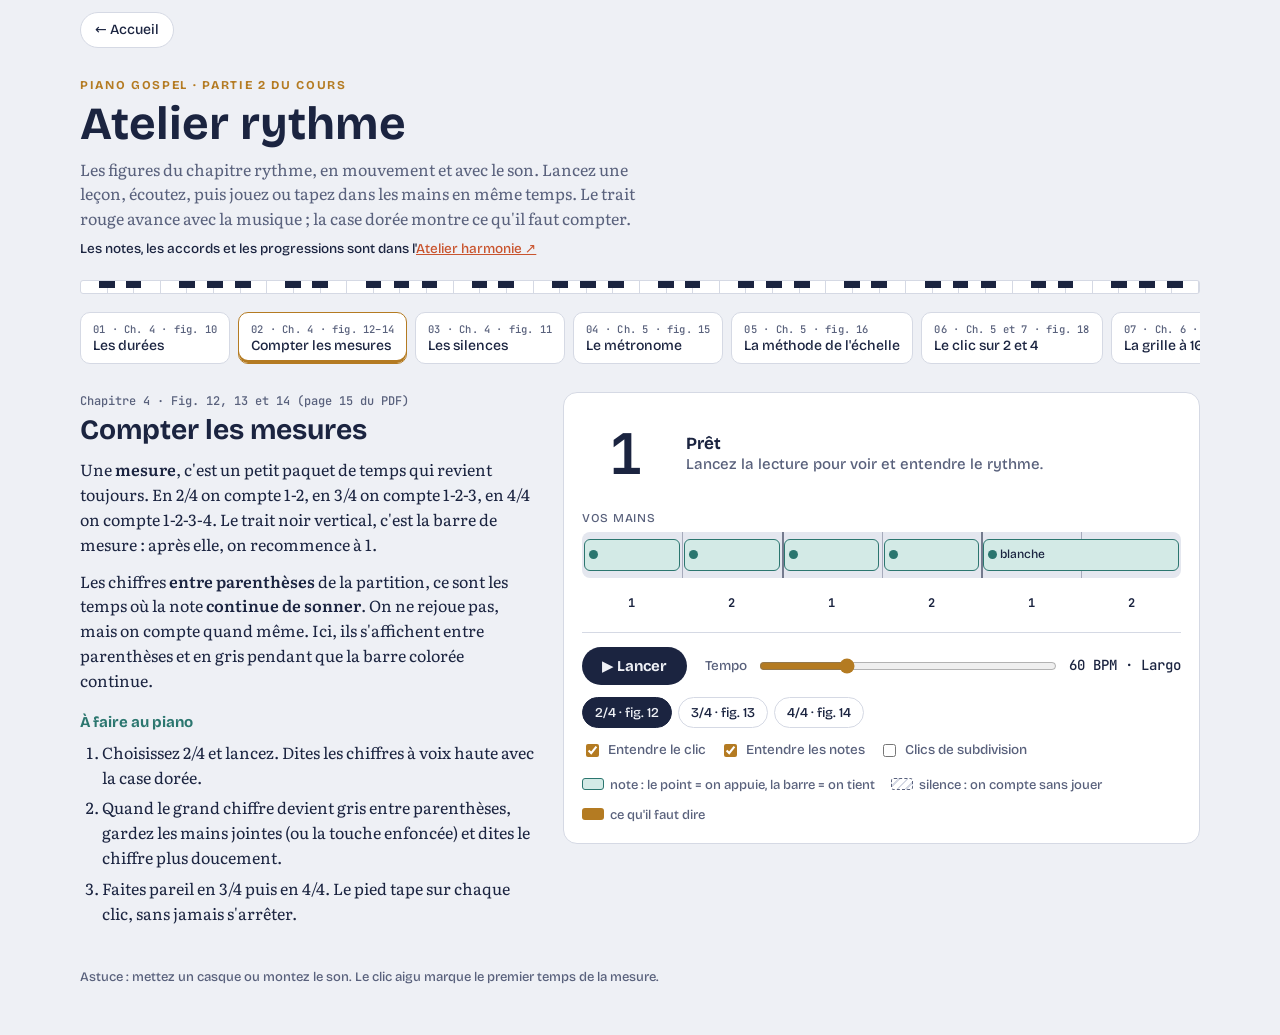
<file: rythme.html>
<!doctype html>
<html lang="fr">
<head>
<meta charset="utf-8">
<meta name="viewport" content="width=device-width, initial-scale=1, viewport-fit=cover">
<title>Atelier rythme · Piano gospel</title>
<meta name="description" content="Cours de piano gospel pour débutants : ateliers animés et sonores.">
<meta name="theme-color" content="#1B2440">
<link rel="manifest" href="manifest.webmanifest">
<link rel="icon" href="icons/icon-192.png" type="image/png">
<link rel="apple-touch-icon" href="icons/apple-touch-icon.png">
<meta name="mobile-web-app-capable" content="yes">
<meta name="apple-mobile-web-app-capable" content="yes">
<meta name="apple-mobile-web-app-title" content="Piano gospel">
<link rel="stylesheet" href="fonts/fonts.css">

<style>*{box-sizing:border-box}html{-webkit-text-size-adjust:100%}
:root{padding-top:env(safe-area-inset-top,0px);padding-bottom:env(safe-area-inset-bottom,0px)}
body{margin:0;font-size:14px}img{max-width:100%}[hidden]{display:none!important}
.appbar{display:flex;align-items:center;gap:10px;padding-block:12px 0;font-family:var(--f-display);font-size:14px}
.appbar a{color:var(--ink);text-decoration:none;border:1.5px solid var(--line);border-radius:999px;padding:6px 14px;background:var(--surface)}
.appbar a:focus-visible{outline:2px solid var(--gold);outline-offset:2px}

/* Mise en page : en-tête + bande clavier, menu des leçons défilant, puis leçon en deux colonnes (texte | scène animée) qui s'empilent sur téléphone. */
:root{
  --bg:#EEF0F5; --surface:#FFFFFF; --ink:#1B2440; --muted:#59617C; --line:#D5D9E4; --soft:#E4E7EF;
  --gold:#B47B22; --gold-soft:#F3E3C4; --coral:#C9542E; --coral-soft:#F7DACD; --teal:#2B766F; --teal-soft:#D3EAE6;
  --violet:#5B4B8A; --violet-soft:#E2DCF0; --key:#1B2440;
  --f-display:"Bricolage Grotesque", "Trebuchet MS", system-ui, sans-serif;
  --f-body:"Literata", Georgia, "Times New Roman", serif;
  --f-mono:"JetBrains Mono", ui-monospace, "SFMono-Regular", Menlo, monospace;
}
@media (prefers-color-scheme: dark){:root:not([data-theme="light"]){
  --bg:#0F1320; --surface:#171E30; --ink:#E7EAF3; --muted:#9AA2BC; --line:#2B3452; --soft:#20283D;
  --gold:#E2AB4E; --gold-soft:#3A3020; --coral:#EF7C55; --coral-soft:#43281F; --teal:#55B6AA; --teal-soft:#183531;
  --violet:#A493DD; --violet-soft:#2A2545; --key:#E7EAF3; color-scheme:dark}}
:root[data-theme="dark"]{
  --bg:#0F1320; --surface:#171E30; --ink:#E7EAF3; --muted:#9AA2BC; --line:#2B3452; --soft:#20283D;
  --gold:#E2AB4E; --gold-soft:#3A3020; --coral:#EF7C55; --coral-soft:#43281F; --teal:#55B6AA; --teal-soft:#183531;
  --violet:#A493DD; --violet-soft:#2A2545; --key:#E7EAF3; color-scheme:dark}
*{box-sizing:border-box}
body{background:var(--bg);color:var(--ink);font-family:var(--f-body);font-size:16px;line-height:1.55;
  padding-left:max(16px,env(safe-area-inset-left,0px));padding-right:max(16px,env(safe-area-inset-right,0px));padding-block:0 48px}
.wrap{max-width:1120px;margin:0 auto}
header{padding-block:28px 0}
.eyebrow{font-family:var(--f-display);font-size:12px;letter-spacing:.14em;text-transform:uppercase;color:var(--gold);font-weight:700}
h1{font-family:var(--f-display);font-weight:700;font-size:clamp(30px,5vw,46px);line-height:1.05;margin:6px 0 8px;text-wrap:balance}
.sub{color:var(--muted);max-width:62ch;margin:0}
.keys{height:14px;margin-top:20px;border-radius:3px;
  background:
   repeating-linear-gradient(90deg,transparent 0 calc(100%/42*1 - 1px),var(--line) calc(100%/42*1 - 1px) calc(100%/42*1)),
   var(--surface);border:1px solid var(--line);position:relative;overflow:hidden}
.keys::after{content:"";position:absolute;inset:0 0 45% 0;
  background:repeating-linear-gradient(90deg,
   transparent 0 1.6%, var(--key) 1.6% 3.0%, transparent 3.0% 4.0%, var(--key) 4.0% 5.4%, transparent 5.4% 8.8%,
   var(--key) 8.8% 10.2%, transparent 10.2% 11.3%, var(--key) 11.3% 12.7%, transparent 12.7% 13.8%, var(--key) 13.8% 15.2%, transparent 15.2% 16.67%)}
nav{margin-top:18px;overflow-x:auto;scrollbar-width:thin;padding-bottom:6px}
nav ol{list-style:none;display:flex;gap:8px;margin:0;padding:0;width:max-content}
nav a{display:flex;flex-direction:column;gap:1px;text-decoration:none;color:var(--ink);background:var(--surface);
  border:1px solid var(--line);border-radius:10px;padding:8px 12px;min-width:118px}
nav a small{font-family:var(--f-mono);font-size:10.5px;color:var(--muted);letter-spacing:.02em}
nav a span{font-family:var(--f-display);font-weight:500;font-size:14px;line-height:1.2}
nav a[aria-current="page"]{border-color:var(--gold);box-shadow:inset 0 -3px 0 var(--gold)}
nav a:focus-visible,button:focus-visible,input:focus-visible,select:focus-visible{outline:2px solid var(--gold);outline-offset:2px}
main{display:grid;grid-template-columns:minmax(0,5fr) minmax(0,7fr);gap:28px;margin-top:22px;align-items:start}
@media (max-width:860px){main{grid-template-columns:minmax(0,1fr)}}
.text{min-width:0}
.text .ref{font-family:var(--f-mono);font-size:12px;color:var(--muted)}
.text h2{font-family:var(--f-display);font-weight:700;font-size:28px;line-height:1.1;margin:4px 0 12px;text-wrap:balance}
.text p{margin:0 0 12px;max-width:62ch}
.text h3{font-family:var(--f-display);font-size:15px;font-weight:700;margin:18px 0 6px;color:var(--teal)}
.text ol{margin:0;padding-left:22px}
.text li{margin-bottom:6px}
.legend{display:flex;flex-wrap:wrap;gap:10px 16px;font-size:13px;color:var(--muted);margin-top:14px;font-family:var(--f-display)}
.legend i{display:inline-block;width:22px;height:12px;border-radius:3px;vertical-align:-1px;margin-right:6px}
.stage{background:var(--surface);border:1px solid var(--line);border-radius:14px;padding:18px;min-width:0}
.readout{display:flex;align-items:center;gap:16px;min-height:86px}
.big{font-family:var(--f-mono);font-weight:700;font-size:56px;line-height:1;min-width:2.6ch;text-align:center;color:var(--ink);transition:transform .06s}
.big.dim{color:var(--muted);opacity:.55}
.big.pulse{transform:scale(1.12)}
.state{font-family:var(--f-display);font-size:15px;color:var(--muted);line-height:1.3}
.state b{color:var(--ink);font-weight:700;display:block;font-size:17px}
.tracks{margin-top:12px;display:flex;flex-direction:column;gap:10px}
.lname{font-family:var(--f-display);font-size:12px;letter-spacing:.06em;text-transform:uppercase;color:var(--muted);margin-bottom:4px;display:flex;justify-content:space-between}
.lbody{position:relative;height:46px;background:var(--soft);border-radius:8px;overflow:hidden}
.lbody.short{height:34px}
.gl{position:absolute;top:0;bottom:0;width:1px;background:var(--line)}
.gl.beat{background:color-mix(in srgb,var(--muted) 45%,transparent)}
.gl.bar{width:2px;background:var(--ink);opacity:.55}
.blk{position:absolute;top:7px;bottom:7px;border-radius:6px;background:var(--teal-soft);border:1.5px solid var(--teal);
  display:flex;align-items:center;padding-left:16px;font-family:var(--f-display);font-size:12px;color:var(--ink);white-space:nowrap;overflow:hidden;transition:background .08s}
.blk::before{content:"";position:absolute;left:4px;top:50%;width:9px;height:9px;margin-top:-4.5px;border-radius:50%;background:var(--teal)}
.blk.on{background:color-mix(in srgb,var(--teal) 38%,var(--surface))}
.blk.hit::before{transform:scale(1.7)}
.blk.c2{background:var(--gold-soft);border-color:var(--gold)} .blk.c2::before{background:var(--gold)} .blk.c2.on{background:color-mix(in srgb,var(--gold) 40%,var(--surface))}
.blk.c3{background:var(--violet-soft);border-color:var(--violet)} .blk.c3::before{background:var(--violet)} .blk.c3.on{background:color-mix(in srgb,var(--violet) 40%,var(--surface))}
.blk.c4{background:var(--coral-soft);border-color:var(--coral)} .blk.c4::before{background:var(--coral)} .blk.c4.on{background:color-mix(in srgb,var(--coral) 40%,var(--surface))}
.blk.rest{background:repeating-linear-gradient(135deg,transparent 0 6px,color-mix(in srgb,var(--muted) 22%,transparent) 6px 8px);border:1.5px dashed var(--muted);color:var(--muted);padding-left:6px}
.blk.rest::before{display:none}
.blk.rest.on{background:repeating-linear-gradient(135deg,transparent 0 6px,color-mix(in srgb,var(--muted) 40%,transparent) 6px 8px)}
.blk .tie{position:absolute;top:2px;bottom:2px;border-left:2px dotted var(--teal)}
.acc{position:absolute;top:-1px;font-family:var(--f-mono);font-weight:700;font-size:13px;color:var(--coral);transform:translateX(-2px)}
.ph{position:absolute;top:0;bottom:0;width:2px;background:var(--coral);left:0;will-change:transform;pointer-events:none;opacity:0}
.playing .ph{opacity:1}
.syl{display:flex;margin-top:2px;position:relative}
.syl span{flex:1 1 0;min-width:0;text-align:center;font-family:var(--f-mono);font-size:12px;color:var(--muted);padding:4px 0;border-radius:5px}
.syl span.b{color:var(--ink);font-weight:700}
.syl span.on{background:var(--gold);color:#fff}
.controls{display:flex;flex-wrap:wrap;gap:12px 18px;align-items:center;margin-top:16px;padding-top:14px;border-top:1px solid var(--line)}
.btn{font-family:var(--f-display);font-weight:700;font-size:15px;border:0;border-radius:999px;padding:10px 20px;cursor:pointer;background:var(--ink);color:var(--bg);display:inline-flex;align-items:center;gap:8px}
.btn.ghost{background:transparent;color:var(--ink);border:1.5px solid var(--line);font-weight:500;padding:8px 14px}
.btn.ok{background:var(--teal);color:#fff}
.btn.ko{background:transparent;color:var(--coral);border:1.5px solid var(--coral)}
.tempo{display:flex;align-items:center;gap:10px;flex:1 1 240px;min-width:0}
.tempo input{flex:1;min-width:0;accent-color:var(--gold)}
.tempo output{font-family:var(--f-mono);font-size:14px;white-space:nowrap}
.chips{display:flex;flex-wrap:wrap;gap:6px;width:100%}
.chips button{font-family:var(--f-display);font-size:13.5px;border:1.5px solid var(--line);background:transparent;color:var(--ink);border-radius:999px;padding:6px 12px;cursor:pointer}
.chips button[aria-pressed="true"]{background:var(--ink);color:var(--bg);border-color:var(--ink)}
.toggles{display:flex;flex-wrap:wrap;gap:6px 14px;font-family:var(--f-display);font-size:13.5px;color:var(--muted)}
.toggles label{display:flex;gap:6px;align-items:center;cursor:pointer}
.toggles input{accent-color:var(--gold)}
.note{font-size:13.5px;color:var(--muted);margin-top:10px;font-family:var(--f-display)}
/* métronome */
.metro{display:grid;grid-template-columns:auto minmax(0,1fr);gap:22px;align-items:center}
@media (max-width:520px){.metro{grid-template-columns:minmax(0,1fr)} .metro svg{margin:0 auto}}
.metro svg{width:170px;height:auto;display:block}
.bpm{font-family:var(--f-mono);font-weight:700;font-size:58px;line-height:1}
.bpm small{font-size:15px;color:var(--muted);font-weight:500;margin-left:6px}
.tname{font-family:var(--f-display);font-size:18px;margin-top:2px}
.zone{font-size:13px;color:var(--violet);font-family:var(--f-display);min-height:20px}
.dots{display:flex;gap:10px;margin-top:14px}
.dots span{width:26px;height:26px;border-radius:50%;border:2px solid var(--line);display:grid;place-items:center;font-family:var(--f-mono);font-size:12px;color:var(--muted)}
.dots span.on{background:var(--coral);border-color:var(--coral);color:#fff}
.dots span.first.on{background:var(--gold);border-color:var(--gold)}
.row{display:flex;flex-wrap:wrap;gap:8px;align-items:center;margin-top:12px}
select{font-family:var(--f-display);font-size:14px;padding:6px 8px;border-radius:8px;border:1.5px solid var(--line);background:var(--surface);color:var(--ink)}
/* échelle */
.ladder{display:flex;align-items:flex-end;gap:6px;height:150px;margin-top:8px}
.ladder div{flex:1 1 0;min-width:0;background:var(--teal-soft);border-radius:5px 5px 0 0;position:relative;display:flex;justify-content:center}
.ladder div span{position:absolute;top:-20px;font-family:var(--f-mono);font-size:11px;color:var(--muted)}
.ladder div.done{background:var(--teal)}
.ladder div.cur{background:var(--gold)}
.ladder div.cur span{color:var(--ink);font-weight:700}
.pips{display:flex;gap:8px;align-items:center;font-family:var(--f-display);font-size:14px;color:var(--muted)}
.pips i{width:16px;height:16px;border-radius:50%;border:2px solid var(--teal);display:inline-block}
.pips i.on{background:var(--teal)}
.msg{font-family:var(--f-display);font-size:15px;min-height:24px;margin-top:10px}
.fields{display:flex;flex-wrap:wrap;gap:10px 16px;font-family:var(--f-display);font-size:13.5px;color:var(--muted)}
.fields label{display:flex;flex-direction:column;gap:3px}
.fields input{width:90px;font-family:var(--f-mono);font-size:14px;padding:5px 8px;border-radius:8px;border:1.5px solid var(--line);background:var(--surface);color:var(--ink)}
footer{margin-top:36px;font-size:13px;color:var(--muted);font-family:var(--f-display)}
@media (prefers-reduced-motion:reduce){.big{transition:none}.blk{transition:none}}
</style>
</head>
<body>


<div class="wrap">
<div class="appbar"><a href="index.html">← Accueil</a></div>
<header>
  <div class="eyebrow">Piano gospel · partie 2 du cours</div>
  <h1>Atelier rythme</h1>
  <p class="sub">Les figures du chapitre rythme, en mouvement et avec le son. Lancez une leçon, écoutez, puis jouez ou tapez dans les mains en même temps. Le trait rouge avance avec la musique ; la case dorée montre ce qu'il faut compter.</p>
  <p style="font-family:var(--f-display);font-size:13.5px;margin:8px 0 0">Les notes, les accords et les progressions sont dans l'<a style="color:var(--coral)" href="harmonie.html" >Atelier harmonie ↗</a></p>
  <div class="keys" aria-hidden="true"></div>
  <nav aria-label="Leçons"><ol id="nav"></ol></nav>
</header>
<main id="main"></main>
<footer>Astuce : mettez un casque ou montez le son. Le clic aigu marque le premier temps de la mesure.</footer>
</div>

<script>
/* ------------------------------------------------------------------ audio */
const AU = {
  ctx: null, out: null,
  ensure() {
    if (!this.ctx) {
      const C = window.AudioContext || window.webkitAudioContext;
      this.ctx = new C();
      const comp = this.ctx.createDynamicsCompressor();
      this.out = this.ctx.createGain();
      this.out.gain.value = 0.85;
      this.out.connect(comp); comp.connect(this.ctx.destination);
    }
    if (this.ctx.state === "suspended") this.ctx.resume();
    return this.ctx;
  },
  click(t, lvl) {
    const c = this.ctx, o = c.createOscillator(), g = c.createGain();
    o.type = "sine"; o.frequency.value = [880, 1250, 1760][lvl];
    const v = [0.16, 0.42, 0.65][lvl];
    g.gain.setValueAtTime(0.0001, t);
    g.gain.exponentialRampToValueAtTime(v, t + 0.002);
    g.gain.exponentialRampToValueAtTime(0.0001, t + 0.055);
    o.connect(g); g.connect(this.out); o.start(t); o.stop(t + 0.07);
  },
  note(t, freqs, dur, vel) {
    const c = this.ctx, len = Math.min(Math.max(dur, 0.12), 3);
    for (const f of freqs) {
      for (const [type, mult, amp] of [["triangle", 1, 1], ["sine", 2, 0.22]]) {
        const o = c.createOscillator(), g = c.createGain();
        o.type = type; o.frequency.value = f * mult;
        const a = vel * amp / Math.sqrt(freqs.length);
        g.gain.setValueAtTime(0.0001, t);
        g.gain.exponentialRampToValueAtTime(a, t + 0.006);
        g.gain.exponentialRampToValueAtTime(a * 0.4, t + 0.16);
        g.gain.exponentialRampToValueAtTime(a * 0.14, t + Math.max(0.2, len - 0.03));
        g.gain.exponentialRampToValueAtTime(0.0001, t + len + 0.06);
        o.connect(g); g.connect(this.out); o.start(t); o.stop(t + len + 0.08);
      }
    }
  }
};

/* ------------------------------------------------------------- transport */
class Transport {
  constructor() { this.on = false; }
  start(cfg) {
    this.stop(true);
    const c = AU.ensure();
    this.cfg = cfg; this.spb = 60 / cfg.bpm;
    this.t0 = c.currentTime + 0.15; this.k = 0; this.i = 0; this.on = true;
    this.ev = [...cfg.events].sort((a, b) => a.t - b.t);
    this.timer = setInterval(() => this.tick(), 25);
    this.tick();
    const draw = () => {
      if (!this.on) return;
      const p = (AU.ctx.currentTime - this.t0) / this.spb;
      cfg.frame(p < 0 ? -1 : p % cfg.L, p);
      this.raf = requestAnimationFrame(draw);
    };
    this.raf = requestAnimationFrame(draw);
  }
  tick() {
    if (!this.ev.length) return;
    const c = AU.ctx, ahead = c.currentTime + 0.14;
    for (let guard = 0; guard < 500; guard++) {
      const e = this.ev[this.i];
      const time = this.t0 + (this.k * this.cfg.L + e.t) * this.spb;
      if (time > ahead) break;
      if (time >= c.currentTime - 0.03) e.play(time, this.spb);
      this.i++;
      if (this.i >= this.ev.length) { this.i = 0; this.k++; }
    }
  }
  setBpm(b) {
    if (!this.on) return;
    const c = AU.ctx, p = (c.currentTime - this.t0) / this.spb, ns = 60 / b;
    this.t0 = c.currentTime - p * ns; this.spb = ns;
  }
  stop(silent) {
    const was = this.on;
    this.on = false; clearInterval(this.timer); cancelAnimationFrame(this.raf);
    if (was && this.cfg && this.cfg.onStop && !silent) this.cfg.onStop();
  }
}
const TR = new Transport();

/* ---------------------------------------------------------------- données */
const N = {G2:98, A2:110, C3:130.81, E3:164.81, F2:87.31, G3:196, A3:220, C4:261.63, D4:293.66, E4:329.63, F4:349.23,
  G4:392, A4:440, B4:493.88, C5:523.25, D5:587.33, E5:659.25};
const CH_C = [N.E4, N.G4, N.C5], CH_F = [N.F4, N.A4, N.C5], CH_G = [N.D4, N.G4, N.B4];
const restName = d => ({4: "pause", 2: "demi-pause", 1: "soupir", 0.5: "demi-soupir"})[d] || "silence";

function syllables(beats, bars, sub, kind) {
  const out = [];
  for (let b = 0; b < bars; b++) for (let p = 0; p < beats; p++) for (let s = 0; s < sub; s++) {
    const n = String(p + 1);
    if (kind === "68") { out.push(String(p * sub + s + 1)); continue; }
    if (kind === "123") { out.push(String(s + 1)); continue; }
    if (kind === "trio") { out.push(["tri", "o", "let"][s]); continue; }
    if (kind === "swing") { out.push([n, "", "et"][s]); continue; }
    if (sub === 1) out.push(n);
    else if (sub === 2) out.push(s ? "et" : n);
    else if (sub === 4) out.push([n, "e", "et", "a"][s]);
    else out.push(s ? "·" : n);
  }
  return out;
}
const seq = (start, step, n, d, extra) => Array.from({length: n}, (_, i) => [start + i * step, d ?? step, extra ? {...extra} : {}]);

/* lane: {label, col, count, f (fréquences), ev: [[t, d, {rest, acc, text, split, f}]]} */
function P(name, beats, bars, sub, lanes, opt = {}) {
  return {name, beats, bars, sub, lanes, syll: opt.syll || syllables(beats, bars, sub, opt.kind),
    clicks: opt.clicks || "all", hints: opt.hints, ref: opt.ref};
}

const LESSONS = [
{ id: "durees", nav: "Ch. 4 · fig. 10", title: "Les durées",
  ref: "Chapitre 4 · Fig. 10, l'arbre des valeurs",
  intro: `<p>Les cinq lignes remplissent <b>la même mesure de 4 temps</b>. Seul le nombre de notes change : chaque figure vaut la moitié de celle du dessus.</p>
  <p>Le point au début d'une barre colorée, c'est le moment où l'on <b>appuie</b> sur la touche. La longueur de la barre, c'est le temps pendant lequel on <b>garde la touche enfoncée</b>.</p>`,
  steps: ["Lancez avec « Toutes » : écoutez comment les lignes se superposent.",
    "Choisissez une seule ligne (par exemple « Blanches ») et tapez-la dans les mains en comptant les cases dorées.",
    "Passez d'une ligne à l'autre sans arrêter : le tempo ne change pas, seul le nombre de notes change."],
  bpm: 60, min: 40, max: 120, subClick: false,
  patterns: (() => {
    const L = [
      {label: "Ronde · 4 temps", col: 4, f: [N.C4], ev: [[0, 4, {}]]},
      {label: "Blanches · 2 temps", col: 2, f: [N.E4], ev: seq(0, 2, 2)},
      {label: "Noires · 1 temps", col: 1, f: [N.G4], ev: seq(0, 1, 4)},
      {label: "Croches · ½ temps", col: 3, f: [N.C5], ev: seq(0, .5, 8)},
      {label: "Doubles croches · ¼ temps", col: 1, f: [N.E5], ev: seq(0, .25, 16)},
    ];
    const names = ["Toutes", "Ronde", "Blanches", "Noires", "Croches", "Doubles"];
    return names.map((nm, i) => P(nm, 4, 1, 4, L.map((l, j) => ({...l, mute: i > 0 && j !== i - 1, count: i > 0 && j === i - 1}))));
  })() },

{ id: "mesures", nav: "Ch. 4 · fig. 12–14", title: "Compter les mesures",
  ref: "Chapitre 4 · Fig. 12, 13 et 14 (page 15 du PDF)",
  intro: `<p>Une <b>mesure</b>, c'est un petit paquet de temps qui revient toujours. En 2/4 on compte 1-2, en 3/4 on compte 1-2-3, en 4/4 on compte 1-2-3-4. Le trait noir vertical, c'est la barre de mesure : après elle, on recommence à 1.</p>
  <p>Les chiffres <b>entre parenthèses</b> de la partition, ce sont les temps où la note <b>continue de sonner</b>. On ne rejoue pas, mais on compte quand même. Ici, ils s'affichent entre parenthèses et en gris pendant que la barre colorée continue.</p>`,
  steps: ["Choisissez 2/4 et lancez. Dites les chiffres à voix haute avec la case dorée.",
    "Quand le grand chiffre devient gris entre parenthèses, gardez les mains jointes (ou la touche enfoncée) et dites le chiffre plus doucement.",
    "Faites pareil en 3/4 puis en 4/4. Le pied tape sur chaque clic, sans jamais s'arrêter."],
  bpm: 60, min: 40, max: 110, subClick: false,
  patterns: [
    P("2/4 · fig. 12", 2, 3, 1, [{label: "Vos mains", col: 1, count: true, f: [N.G4], ev: [[0,1,{}],[1,1,{}],[2,1,{}],[3,1,{}],[4,2,{text:"blanche"}]]}]),
    P("3/4 · fig. 13", 3, 3, 1, [{label: "Vos mains", col: 1, count: true, f: [N.G4], ev: [[0,1,{}],[1,1,{}],[2,1,{}],[3,2,{text:"blanche"}],[5,1,{}],[6,3,{text:"blanche pointée"}]]}]),
    P("4/4 · fig. 14", 4, 3, 1, [{label: "Vos mains", col: 1, count: true, f: [N.G4], ev: [[0,1,{}],[1,1,{}],[2,1,{}],[3,1,{}],[4,2,{text:"blanche"}],[6,2,{text:"blanche"}],[8,4,{text:"ronde"}]]}]),
  ] },

{ id: "silences", nav: "Ch. 4 · fig. 11", title: "Les silences",
  ref: "Chapitre 4 · Fig. 11 et encadré « Couleur gospel »",
  intro: `<p>Un silence, c'est une durée où l'on <b>ne joue pas</b>, mais où l'on <b>continue de compter</b>. Sur l'animation, les zones hachurées sont des silences : le chiffre reste affiché en gris, la musique continue d'avancer.</p>
  <p>Le dernier exemple montre les <b>stops</b> du gospel : des accords courts, coupés net, séparés par des silences précis. C'est le silence qui donne l'énergie.</p>`,
  steps: ["« Soupirs » : jouez sur les cases colorées, levez les mains sur les cases hachurées tout en comptant.",
    "« Pause » : quatre temps de silence complets. Comptez 1-2-3-4 sans accélérer.",
    "« Stops gospel » : relâchez l'accord exactement au début de chaque zone hachurée."],
  bpm: 66, min: 40, max: 120, subClick: false,
  patterns: [
    P("Soupirs", 4, 2, 2, [{label: "Vos mains", col: 1, count: true, f: [N.G4], ev: [[0,1,{}],[1,1,{rest:1}],[2,1,{}],[3,1,{rest:1}],[4,2,{}],[6,2,{rest:1}]]}]),
    P("Pause", 4, 2, 1, [{label: "Vos mains", col: 1, count: true, f: [N.G4], ev: [[0,1,{}],[1,1,{}],[2,1,{}],[3,1,{}],[4,4,{rest:1}]]}]),
    P("Stops gospel", 4, 2, 2, [
      {label: "Main droite · accord de Do", col: 4, count: true, f: CH_C, ev: [[0,.5,{acc:1}],[.5,1,{rest:1}],[1.5,.5,{acc:1}],[2,2,{rest:1}],[4,.5,{acc:1}],[4.5,.5,{rest:1}],[5,.5,{acc:1}],[5.5,2.5,{rest:1}]]},
      {label: "Main gauche", col: 2, f: [N.C3], ev: [[0,.5,{}],[1.5,.5,{}],[4,.5,{}],[5,.5,{}]]}]),
  ] },

{ id: "metronome", nav: "Ch. 5 · fig. 15", title: "Le métronome", custom: "metro",
  ref: "Chapitre 5 · Fig. 15 et « Comment le régler »",
  intro: `<p>Le métronome fait un <b>clic régulier</b>. Le nombre affiché est le tempo en <b>BPM</b> (battements par minute) : 60 BPM = un clic par seconde. En général, <b>un clic = un temps</b>.</p>
  <p>Le clic aigu (cercle doré) marque le <b>premier temps</b> de chaque mesure. Les subdivisions ajoutent des petits clics entre les temps : très utile pour placer les croches.</p>`,
  steps: ["Réglez 60 BPM, lancez, et écoutez 4 clics en comptant « 1, 2, 3, 4 ».",
    "Sur le « 1 » suivant, jouez une note par clic (exercice 1 du PDF). Si le clic disparaît sous votre note, vous êtes en place.",
    "Activez « croches » : chaque temps est coupé en deux. Jouez deux notes par clic (exercice 2)."] },

{ id: "echelle", nav: "Ch. 5 · fig. 16", title: "La méthode de l'échelle", custom: "ladder",
  ref: "Chapitre 5 · Fig. 16",
  intro: `<p>On ne gagne pas en vitesse en jouant vite. On gagne en jouant <b>juste un peu plus vite</b>, palier par palier.</p>
  <p>Jouez votre passage avec le métronome. À chaque passage sans erreur, cliquez « Propre ». Au bout de <b>trois passages propres d'affilée</b>, l'atelier monte le tempo tout seul. Une erreur remet le compteur à zéro.</p>`,
  steps: ["Choisissez un tempo de départ où vous jouez sans hésiter (souvent plus lent que vous ne le pensez).",
    "Lancez le métronome et jouez le passage. Cliquez « Propre » ou « Erreur » après chaque essai.",
    "Le lendemain, recommencez quelques paliers en dessous de votre record."] },

{ id: "backbeat", nav: "Ch. 5 et 7 · fig. 18", title: "Le clic sur 2 et 4",
  ref: "Chapitre 5 · Fig. 18 et chapitre 7 « Les temps 2 et 4 »",
  intro: `<p>Dans le gospel, la pulsation qui « balance » tombe sur les temps <b>2 et 4</b> : c'est là que l'assemblée frappe dans les mains.</p>
  <p>Comparez les deux réglages. Avec « Clic sur 2 et 4 », le métronome se tait sur 1 et 3 : c'est votre main gauche qui les tient. Sur un vrai métronome, on obtient ça en réglant <b>la moitié du tempo</b> (40 pour jouer à 80) et en imaginant que chaque clic est un 2 ou un 4.</p>`,
  steps: ["Écoutez d'abord « Clic sur chaque temps », puis « Clic sur 2 et 4 » : sentez la différence.",
    "Décochez « Entendre les notes » et jouez vous-même : main gauche (Do, Sol) sur 1 et 3, accord de main droite sur 2 et 4, en même temps que le clic.",
    "Frappez des mains uniquement sur les clics en comptant les quatre temps à voix haute."],
  bpm: 80, min: 50, max: 130, subClick: false,
  patterns: (() => {
    const lanes = [
      {label: "Main droite · accord sur 2 et 4", col: 4, f: CH_C, ev: [[1,1,{acc:1}],[3,1,{acc:1}],[5,1,{acc:1}],[7,1,{acc:1}]]},
      {label: "Main gauche · basse sur 1 et 3", col: 2, f: [N.C3], ev: [[0,1,{}],[2,1,{f:[N.G2]}],[4,1,{}],[6,1,{f:[N.G2]}]]}];
    const hints = ["main gauche", "clic + main droite", "main gauche", "clic + main droite"];
    return [P("Clic sur chaque temps", 4, 2, 1, lanes, {hints: ["main gauche", "main droite", "main gauche", "main droite"]}),
            P("Clic sur 2 et 4", 4, 2, 1, lanes, {clicks: "backbeat", hints})];
  })() },

{ id: "grille", nav: "Ch. 6 · fig. 19, 22, 23", title: "La grille à 16 cases",
  ref: "Chapitre 6 · Fig. 19, 22 et 23",
  intro: `<p>Chaque temps est coupé en <b>quatre cases</b> : on compte « 1 e et a, 2 e et a… ». Chaque note démarre dans une case précise. Lire un rythme devient alors une simple question de position.</p>
  <p>La <b>syncope</b> démarre sur un « et » (entre deux clics) et continue par-dessus le temps suivant. Les petits chevrons rouges sont des accents : on appuie un peu plus fort.</p>`,
  steps: ["« Noires » puis « Croches » : dites toute la grille à voix haute, en appuyant sur les chiffres.",
    "« Syncope » : tapez seulement les cases colorées. Les notes 2 et 3 tombent entre les clics.",
    "« Doubles croches » : quatre notes par clic, puis une croche suivie de deux doubles (« 3 … et a »)."],
  bpm: 60, min: 40, max: 110, subClick: true,
  patterns: [
    P("Noires", 4, 1, 4, [{label: "Vos mains", col: 1, count: true, f: [N.G4], ev: seq(0, 1, 4)}]),
    P("Croches", 4, 1, 4, [{label: "Vos mains", col: 1, count: true, f: [N.G4], ev: seq(0, .5, 8)}]),
    P("Syncope", 4, 1, 4, [{label: "Vos mains", col: 4, count: true, f: [N.G4], ev: [[0,1.5,{}],[1.5,1,{acc:1}],[2.5,.5,{acc:1}],[3,1,{}]]}]),
    P("Doubles croches", 4, 1, 4, [{label: "Vos mains", col: 3, count: true, f: [N.G4], ev: [[0,.25,{}],[.25,.25,{}],[.5,.25,{}],[.75,.25,{}],[1,1,{}],[2,.5,{}],[2.5,.25,{}],[2.75,.25,{}],[3,1,{}]]}]),
  ] },

{ id: "pointee", nav: "Ch. 6 · fig. 20–21", title: "Point et liaison",
  ref: "Chapitre 6 · Fig. 20 et 21",
  intro: `<p>Le <b>point</b> ajoute la moitié de la valeur : une noire pointée dure un temps et demi. Elle est presque toujours suivie d'une croche qui tombe sur le « et ».</p>
  <p>La <b>liaison</b> soude deux notes de même hauteur : on joue la première et on la garde pendant la seconde. Sur l'animation, le pointillé vertical montre l'endroit où la partition écrit deux notes, mais on n'appuie qu'une fois.</p>`,
  steps: ["« Noire pointée + croche » : écoutez le rythme long-court, puis tapez-le en comptant « 1 (2) et 3 (4) et ».",
    "« Liaisons » : jouez seulement sur les points colorés. Au pointillé, ne rejouez pas.",
    "Réglez 50 BPM et jouez les deux exemples au piano, sur un Do."],
  bpm: 60, min: 40, max: 110, subClick: false,
  patterns: [
    P("Noire pointée + croche", 4, 2, 2, [{label: "Vos mains", col: 1, count: true, f: [N.G4], ev: [[0,1.5,{text:"1½ t."}],[1.5,.5,{}],[2,1.5,{text:"1½ t."}],[3.5,.5,{}],[4,3,{text:"blanche pointée"}],[7,1,{}]]}]),
    P("Liaisons", 4, 2, 1, [{label: "Vos mains", col: 2, count: true, f: [N.G4], ev: [[0,1,{}],[1,1,{}],[2,2,{split:[1],text:"liée"}],[4,3,{split:[2],text:"liée"}],[7,1,{}]]}]),
  ] },

{ id: "swing", nav: "Ch. 6–7 · fig. 24, 26", title: "Droit, triolet, swing",
  ref: "Chapitre 6 · Fig. 24 et chapitre 7 · Fig. 26",
  intro: `<p><b>Croches droites</b> : le temps est coupé en deux parts égales. <b>Triolet</b> : le temps est coupé en trois parts égales.</p>
  <p>Le <b>swing</b>, c'est un triolet dont on lie les deux premières notes : une note longue, une note courte. C'est le balancement du shuffle et de nombreux chants gospel. Passez d'un réglage à l'autre pendant la lecture pour l'entendre.</p>`,
  steps: ["Lancez « Croches droites », puis cliquez sur « Swing » sans arrêter : la deuxième note de chaque temps arrive plus tard.",
    "« Triolets » : comptez « tri-o-let » sur chaque clic.",
    "Revenez au swing et chantez « dou-ba, dou-ba » : longue-courte, longue-courte."],
  bpm: 72, min: 50, max: 140, subClick: false,
  patterns: [
    P("Croches droites", 4, 1, 2, [{label: "Vos mains", col: 1, count: true, f: [N.G4], ev: seq(0, .5, 8)}]),
    P("Triolets", 4, 1, 3, [{label: "Vos mains", col: 3, count: true, f: [N.G4], ev: seq(0, 1/3, 12)}], {kind: "trio"}),
    P("Swing", 4, 1, 3, [{label: "Vos mains", col: 3, count: true, f: [N.G4], ev: [0,1,2,3].flatMap(b => [[b, 2/3, {}], [b + 2/3, 1/3, {}]])}], {kind: "swing"}),
  ] },

{ id: "ternaire", nav: "Ch. 7 · fig. 27", title: "6/8 et 12/8",
  ref: "Chapitre 7 · Fig. 27 et étude « Plus haut »", unit: "noire pointée",
  intro: `<p>En <b>6/8</b>, une mesure contient six croches groupées en <b>deux grands temps de trois</b>. On compte 1-2-3-4-5-6, en appuyant sur 1 et 4. Ici, le clic du métronome tombe sur ces grands temps.</p>
  <p>Le <b>12/8</b> contient quatre grands temps de trois croches. C'est le balancement ample des ballades et des adorations gospel.</p>`,
  steps: ["« 6/8 » : comptez 1-2-3-4-5-6 avec la case dorée, plus fort sur 1 et 4.",
    "« Longue-courte » : c'est le rythme de l'étude « Plus haut ». Jouez l'accord Mi-Sol-Ré sur chaque point coloré.",
    "« 12/8 » : comptez 1-2-3, 2-2-3, 3-2-3, 4-2-3 et balancez le corps sur chaque grand temps."],
  bpm: 54, min: 36, max: 90, subClick: true,
  patterns: [
    P("6/8 · six croches", 2, 2, 3, [{label: "Vos mains", col: 1, count: true, f: [N.G4], ev: seq(0, 1/3, 12).map(([t, d], i) => [t, d, {acc: i % 3 === 0 ? 1 : 0}])}], {kind: "68"}),
    P("6/8 · longue-courte", 2, 2, 3, [
      {label: "Main droite · Mi-Sol-Ré", col: 3, count: true, f: [N.E4, N.G4, N.D5], ev: [0,1,2,3].flatMap(b => [[b, 2/3, {acc:1}], [b + 2/3, 1/3, {}]])},
      {label: "Main gauche", col: 2, f: [N.C3], ev: [[0,2,{}],[2,2,{f:[N.E3]}]]}], {kind: "68"}),
    P("12/8", 4, 1, 3, [
      {label: "Main droite", col: 1, count: true, f: CH_C, ev: seq(0, 1/3, 12).map(([t, d], i) => [t, d, {acc: i % 3 === 0 ? 1 : 0}])},
      {label: "Main gauche", col: 2, f: [N.C3], ev: [[0,2,{}],[2,2,{f:[N.G2]}]]}], {kind: "123"}),
  ] },

{ id: "push", nav: "Ch. 6 · fig. 25", title: "Le push",
  ref: "Chapitre 6 · Fig. 25",
  intro: `<p>Dans le gospel, on joue souvent le nouvel accord <b>une croche avant</b> la barre de mesure, sur le « 4 et », puis on le garde. Cette anticipation donne de l'élan.</p>
  <p>Comparez les deux versions : sans anticipation, Fa arrive pile sur le 1. Avec le push, il arrive un demi-temps plus tôt, et la main gauche reste sur le 1.</p>`,
  steps: ["Écoutez « Sans anticipation », puis « Avec push » : repérez le moment où l'accord de Fa arrive.",
    "Décochez « Entendre les notes » et jouez vous-même : Do (3 temps et demi), puis Fa sur le « 4 et ».",
    "Inversez : Fa, puis Do anticipé."],
  bpm: 76, min: 50, max: 120, subClick: false,
  patterns: [
    P("Sans anticipation", 4, 2, 2, [
      {label: "Main droite", col: 4, count: true, f: CH_C, ev: [[0,4,{text:"C"}],[4,4,{text:"F",f:CH_F}]]},
      {label: "Main gauche", col: 2, f: [N.C3], ev: [[0,4,{text:"Do"}],[4,4,{text:"Fa",f:[N.F2]}]]}]),
    P("Avec push", 4, 2, 2, [
      {label: "Main droite", col: 4, count: true, f: CH_C, ev: [[0,3.5,{text:"C"}],[3.5,4.5,{text:"F anticipé",f:CH_F,acc:1}]]},
      {label: "Main gauche", col: 2, f: [N.C3], ev: [[0,4,{text:"Do"}],[4,4,{text:"Fa",f:[N.F2]}]]}]),
  ] },
];

/* ------------------------------------------------------------- utilitaires */
const $ = (s, el = document) => el.querySelector(s);
const h = (tag, attrs = {}, html = "") => { const e = document.createElement(tag); for (const k in attrs) e.setAttribute(k, attrs[k]); e.innerHTML = html; return e; };
const store = { get(k, d) { try { const v = localStorage.getItem(k); return v === null ? d : JSON.parse(v); } catch (e) { return d; } },
  set(k, v) { try { localStorage.setItem(k, JSON.stringify(v)); } catch (e) {} } };
function tempoName(b) { return b <= 60 ? "Largo" : b <= 76 ? "Adagio" : b <= 108 ? "Andante" : b <= 120 ? "Moderato" : b <= 160 ? "Allegro" : "Presto"; }
function gospelZone(b) { return b >= 58 && b <= 78 ? "zone ballade / adoration" : b >= 115 && b <= 150 ? "zone praise / shout" : ""; }

/* ------------------------------------------------------------- navigation */
const nav = $("#nav");
LESSONS.forEach((l, i) => {
  const li = h("li");
  li.append(h("a", {href: "#" + l.id}, `<small>${String(i + 1).padStart(2, "0")} · ${l.nav}</small><span>${l.title}</span>`));
  nav.append(li);
});

function textCol(l) {
  return `<div class="text"><div class="ref">${l.ref}</div><h2>${l.title}</h2>${l.intro}
    <h3>À faire au piano</h3><ol>${l.steps.map(s => `<li>${s}</li>`).join("")}</ol></div>`;
}

/* -------------------------------------------------------- leçon rythmique */
function rhythmLesson(l, root) {
  let pi = 0, bpm = l.bpm, playing = false;
  const opts = {click: true, notes: true, sub: l.subClick};
  const stage = h("section", {class: "stage", "aria-label": "Animation"});
  root.append(stage);
  stage.innerHTML = `
    <div class="readout"><div class="big" id="big">1</div><div class="state" id="st"><b>Prêt</b>Lancez la lecture pour voir et entendre le rythme.</div></div>
    <div class="tracks" id="tracks"></div>
    <div class="controls">
      <button class="btn" id="play" type="button">▶ Lancer</button>
      <div class="tempo"><label for="tempo-${l.id}" class="note" style="margin:0">Tempo</label>
        <input type="range" id="tempo-${l.id}" min="${l.min}" max="${l.max}" step="1" value="${bpm}">
        <output id="tv"></output></div>
      <div class="chips" role="group" aria-label="Exemples" id="chips"></div>
      <div class="toggles">
        <label><input type="checkbox" id="o-click-${l.id}" ${opts.click ? "checked" : ""}> Entendre le clic</label>
        <label><input type="checkbox" id="o-notes-${l.id}" checked> Entendre les notes</label>
        <label><input type="checkbox" id="o-sub-${l.id}" ${opts.sub ? "checked" : ""}> Clics de subdivision</label>
      </div>
    </div>
    <div class="legend">
      <span><i style="background:var(--teal-soft);border:1.5px solid var(--teal)"></i>note : le point = on appuie, la barre = on tient</span>
      <span><i style="background:repeating-linear-gradient(135deg,transparent 0 4px,var(--line) 4px 6px);border:1.5px dashed var(--muted)"></i>silence : on compte sans jouer</span>
      <span><i style="background:var(--gold)"></i>ce qu'il faut dire</span>
    </div>`;
  const tv = $("#tv", stage), big = $("#big", stage), st = $("#st", stage), tracks = $("#tracks", stage), playBtn = $("#play", stage);
  const showTempo = () => { tv.textContent = l.unit ? `${l.unit} = ${bpm}` : `${bpm} BPM · ${tempoName(bpm)}`; };
  showTempo();

  const chips = $("#chips", stage);
  l.patterns.forEach((p, i) => {
    const b = h("button", {type: "button", "aria-pressed": i === pi ? "true" : "false"}, p.name);
    b.onclick = () => { pi = i; chips.querySelectorAll("button").forEach((x, j) => x.setAttribute("aria-pressed", j === i ? "true" : "false")); build(); if (playing) startPlay(); };
    chips.append(b);
  });

  let blocks = [], phs = [], cells = [], cur;
  function build() {
    cur = l.patterns[pi];
    const L = cur.beats * cur.bars;
    tracks.innerHTML = ""; blocks = []; phs = [];
    for (const lane of cur.lanes) {
      const wrap = h("div");
      wrap.append(h("div", {class: "lname"}, `<span>${lane.label}</span>${lane.mute ? "<span>muet</span>" : ""}`));
      const body = h("div", {class: "lbody"});
      if (lane.mute) body.style.opacity = ".45";
      for (let s = 0; s <= L * cur.sub; s++) {
        const t = s / cur.sub; if (t >= L) break;
        const cls = t % cur.beats === 0 ? "gl bar" : Number.isInteger(+t.toFixed(6)) ? "gl beat" : "gl";
        if (s === 0) continue;
        const g = h("div", {class: cls}); g.style.left = (t / L * 100) + "%"; body.append(g);
      }
      for (const [t, d, o] of lane.ev) {
        const b = h("div", {class: "blk" + (o.rest ? " rest" : " c" + lane.col)});
        b.style.left = `calc(${t / L * 100}% + 2px)`; b.style.width = `calc(${d / L * 100}% - 4px)`;
        b.textContent = o.rest ? restName(d) : (o.text || "");
        if (o.split) for (const sp of o.split) { const tl = h("div", {class: "tie"}); tl.style.left = (sp / d * 100) + "%"; b.append(tl); }
        body.append(b);
        if (o.acc && !o.rest) { const a = h("div", {class: "acc"}, "&gt;"); a.style.left = `calc(${t / L * 100}% + 3px)`; body.append(a); }
        blocks.push({el: b, t, d, rest: !!o.rest, lane});
      }
      const ph = h("div", {class: "ph"}); body.append(ph); phs.push(ph);
      wrap.append(body); tracks.append(wrap);
    }
    const syl = h("div", {class: "syl", "aria-hidden": "true"});
    cells = cur.syll.map((s, i) => { const c = h("span", {class: i % cur.sub === 0 ? "b" : ""}, s || "&nbsp;"); syl.append(c); return c; });
    tracks.append(syl);
    big.textContent = cur.syll[0]; big.classList.remove("dim");
  }
  build();

  function events() {
    const p = cur, L = p.beats * p.bars, ev = [];
    for (let k = 0; k < L; k++) {
      const inBar = k % p.beats;
      let lvl = null;
      if (p.clicks === "backbeat") { if (inBar === 1 || inBar === 3) lvl = 2; }
      else lvl = inBar === 0 ? 2 : 1;
      if (lvl !== null) ev.push({t: k, play: tm => { if (opts.click) AU.click(tm, lvl); }});
      for (let s = 1; s < p.sub; s++) ev.push({t: k + s / p.sub, play: tm => { if (opts.sub && opts.click) AU.click(tm, 0); }});
    }
    for (const lane of p.lanes) for (const [t, d, o] of lane.ev) {
      if (o.rest) continue;
      ev.push({t, play: (tm, spb) => { if (opts.notes && !lane.mute) AU.note(tm, o.f || lane.f, d * spb * 0.95, o.acc ? 0.55 : 0.38); }});
    }
    return ev;
  }

  let lastCell = -1;
  function frame(pos) {
    const L = cur.beats * cur.bars;
    if (pos < 0) return;
    const pct = pos / L;
    for (const ph of phs) ph.style.transform = `translateX(${pct * ph.parentElement.clientWidth}px)`;
    for (const b of blocks) {
      const on = pos >= b.t && pos < b.t + b.d;
      b.el.classList.toggle("on", on);
      b.el.classList.toggle("hit", on && !b.rest && pos - b.t < 0.12);
    }
    const ci = Math.min(cells.length - 1, Math.floor(pos * cur.sub + 1e-6));
    if (ci !== lastCell) {
      if (lastCell >= 0 && cells[lastCell]) cells[lastCell].classList.remove("on");
      cells[ci].classList.add("on"); lastCell = ci;
      updateReadout(ci, pos);
    }
  }
  function updateReadout(ci, pos) {
    const s = cur.syll[ci] || "·";
    const refLane = cur.lanes.find(x => x.count);
    big.classList.remove("pulse");
    if (refLane) {
      const e = refLane.ev.find(([t, d]) => pos >= t - 1e-6 && pos < t + d - 1e-6);
      if (!e) { big.textContent = s; big.classList.add("dim"); st.innerHTML = "<b>…</b>"; return; }
      const [t, d, o] = e;
      const startCell = Math.round(t * cur.sub);
      if (o.rest) { big.textContent = s; big.classList.add("dim"); st.innerHTML = `<b>Silence</b>on compte sans jouer (${restName(d)})`; }
      else if (startCell === ci) { big.textContent = s; big.classList.remove("dim"); void big.offsetWidth; big.classList.add("pulse"); st.innerHTML = `<b>On joue</b>${o.split ? "une seule fois pour toute la barre" : "on appuie sur la touche"}`; }
      else { big.textContent = s && s !== "·" ? `(${s})` : "…"; big.classList.add("dim"); st.innerHTML = `<b>On tient</b>la note continue, on compte plus doucement`; }
    } else {
      big.textContent = s; big.classList.toggle("dim", ci % cur.sub !== 0);
      const beatInBar = Math.floor(pos) % cur.beats;
      st.innerHTML = cur.hints ? `<b>${cur.hints[beatInBar]}</b>` : "<b>Comptez</b>chaque ligne remplit la même mesure";
    }
  }

  function startPlay() {
    lastCell = -1; cells.forEach(c => c.classList.remove("on"));
    TR.start({bpm, L: cur.beats * cur.bars, events: events(), frame, onStop: stopUI});
    playing = true; stage.classList.add("playing"); playBtn.textContent = "■ Arrêter";
  }
  function stopUI() {
    playing = false; stage.classList.remove("playing"); playBtn.textContent = "▶ Lancer";
    blocks.forEach(b => b.el.classList.remove("on", "hit"));
  }
  playBtn.onclick = () => { if (playing) TR.stop(); else startPlay(); };
  const tempo = $(`#tempo-${l.id}`, stage);
  tempo.oninput = () => { bpm = +tempo.value; showTempo(); TR.setBpm(bpm); };
  $(`#o-click-${l.id}`, stage).onchange = e => opts.click = e.target.checked;
  $(`#o-notes-${l.id}`, stage).onchange = e => opts.notes = e.target.checked;
  $(`#o-sub-${l.id}`, stage).onchange = e => opts.sub = e.target.checked;
}

/* --------------------------------------------------------------- métronome */
function metronomeView(root, embedded) {
  const S = {bpm: 60, beats: 4, sub: 1, accent: true, playing: false};
  const stage = h("section", {class: "stage", "aria-label": "Métronome"});
  root.append(stage);
  stage.innerHTML = `
  <div class="metro">
    <svg viewBox="0 0 160 220" role="img" aria-label="Métronome à balancier">
      <polygon points="30,210 130,210 104,22 56,22" fill="var(--gold-soft)" stroke="var(--gold)" stroke-width="2"/>
      <polygon points="44,196 116,196 98,40 62,40" fill="var(--surface)" stroke="var(--line)" stroke-width="1"/>
      ${[0,1,2,3,4,5,6,7].map(i => `<line x1="76" x2="84" y1="${52 + i * 17}" y2="${52 + i * 17}" stroke="var(--muted)" stroke-width="1"/>`).join("")}
      <g id="arm"><line x1="80" y1="186" x2="80" y2="34" stroke="var(--ink)" stroke-width="3" stroke-linecap="round"/>
        <rect id="weight" x="70" y="90" width="20" height="16" rx="3" fill="var(--coral)"/></g>
      <circle cx="80" cy="186" r="6" fill="var(--ink)"/>
    </svg>
    <div>
      <div class="bpm"><span id="bv">60</span><small>BPM</small></div>
      <div class="tname" id="tn">Largo</div>
      <div class="zone" id="zn"></div>
      <div class="dots" id="dots"></div>
    </div>
  </div>
  <div class="controls">
    <button class="btn" id="mplay" type="button">▶ Lancer</button>
    <button class="btn ghost" id="minus" type="button" aria-label="Moins 1 BPM">−1</button>
    <div class="tempo"><input type="range" id="mt" min="40" max="208" step="1" value="60" aria-label="Tempo"></div>
    <button class="btn ghost" id="plus" type="button" aria-label="Plus 1 BPM">+1</button>
    <button class="btn ghost" id="tap" type="button">Taper le tempo</button>
    <div class="row" style="margin:0">
      <label class="note" style="margin:0" for="msig">Mesure</label>
      <select id="msig"><option value="2">2/4</option><option value="3">3/4</option><option value="4" selected>4/4</option></select>
      <label class="note" style="margin:0" for="msub">Subdivision</label>
      <select id="msub"><option value="1">aucune</option><option value="2">croches</option><option value="3">triolets</option><option value="4">doubles croches</option></select>
      <label class="toggles"><input type="checkbox" id="macc" checked> Clic aigu sur le 1</label>
    </div>
  </div>
  <p class="note">« Taper le tempo » : tapez quatre fois au rythme d'un chant que vous avez en tête, l'atelier trouve son BPM.</p>`;
  const arm = $("#arm", stage), weight = $("#weight", stage), dots = $("#dots", stage);
  const bv = $("#bv", stage), tn = $("#tn", stage), zn = $("#zn", stage), mt = $("#mt", stage), btn = $("#mplay", stage);
  function drawDots() { dots.innerHTML = ""; for (let i = 0; i < S.beats; i++) dots.append(h("span", {class: i === 0 ? "first" : ""}, i + 1)); }
  function setBpm(b) {
    S.bpm = Math.max(40, Math.min(208, Math.round(b)));
    bv.textContent = S.bpm; tn.textContent = tempoName(S.bpm); zn.textContent = gospelZone(S.bpm); mt.value = S.bpm;
    weight.setAttribute("y", 40 + (208 - S.bpm) / 168 * 110);
    TR.setBpm(S.bpm);
  }
  drawDots(); setBpm(60);
  let lastBeat = -1;
  function events() {
    const ev = [];
    for (let k = 0; k < S.beats; k++) {
      ev.push({t: k, play: tm => AU.click(tm, k === 0 && S.accent ? 2 : 1)});
      for (let s = 1; s < S.sub; s++) ev.push({t: k + s / S.sub, play: tm => AU.click(tm, 0)});
    }
    return ev;
  }
  function frame(pos, p) {
    if (pos < 0) return;
    arm.setAttribute("transform", `rotate(${24 * Math.cos(Math.PI * p)} 80 186)`);
    const b = Math.floor(pos);
    if (b !== lastBeat) { dots.querySelectorAll("span").forEach((d, i) => d.classList.toggle("on", i === b)); lastBeat = b; }
  }
  function start() { lastBeat = -1; TR.start({bpm: S.bpm, L: S.beats, events: events(), frame, onStop: stopUI}); S.playing = true; btn.textContent = "■ Arrêter"; }
  function stopUI() { S.playing = false; btn.textContent = "▶ Lancer"; arm.setAttribute("transform", "rotate(0 80 186)"); dots.querySelectorAll("span").forEach(d => d.classList.remove("on")); }
  btn.onclick = () => S.playing ? TR.stop() : start();
  mt.oninput = () => setBpm(+mt.value);
  $("#minus", stage).onclick = () => setBpm(S.bpm - 1);
  $("#plus", stage).onclick = () => setBpm(S.bpm + 1);
  $("#msig", stage).onchange = e => { S.beats = +e.target.value; drawDots(); if (S.playing) start(); };
  $("#msub", stage).onchange = e => { S.sub = +e.target.value; if (S.playing) start(); };
  $("#macc", stage).onchange = e => S.accent = e.target.checked;
  let taps = [];
  $("#tap", stage).onclick = () => {
    const now = performance.now(); taps = taps.filter(t => now - t < 2500); taps.push(now);
    if (taps.length >= 2) { const iv = (taps[taps.length - 1] - taps[0]) / (taps.length - 1); setBpm(60000 / iv); }
  };
  return {setBpm, start, isPlaying: () => S.playing, S};
}

/* --------------------------------------------------------------- échelle */
function ladderView(root) {
  const saved = store.get("echelle", {start: 60, target: 88, step: 3, record: 0});
  const S = {...saved, cur: saved.start, clean: 0, errs: 0};
  const m = metronomeView(root);
  const stage = h("section", {class: "stage", "aria-label": "Échelle de tempo", style: "margin-top:16px"});
  root.append(stage);
  stage.innerHTML = `
    <div class="fields">
      <label>Départ (BPM)<input type="number" id="ls" min="40" max="200" value="${S.start}"></label>
      <label>Objectif (BPM)<input type="number" id="lt" min="40" max="208" value="${S.target}"></label>
      <label>Palier<select id="lp"><option value="3">+3 BPM</option><option value="4">+4 BPM</option></select></label>
    </div>
    <div class="ladder" id="lad" style="margin-top:34px"></div>
    <div class="controls">
      <button class="btn ok" id="good" type="button">✓ Propre</button>
      <button class="btn ko" id="bad" type="button">✗ Erreur</button>
      <div class="pips" id="pips"><span>Passages propres</span><i></i><i></i><i></i></div>
      <button class="btn ghost" id="down" type="button">Redescendre d'un palier</button>
    </div>
    <div class="msg" id="msg"></div>
    <p class="note" id="rec"></p>`;
  $("#lp", stage).value = S.step;
  const lad = $("#lad", stage), msg = $("#msg", stage);
  function steps() { const a = []; for (let b = S.start; b < S.target; b += S.step) a.push(b); a.push(S.target); return a; }
  function draw() {
    const st = steps(); lad.innerHTML = "";
    const lo = st[0], hi = st[st.length - 1];
    st.forEach(b => {
      const d = h("div", {class: b < S.cur ? "done" : b === S.cur ? "cur" : ""}, `<span>${b}</span>`);
      d.style.height = (30 + (b - lo) / Math.max(1, hi - lo) * 70) + "%"; lad.append(d);
    });
    $("#pips", stage).querySelectorAll("i").forEach((p, i) => p.classList.toggle("on", i < S.clean));
    $("#rec", stage).textContent = S.record ? `Votre record enregistré sur cet appareil : ${S.record} BPM.` : "";
  }
  function save() { store.set("echelle", {start: S.start, target: S.target, step: S.step, record: S.record}); }
  function go(b) { S.cur = b; m.setBpm(b); draw(); }
  function reset() { const st = steps(); go(st.includes(S.cur) ? S.cur : st[0]); }
  $("#ls", stage).onchange = e => { S.start = Math.max(40, Math.min(200, +e.target.value || 60)); S.cur = S.start; S.clean = 0; save(); reset(); };
  $("#lt", stage).onchange = e => { S.target = Math.max(S.start + 1, Math.min(208, +e.target.value || 88)); S.clean = 0; save(); reset(); };
  $("#lp", stage).onchange = e => { S.step = +e.target.value; S.cur = S.start; S.clean = 0; save(); reset(); };
  $("#good", stage).onclick = () => {
    S.clean++; S.errs = 0;
    if (S.clean >= 3) {
      S.clean = 0;
      if (S.cur > S.record) { S.record = S.cur; save(); }
      const st = steps(), i = st.indexOf(S.cur);
      if (i < st.length - 1) { go(st[i + 1]); msg.textContent = `Bravo : trois passages propres. Nouveau palier : ${S.cur} BPM.`; }
      else { draw(); msg.textContent = `Objectif atteint à ${S.cur} BPM. Arrêtez-vous là pour aujourd'hui.`; }
    } else { draw(); msg.textContent = `Propre (${S.clean}/3). Rejouez au même tempo.`; }
  };
  $("#bad", stage).onclick = () => {
    S.clean = 0; S.errs++; draw();
    msg.textContent = S.errs >= 2 ? "Deux erreurs à ce palier : redescendez d'un cran, puis remontez." : "Pas grave : le compteur repart à zéro, même tempo.";
  };
  $("#down", stage).onclick = () => { const st = steps(), i = st.indexOf(S.cur); S.clean = 0; S.errs = 0; go(st[Math.max(0, i - 1)]); msg.textContent = `Retour à ${S.cur} BPM.`; };
  go(S.cur);
}

/* ---------------------------------------------------------------- routage */
const main = $("#main");
function route() {
  TR.stop(true);
  const id = (location.hash || "").slice(1);
  const l = LESSONS.find(x => x.id === id) || LESSONS.find(x => x.id === "mesures");
  nav.querySelectorAll("a").forEach(a => { if (a.getAttribute("href") === "#" + l.id) a.setAttribute("aria-current", "page"); else a.removeAttribute("aria-current"); });
  const cur = nav.querySelector('[aria-current="page"]'); if (cur) cur.scrollIntoView({block: "nearest", inline: "center"});
  main.innerHTML = textCol(l);
  const col = h("div", {style: "min-width:0"}); main.append(col);
  if (l.custom === "metro") metronomeView(col);
  else if (l.custom === "ladder") ladderView(col);
  else rhythmLesson(l, col);
}
window.addEventListener("hashchange", route);
document.addEventListener("visibilitychange", () => { if (document.hidden) TR.stop(); });
route();
</script>

<script>
if ("serviceWorker" in navigator) addEventListener("load", () => navigator.serviceWorker.register("sw.js").catch(() => {}));
</script>
</body>
</html>
</file>
<file: fonts/fonts.css>
@font-face{font-family:"Bricolage Grotesque";font-style:normal;font-weight:500;font-display:swap;src:url(bricolage-grotesque-latin-500-normal.woff2) format("woff2");unicode-range:U+0000-00FF,U+0131,U+0152-0153,U+02BB-02BC,U+02C6,U+02DA,U+02DC,U+2000-206F,U+20AC,U+2122,U+2191,U+2193,U+2212,U+2215,U+FEFF,U+FFFD}
@font-face{font-family:"Bricolage Grotesque";font-style:normal;font-weight:500;font-display:swap;src:url(bricolage-grotesque-latin-ext-500-normal.woff2) format("woff2");unicode-range:U+0100-02AF,U+1E00-1EFF,U+2020,U+20A0-20AB,U+20AD-20CF,U+2113,U+2C60-2C7F,U+A720-A7FF}
@font-face{font-family:"Bricolage Grotesque";font-style:normal;font-weight:700;font-display:swap;src:url(bricolage-grotesque-latin-700-normal.woff2) format("woff2");unicode-range:U+0000-00FF,U+0131,U+0152-0153,U+02BB-02BC,U+02C6,U+02DA,U+02DC,U+2000-206F,U+20AC,U+2122,U+2191,U+2193,U+2212,U+2215,U+FEFF,U+FFFD}
@font-face{font-family:"Bricolage Grotesque";font-style:normal;font-weight:700;font-display:swap;src:url(bricolage-grotesque-latin-ext-700-normal.woff2) format("woff2");unicode-range:U+0100-02AF,U+1E00-1EFF,U+2020,U+20A0-20AB,U+20AD-20CF,U+2113,U+2C60-2C7F,U+A720-A7FF}
@font-face{font-family:"Literata";font-style:normal;font-weight:400;font-display:swap;src:url(literata-latin-400-normal.woff2) format("woff2");unicode-range:U+0000-00FF,U+0131,U+0152-0153,U+02BB-02BC,U+02C6,U+02DA,U+02DC,U+2000-206F,U+20AC,U+2122,U+2191,U+2193,U+2212,U+2215,U+FEFF,U+FFFD}
@font-face{font-family:"Literata";font-style:normal;font-weight:400;font-display:swap;src:url(literata-latin-ext-400-normal.woff2) format("woff2");unicode-range:U+0100-02AF,U+1E00-1EFF,U+2020,U+20A0-20AB,U+20AD-20CF,U+2113,U+2C60-2C7F,U+A720-A7FF}
@font-face{font-family:"Literata";font-style:normal;font-weight:600;font-display:swap;src:url(literata-latin-600-normal.woff2) format("woff2");unicode-range:U+0000-00FF,U+0131,U+0152-0153,U+02BB-02BC,U+02C6,U+02DA,U+02DC,U+2000-206F,U+20AC,U+2122,U+2191,U+2193,U+2212,U+2215,U+FEFF,U+FFFD}
@font-face{font-family:"Literata";font-style:normal;font-weight:600;font-display:swap;src:url(literata-latin-ext-600-normal.woff2) format("woff2");unicode-range:U+0100-02AF,U+1E00-1EFF,U+2020,U+20A0-20AB,U+20AD-20CF,U+2113,U+2C60-2C7F,U+A720-A7FF}
@font-face{font-family:"Literata";font-style:italic;font-weight:400;font-display:swap;src:url(literata-latin-400-italic.woff2) format("woff2");unicode-range:U+0000-00FF,U+0131,U+0152-0153,U+02BB-02BC,U+02C6,U+02DA,U+02DC,U+2000-206F,U+20AC,U+2122,U+2191,U+2193,U+2212,U+2215,U+FEFF,U+FFFD}
@font-face{font-family:"Literata";font-style:italic;font-weight:400;font-display:swap;src:url(literata-latin-ext-400-italic.woff2) format("woff2");unicode-range:U+0100-02AF,U+1E00-1EFF,U+2020,U+20A0-20AB,U+20AD-20CF,U+2113,U+2C60-2C7F,U+A720-A7FF}
@font-face{font-family:"JetBrains Mono";font-style:normal;font-weight:500;font-display:swap;src:url(jetbrains-mono-latin-500-normal.woff2) format("woff2");unicode-range:U+0000-00FF,U+0131,U+0152-0153,U+02BB-02BC,U+02C6,U+02DA,U+02DC,U+2000-206F,U+20AC,U+2122,U+2191,U+2193,U+2212,U+2215,U+FEFF,U+FFFD}
@font-face{font-family:"JetBrains Mono";font-style:normal;font-weight:500;font-display:swap;src:url(jetbrains-mono-latin-ext-500-normal.woff2) format("woff2");unicode-range:U+0100-02AF,U+1E00-1EFF,U+2020,U+20A0-20AB,U+20AD-20CF,U+2113,U+2C60-2C7F,U+A720-A7FF}
@font-face{font-family:"JetBrains Mono";font-style:normal;font-weight:700;font-display:swap;src:url(jetbrains-mono-latin-700-normal.woff2) format("woff2");unicode-range:U+0000-00FF,U+0131,U+0152-0153,U+02BB-02BC,U+02C6,U+02DA,U+02DC,U+2000-206F,U+20AC,U+2122,U+2191,U+2193,U+2212,U+2215,U+FEFF,U+FFFD}
@font-face{font-family:"JetBrains Mono";font-style:normal;font-weight:700;font-display:swap;src:url(jetbrains-mono-latin-ext-700-normal.woff2) format("woff2");unicode-range:U+0100-02AF,U+1E00-1EFF,U+2020,U+20A0-20AB,U+20AD-20CF,U+2113,U+2C60-2C7F,U+A720-A7FF}
@font-face{font-family:"Noto Music";font-style:normal;font-weight:400;font-display:swap;src:url(noto-music-music-400-normal.woff2) format("woff2");unicode-range:U+2669-266F,U+1D100-1D1FF,U+E000-F8FF}
@font-face{font-family:"Noto Music";font-style:normal;font-weight:400;font-display:swap;src:url(noto-music-latin-400-normal.woff2) format("woff2");unicode-range:U+0000-00FF,U+0131,U+0152-0153,U+02BB-02BC,U+02C6,U+02DA,U+02DC,U+2000-206F,U+20AC,U+2122,U+2191,U+2193,U+2212,U+2215,U+FEFF,U+FFFD}
</file>
